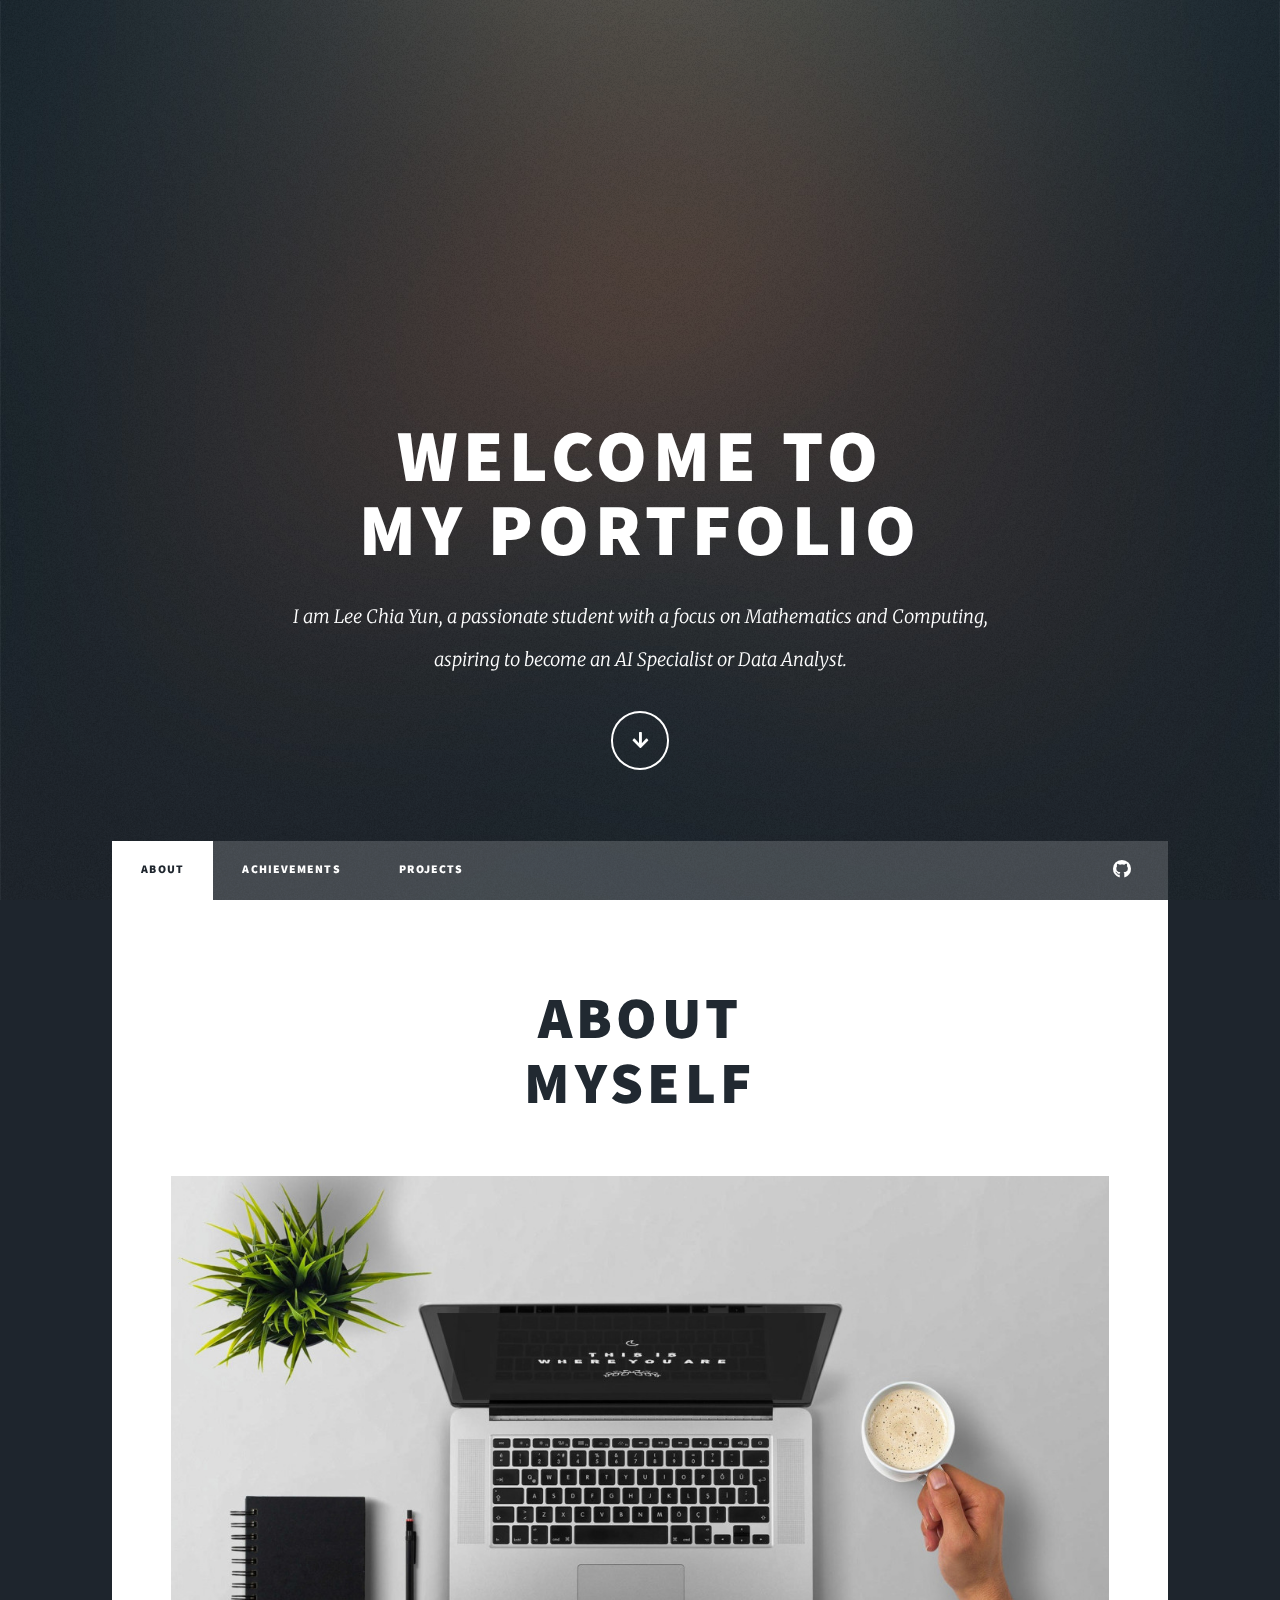
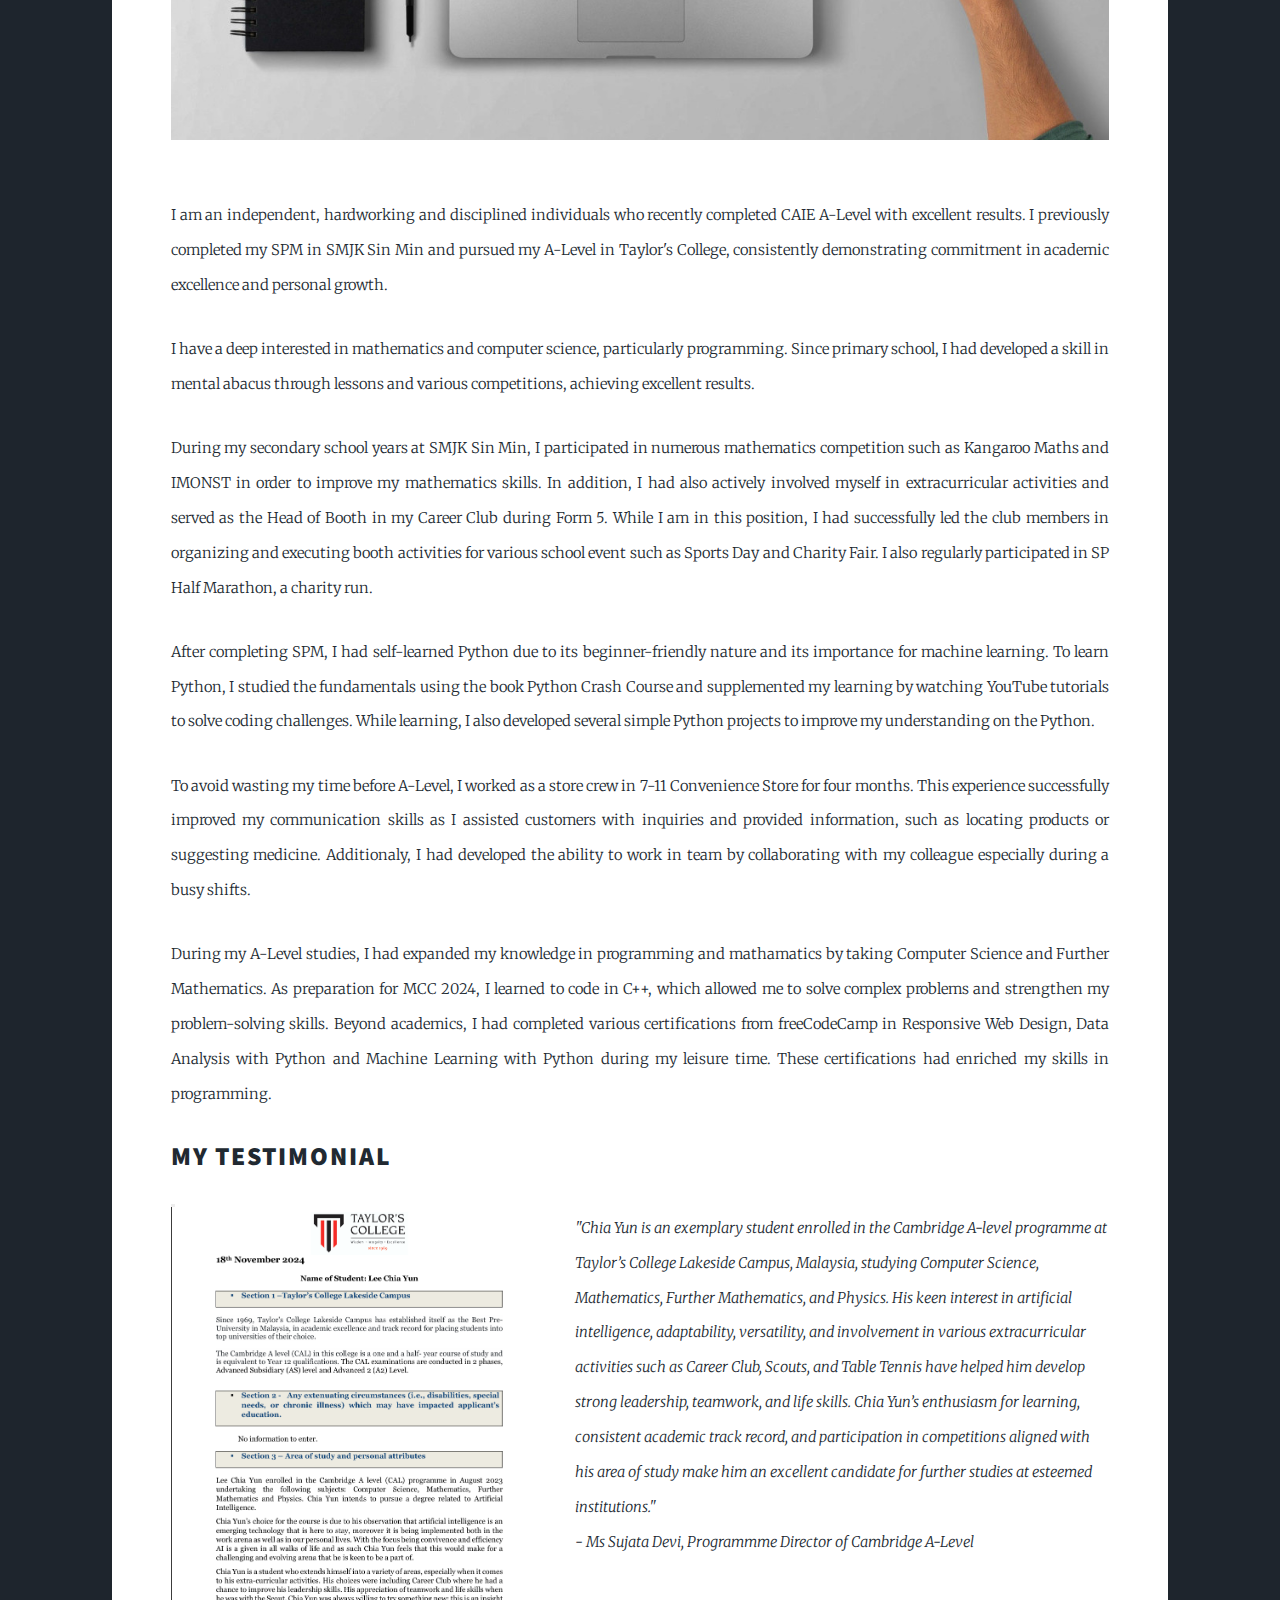
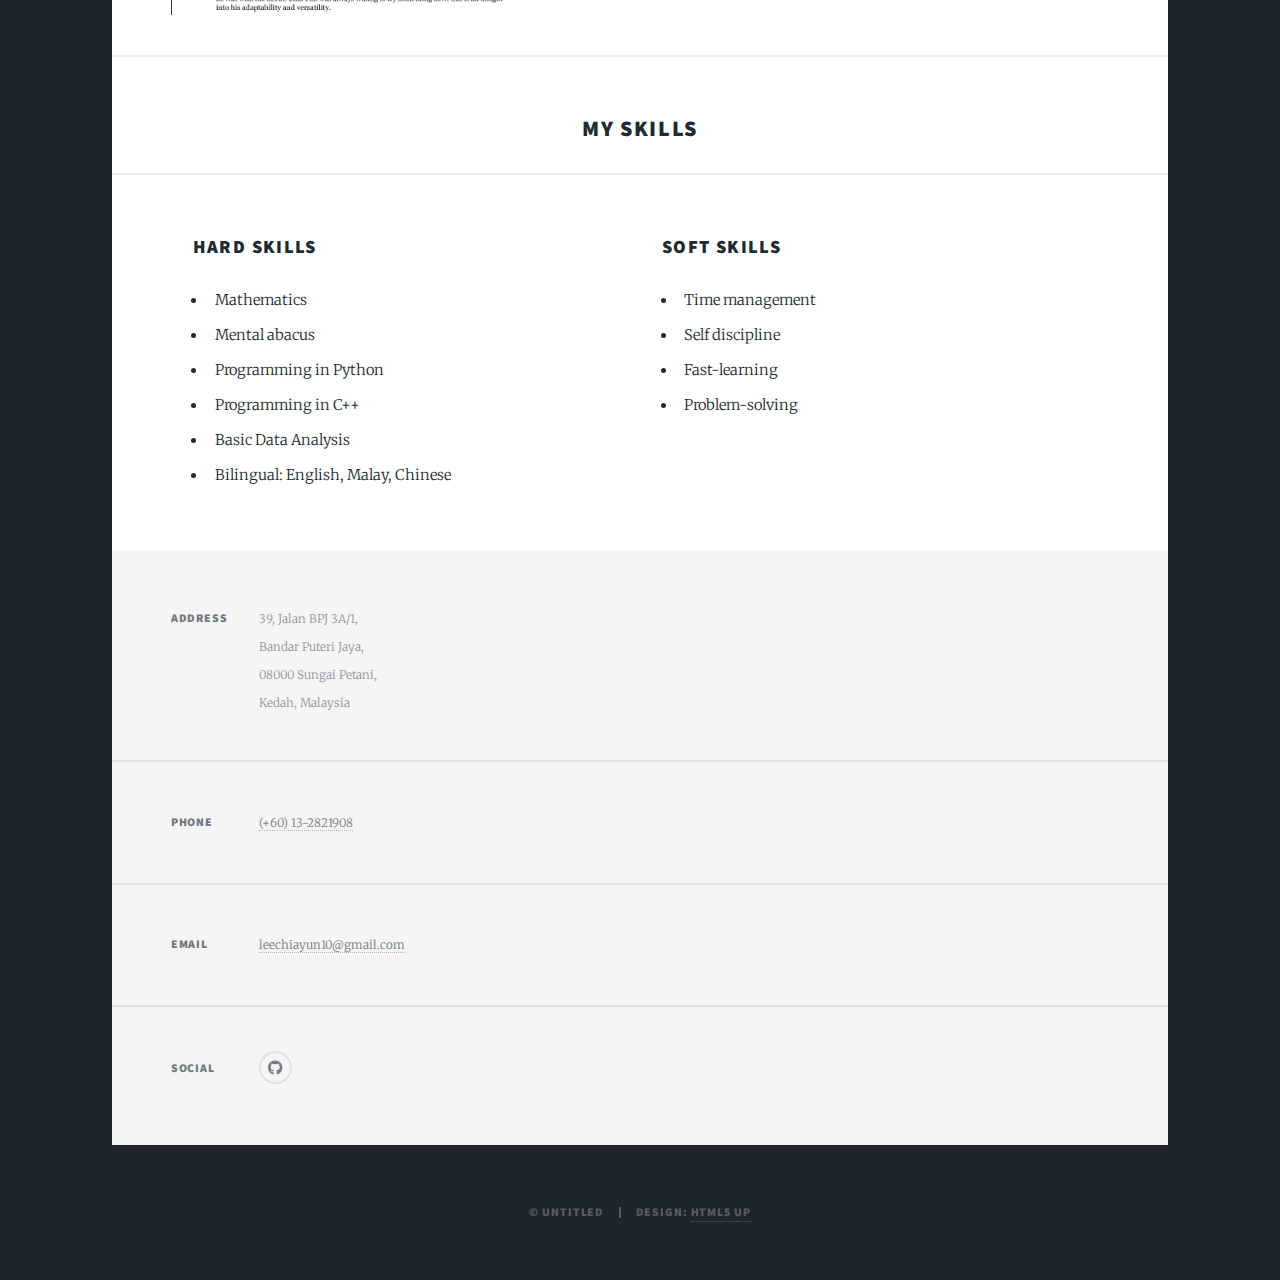
<file: index.html>
<!DOCTYPE HTML>
<!--
	Massively by HTML5 UP
	html5up.net | @ajlkn
	Free for personal and commercial use under the CCA 3.0 license (html5up.net/license)
-->
<html>
	<head>
		<title>About Me</title>
		<meta charset="utf-8" />
		<meta name="viewport" content="width=device-width, initial-scale=1, user-scalable=no" />
		<link rel="stylesheet" href="assets/css/main.css" />
		<noscript><link rel="stylesheet" href="assets/css/noscript.css" /></noscript>
	</head>
	<body class="is-preload">

		<!-- Wrapper -->
			<div id="wrapper">

				<!-- Intro -->
				<div id="intro">
					<h1>Welcome to<br />
					My Portfolio</h1>
					<p>I am Lee Chia Yun, a passionate student with a focus on Mathematics and Computing, <br />
						 aspiring to become an AI Specialist or Data Analyst.</p>
					<ul class="actions">
						<li><a href="#header" class="button icon solid solo fa-arrow-down scrolly">Continue</a></li>
					</ul>
				</div>

				<!-- Header -->
					<header id="header">
						<a href="index.html" class="logo">Lee Chia Yun</a>
					</header>

				<!-- Nav -->
					<nav id="nav">
						<ul class="links">
							<li class="active"><a href="index.html">About</a></li>
							<li><a href="achievements.html">Achievements</a></li>
							<li><a href="projects.html">Projects</a></li>
						</ul>
						<ul class="icons">
							<!-- <li><a href="#" class="icon brands fa-twitter"><span class="label">Twitter</span></a></li>
							<li><a href="#" class="icon brands fa-facebook-f"><span class="label">Facebook</span></a></li>
							<li><a href="#" class="icon brands fa-instagram"><span class="label">Instagram</span></a></li> -->
							<li><a href="https://github.com/kelvin0520lcy" target="_blank" class="icon brands fa-github"><span class="label">GitHub</span></a></li>
						</ul>
					</nav>

				<!-- Main -->
					<div id="main">

						<!-- Post -->
							<section class="post">
								<header class="major">
									<h1>About<br />
									Myself</h1>
									<p>
									</p>
								</header>
								<div class="image main"><img src="images\PortfolioImage.jpg" alt="" /></div>
								<p>
									I am an independent, hardworking and disciplined individuals who recently completed
									CAIE A-Level with excellent results. I previously completed my SPM in SMJK Sin Min and
									pursued my A-Level in Taylor's College, consistently demonstrating commitment in
									academic excellence and personal growth.
								</p>
								<p>
									I have a deep interested in mathematics and computer science, particularly programming. Since
									primary school, I had developed a skill in mental abacus through lessons and various competitions,
									achieving excellent results.  
								</p>
								<p>
									During my secondary school years at SMJK Sin Min, I participated in numerous mathematics competition
									such as Kangaroo Maths and IMONST in order to improve my mathematics skills. In addition, I had also 
									actively involved myself in extracurricular activities and served as the Head of Booth in my 
									Career Club during Form 5. While I am in this position, I had successfully
									led the club members in organizing and executing booth activities for various school event such as Sports Day
									and Charity Fair. I also regularly participated in SP Half Marathon, a charity run. 
								</p>
								<p>
									After completing SPM, I had self-learned Python due to its beginner-friendly nature and its importance
									for machine learning. To learn Python, I studied the fundamentals using the book Python Crash Course
									and supplemented my learning by watching YouTube tutorials to solve coding challenges.
									While learning, I also developed several simple Python projects to improve my understanding
									on the Python.
								</p>
								<p>
									To avoid wasting my time before A-Level, I worked as a store crew in 7-11 Convenience Store for four months. 
									This experience successfully improved my communication skills as I assisted customers with inquiries and provided
									information, such as locating products or suggesting medicine. Additionaly, I had developed the ability to
									work in team by collaborating with my colleague especially during a busy shifts. 
								</p>
								<p>
									During my A-Level studies, I had expanded my knowledge in programming and mathamatics by taking Computer Science and 
									Further Mathematics. As preparation for MCC 2024, I learned to code in C++, which allowed me to solve complex problems
									and strengthen my problem-solving skills. Beyond academics, I had completed various certifications from
									freeCodeCamp in Responsive Web Design, Data Analysis with Python and Machine Learning with Python during my leisure time. 
									These certifications had enriched my skills in programming.
								</p>
								<h2><a href="images\Testimonial Lee Chia Yun.pdf" target="_blank">My Testimonial</a></h2>
								<p>
									<span class="image left"><a href="images\Testimonial Lee Chia Yun.pdf" target="_blank"><img src="images\Testimonial1.png" alt="" /></a></span>
									<blockquote>
										"Chia Yun is an exemplary student enrolled in the Cambridge A-level programme at Taylor’s College Lakeside Campus, Malaysia, 
										studying Computer Science, Mathematics, Further Mathematics, and Physics. His keen interest in artificial intelligence, adaptability, versatility, 
										and involvement in various extracurricular activities such as Career Club, Scouts, and Table Tennis have helped him develop strong leadership, 
										teamwork, and life skills. Chia Yun’s enthusiasm for learning, consistent academic track record, and participation in competitions 
										aligned with his area of study make him an excellent candidate for further studies at esteemed institutions."<br />
										<cite>- Ms Sujata Devi, Programmme Director of Cambridge A-Level</cite>
									</blockquote>
								</p>
							</section>

							<h2 class="middle">My Skills</h2>
							<div class="row">
								<div class="col-6 col-12-small">
		
									<h3>Hard Skills</h3>
									<ul>
										<li>Mathematics</li>
										<li>Mental abacus</li>
										<li>Programming in Python</li>
										<li>Programming in C++</li>
										<li>Basic Data Analysis</li>
										<li>Bilingual: English, Malay, Chinese</li>
									</ul>

								</div>
								<div class="col-6 col-12-small">
									<h3>Soft Skills</h3>
									<ul>
										<li>Time management</li>
										<li>Self discipline</li>
										<li>Fast-learning</li>
										<li>Problem-solving</li>
									</ul>
								</div>
							</div>
					</div>

				<!-- Footer -->
				<footer id="footer">
					<section class="split contact">
						<section class="alt">
							<h3>Address</h3>
							<p>39, Jalan BPJ 3A/1,<br />
							   Bandar Puteri Jaya, <br />
							   08000 Sungai Petani, <br />
							   Kedah, Malaysia</p>
						</section>
						<section>
							<h3>Phone</h3>
							<p><a href="#">(+60) 13-2821908</a></p>
						</section>
						<section>
							<h3>Email</h3>
							<p><a href="#">leechiayun10@gmail.com</a></p>
						</section>
						<section>
							<h3>Social</h3>
							<ul class="icons alt">
								<!-- <li><a href="#" class="icon brands alt fa-twitter"><span class="label">Twitter</span></a></li>
								<li><a href="#" class="icon brands alt fa-facebook-f"><span class="label">Facebook</span></a></li>
								<li><a href="#" class="icon brands alt fa-instagram"><span class="label">Instagram</span></a></li> -->
								<li><a href="https://github.com/kelvin0520lcy" target="_blank" class="icon brands alt fa-github"><span class="label">GitHub</span></a></li>
							</ul>
						</section>
					</section>
				</footer>

				<!-- Copyright -->
					<div id="copyright">
						<ul><li>&copy; Untitled</li><li>Design: <a href="https://html5up.net">HTML5 UP</a></li></ul>
					</div>

			</div>

		<!-- Scripts -->
			<script src="assets/js/jquery.min.js"></script>
			<script src="assets/js/jquery.scrollex.min.js"></script>
			<script src="assets/js/jquery.scrolly.min.js"></script>
			<script src="assets/js/browser.min.js"></script>
			<script src="assets/js/breakpoints.min.js"></script>
			<script src="assets/js/util.js"></script>
			<script src="assets/js/main.js"></script>

	</body>
</html>
</file>
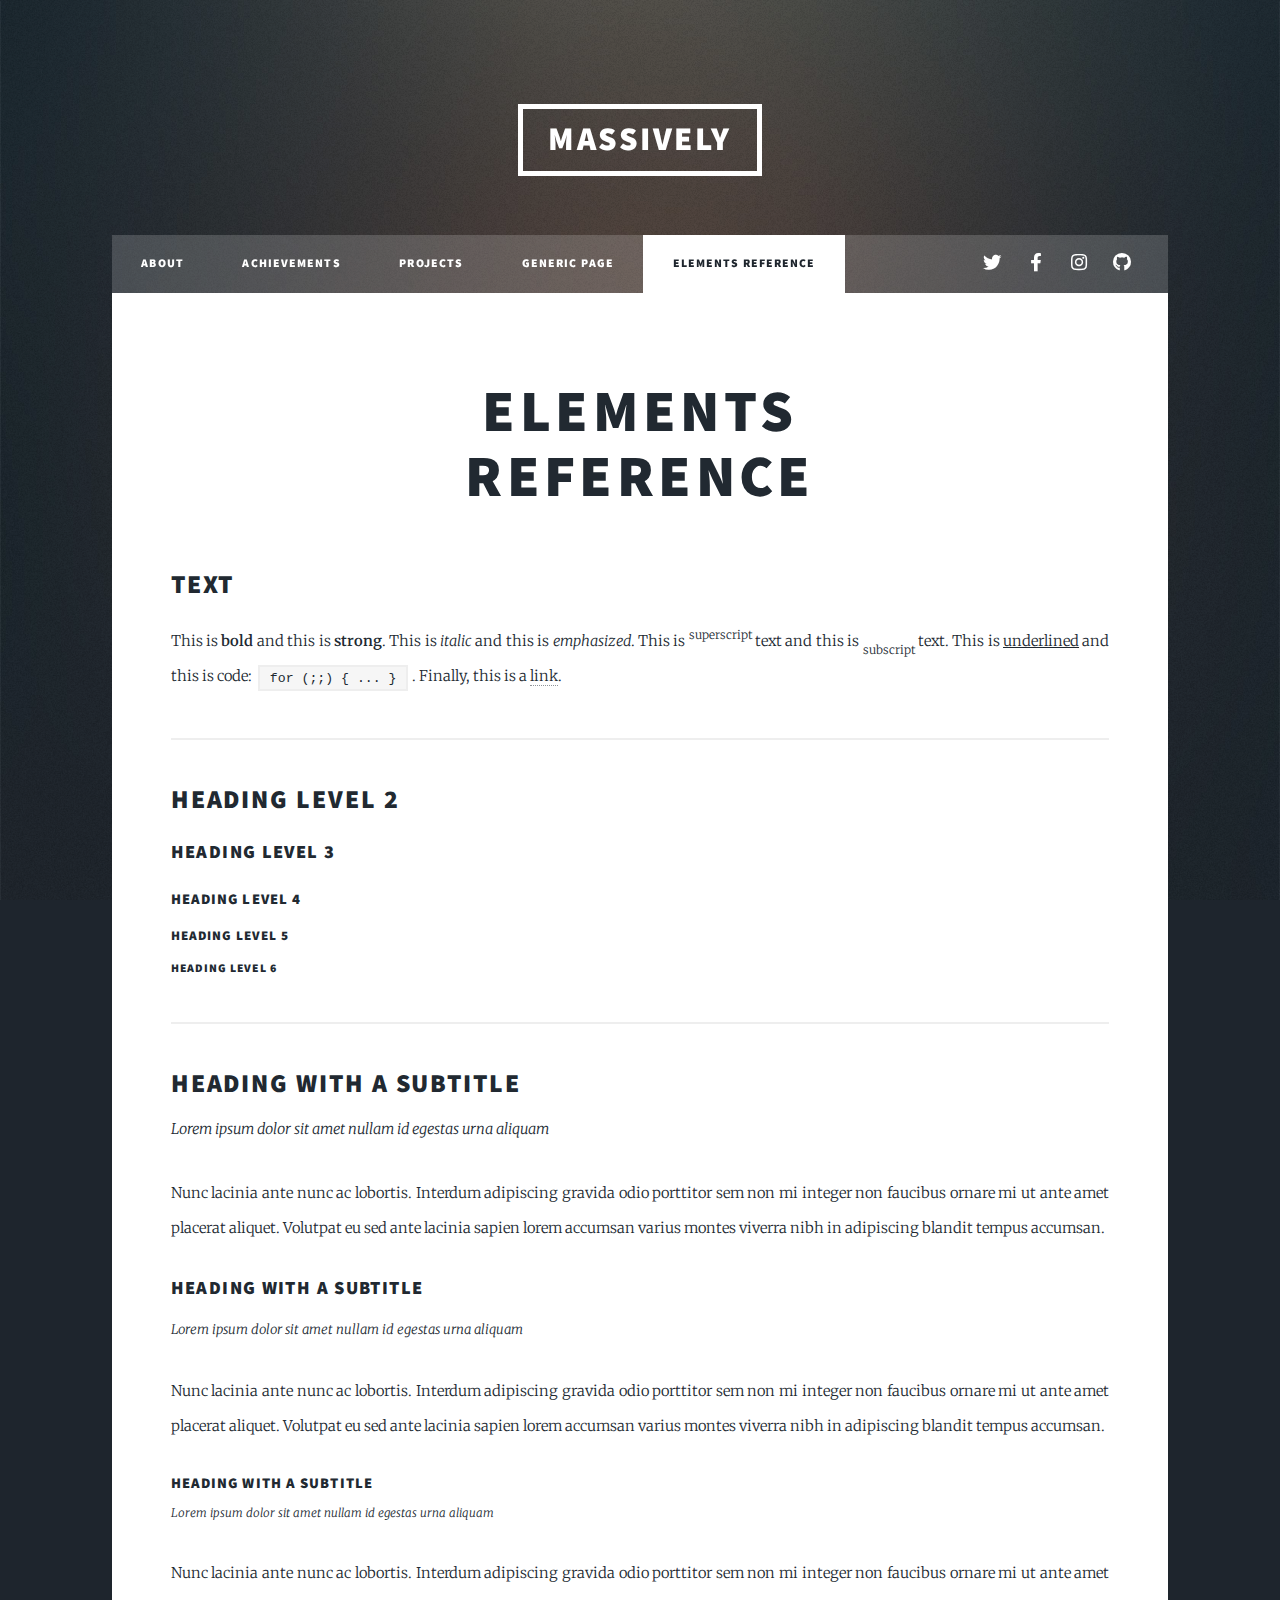
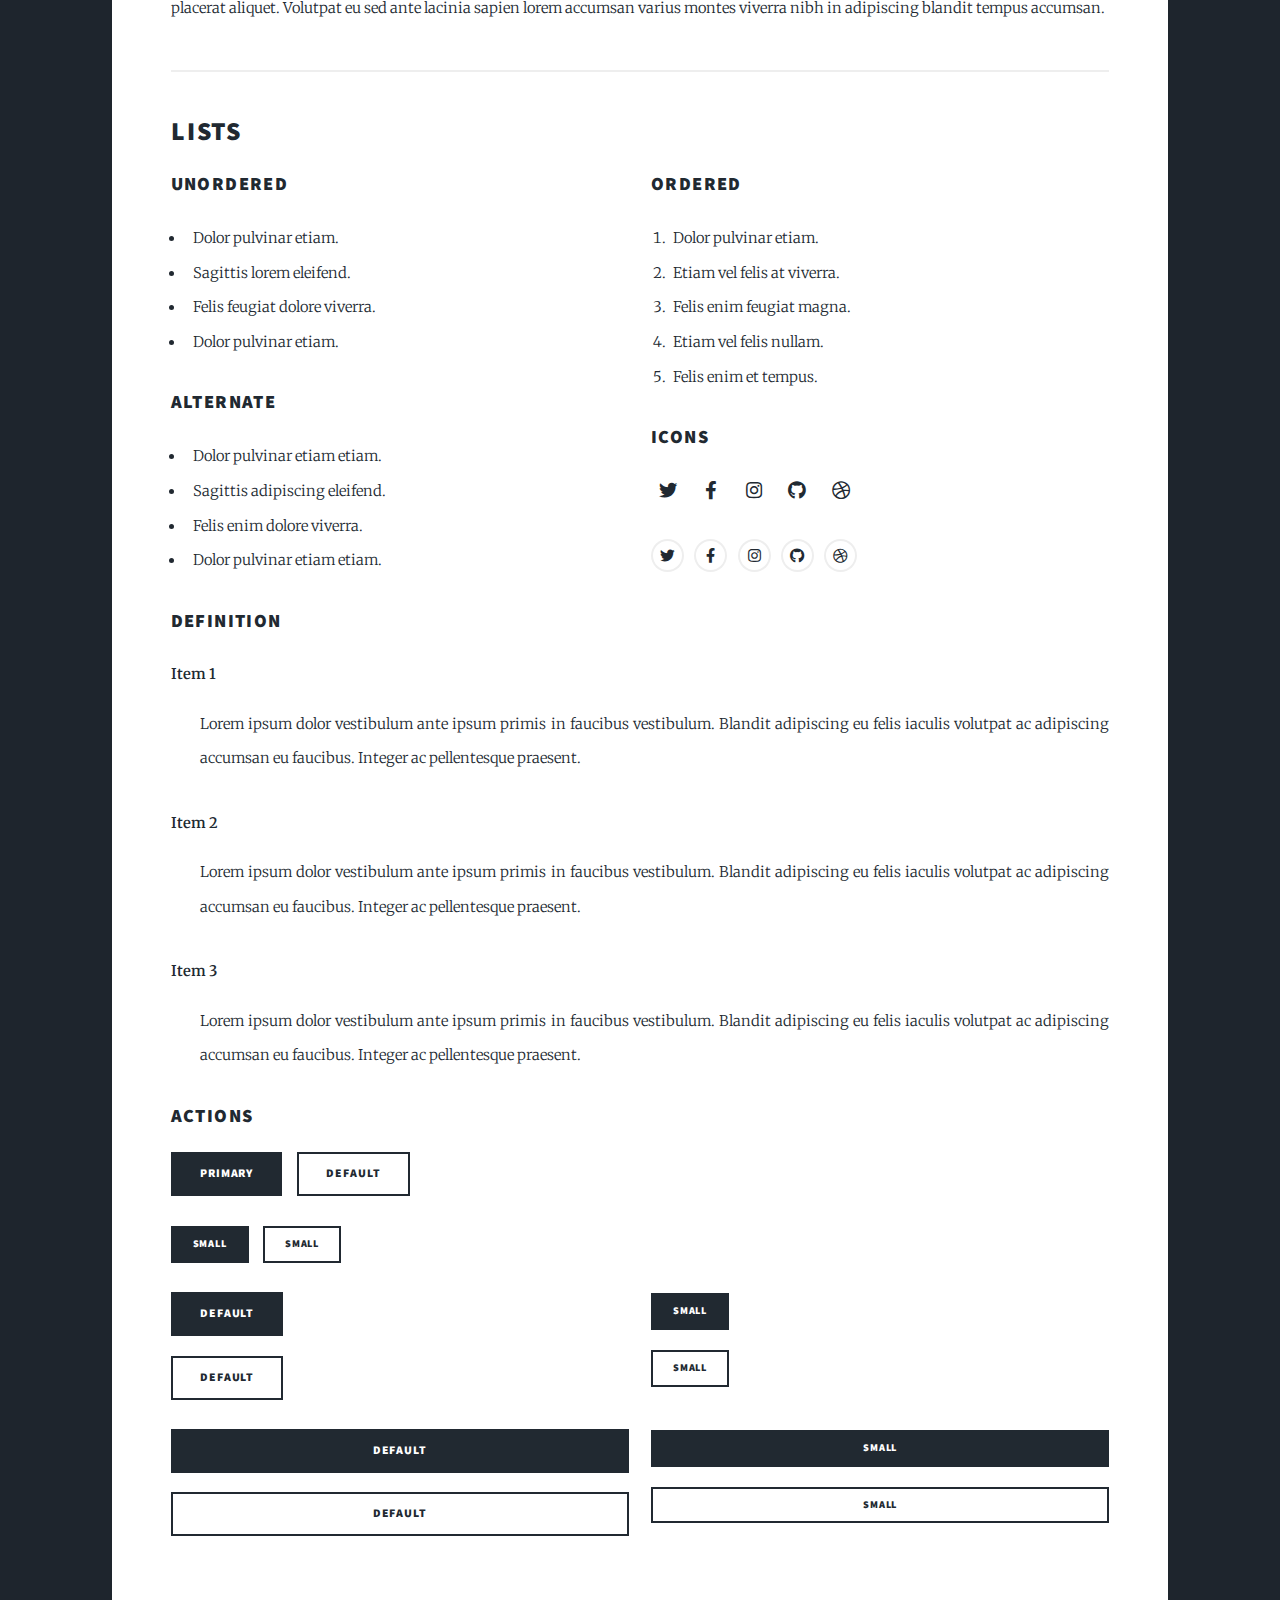
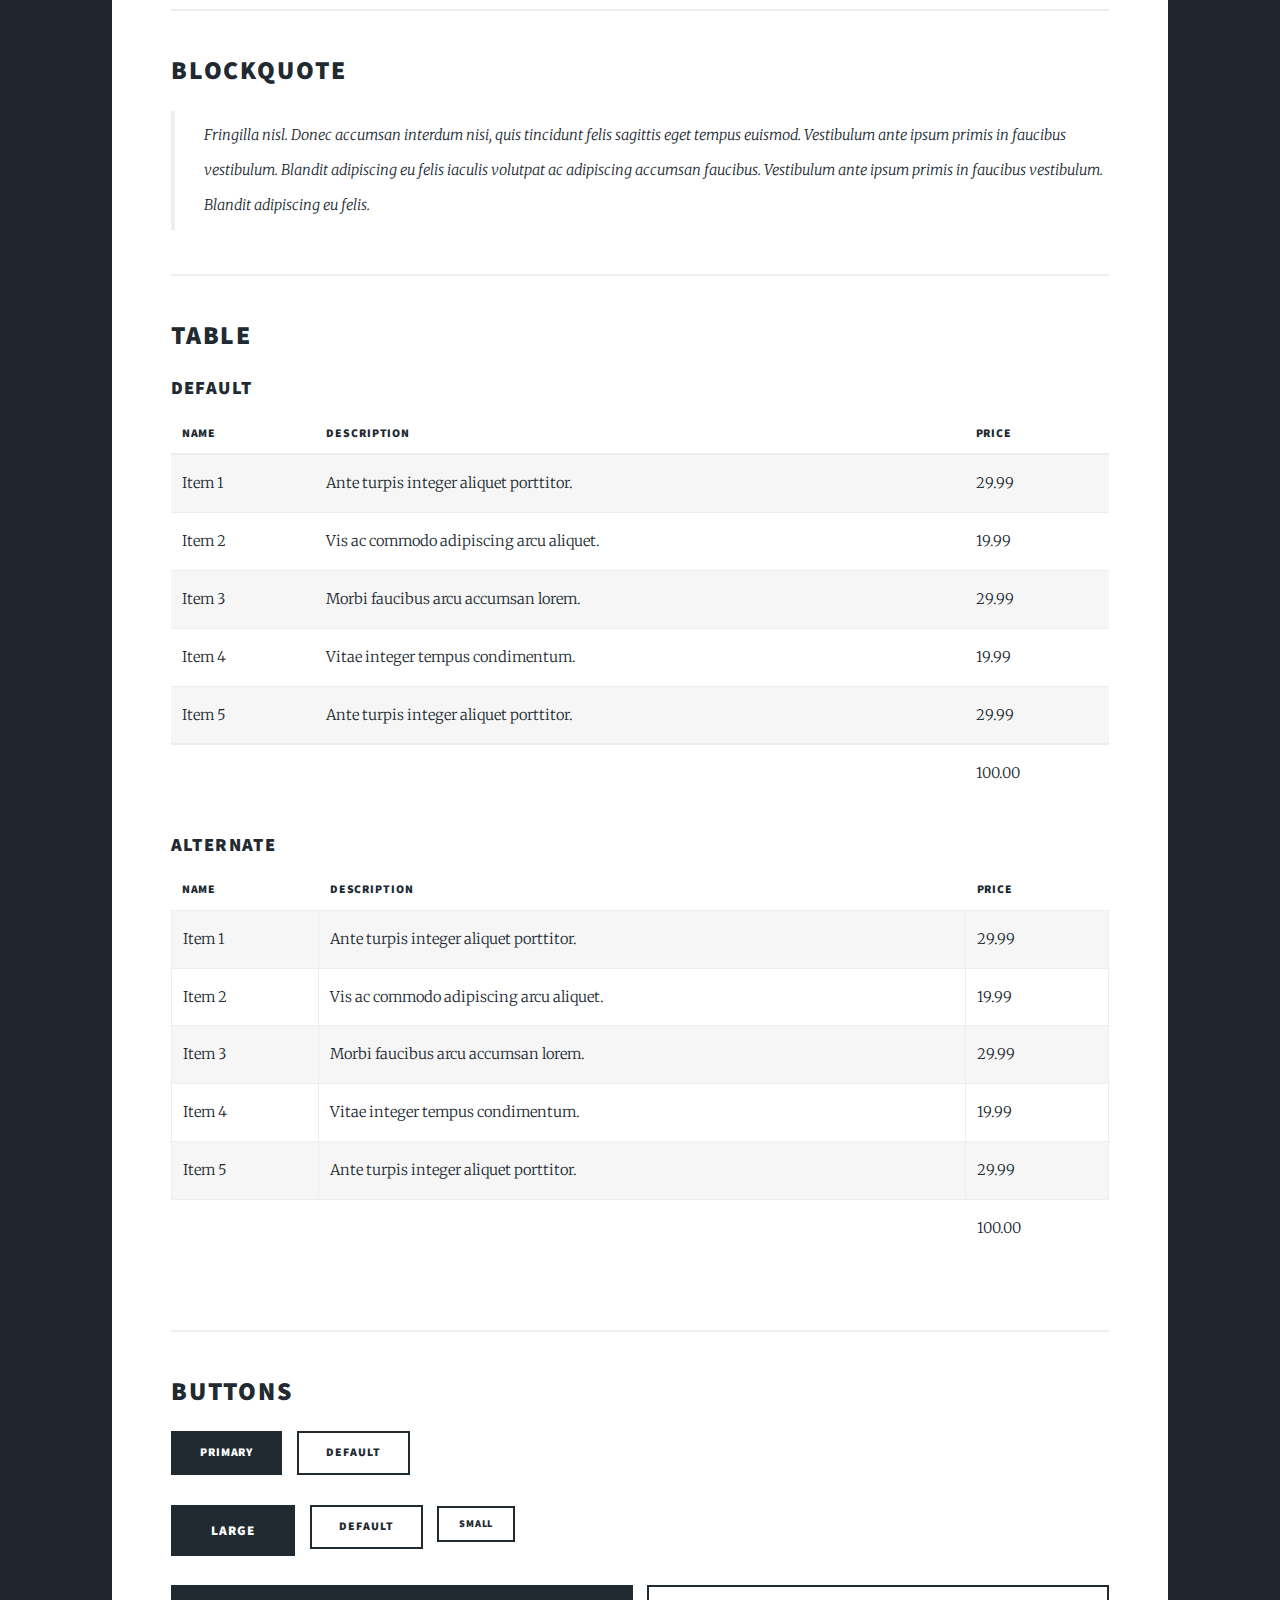
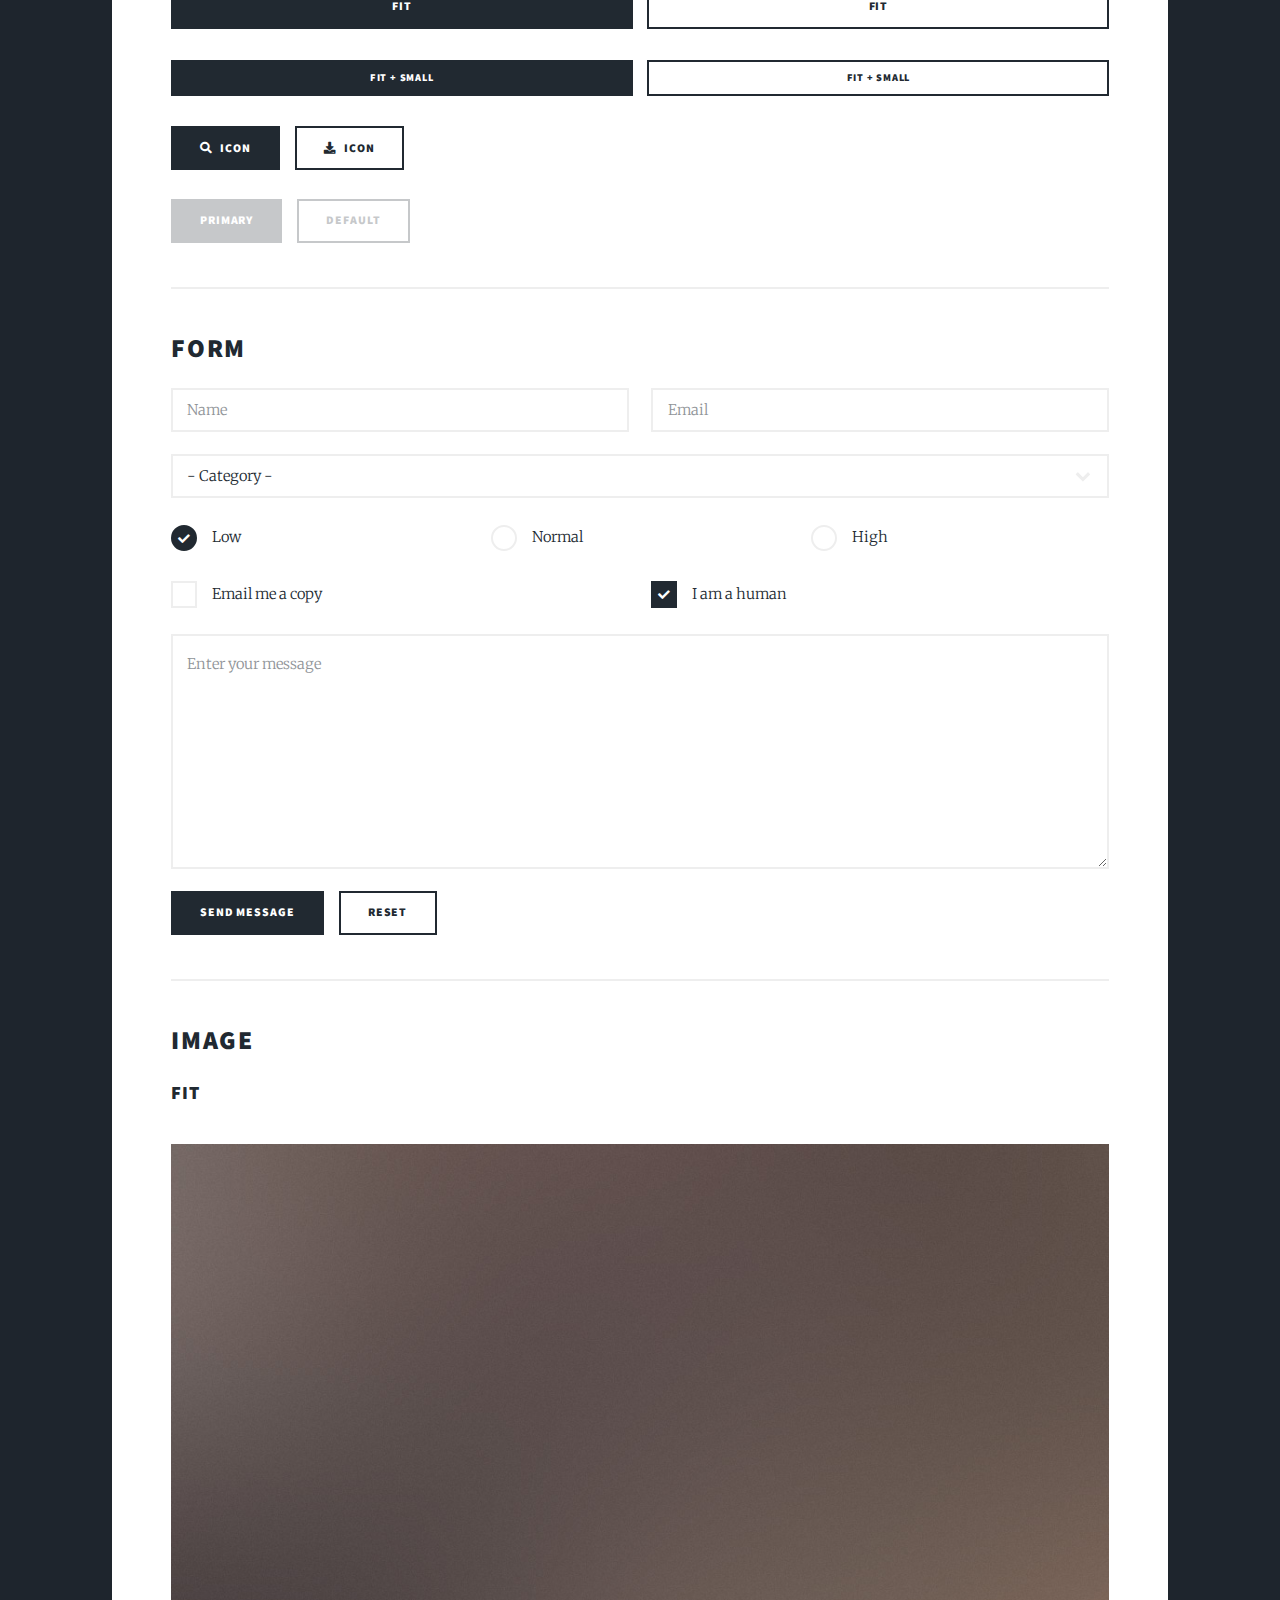
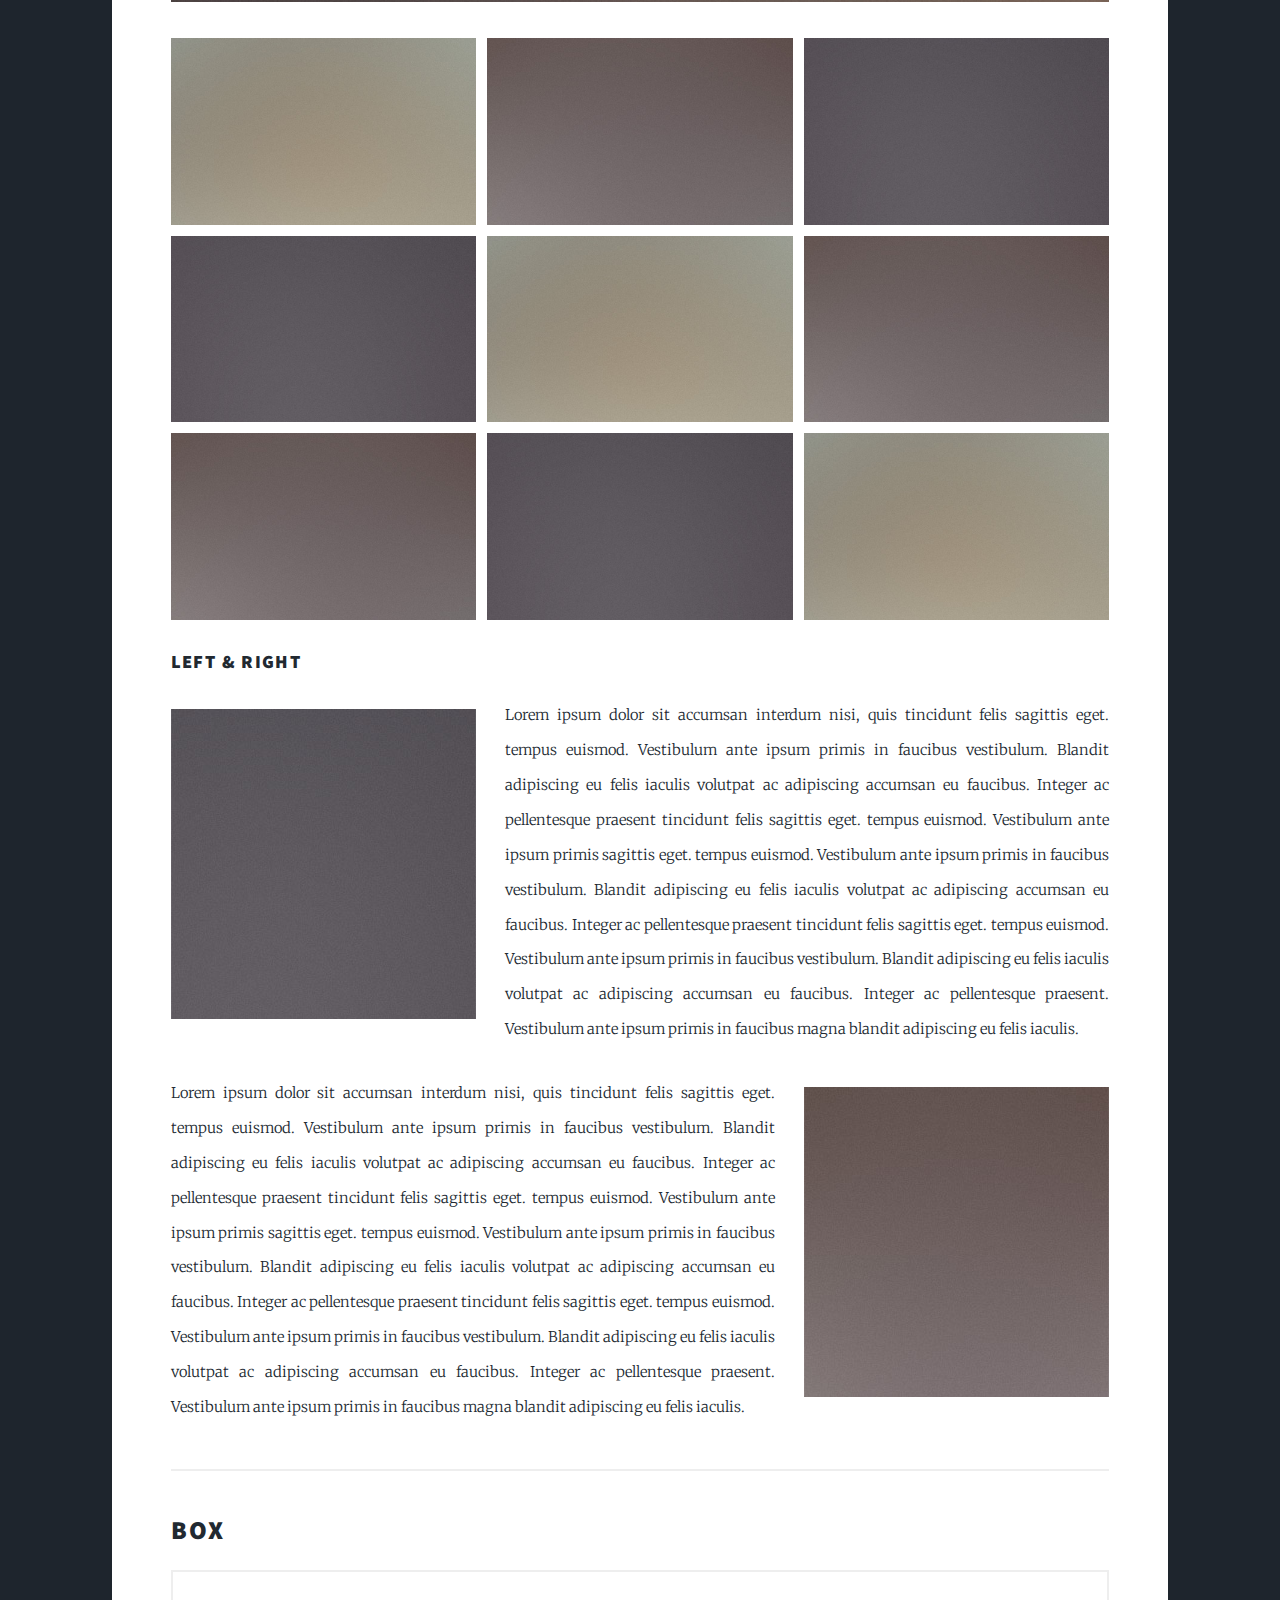
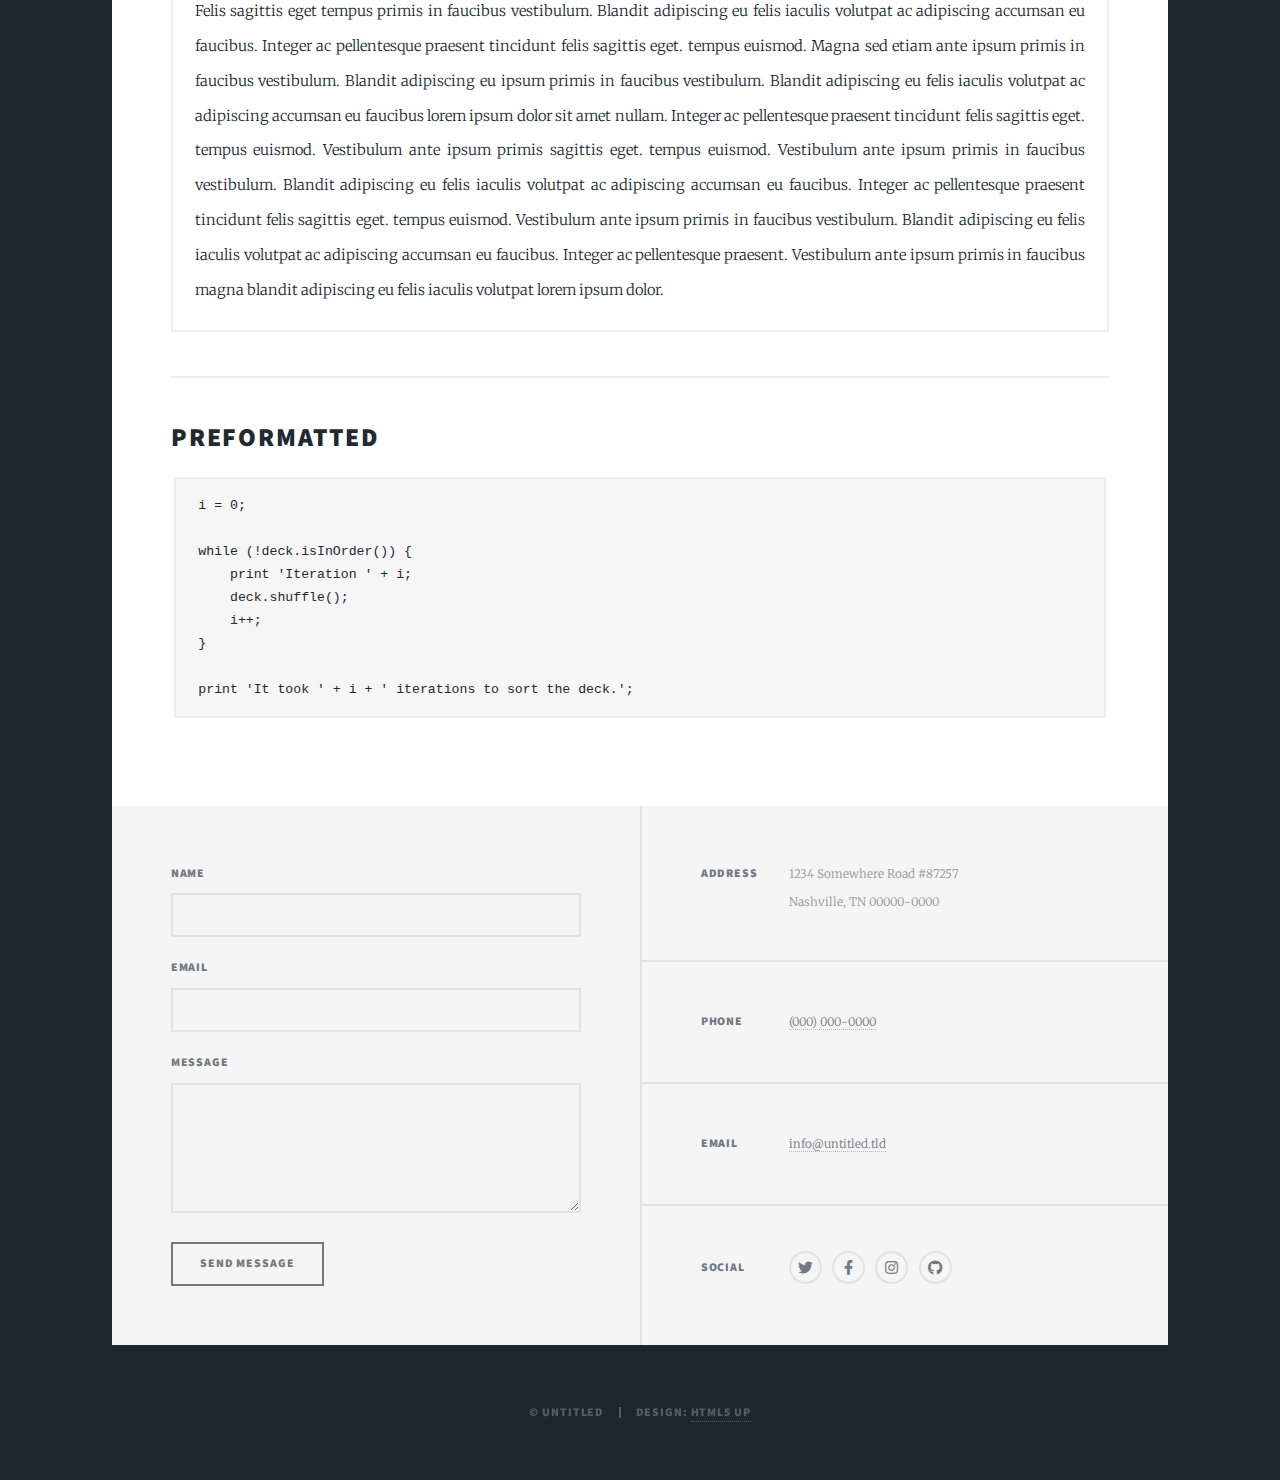
<file: elements.html>
<!DOCTYPE HTML>
<!--
	Massively by HTML5 UP
	html5up.net | @ajlkn
	Free for personal and commercial use under the CCA 3.0 license (html5up.net/license)
-->
<html>
	<head>
		<title>Elements Reference - Massively by HTML5 UP</title>
		<meta charset="utf-8" />
		<meta name="viewport" content="width=device-width, initial-scale=1, user-scalable=no" />
		<link rel="stylesheet" href="assets/css/main.css" />
		<noscript><link rel="stylesheet" href="assets/css/noscript.css" /></noscript>
	</head>
	<body class="is-preload">

		<!-- Wrapper -->
			<div id="wrapper">

				<!-- Header -->
					<header id="header">
						<a href="index.html" class="logo">Massively</a>
					</header>

				<!-- Nav -->
					<nav id="nav">
						<ul class="links">
							<li><a href="index.html">About</a></li>
							<li><a href="achievements.html">Achievements</a></li>
							<li><a href="projects.html">Projects</a></li>
							<li><a href="generic.html">Generic Page</a></li>
							<li class="active"><a href="elements.html">Elements Reference</a></li>
						</ul>
						<ul class="icons">
							<li><a href="#" class="icon brands fa-twitter"><span class="label">Twitter</span></a></li>
							<li><a href="#" class="icon brands fa-facebook-f"><span class="label">Facebook</span></a></li>
							<li><a href="#" class="icon brands fa-instagram"><span class="label">Instagram</span></a></li>
							<li><a href="#" class="icon brands fa-github"><span class="label">GitHub</span></a></li>
						</ul>
					</nav>

				<!-- Main -->
					<div id="main">

						<!-- Post -->
							<section class="post">
								<header class="major">
									<h1>Elements<br />
									Reference</h1>
								</header>

								<!-- Text stuff -->
									<h2>Text</h2>
									<p>This is <b>bold</b> and this is <strong>strong</strong>. This is <i>italic</i> and this is <em>emphasized</em>.
									This is <sup>superscript</sup> text and this is <sub>subscript</sub> text.
									This is <u>underlined</u> and this is code: <code>for (;;) { ... }</code>.
									Finally, this is a <a href="#">link</a>.</p>
									<hr />
									<h2>Heading Level 2</h2>
									<h3>Heading Level 3</h3>
									<h4>Heading Level 4</h4>
									<h5>Heading Level 5</h5>
									<h6>Heading Level 6</h6>
									<hr />
									<header>
										<h2>Heading with a Subtitle</h2>
										<p>Lorem ipsum dolor sit amet nullam id egestas urna aliquam</p>
									</header>
									<p>Nunc lacinia ante nunc ac lobortis. Interdum adipiscing gravida odio porttitor sem non mi integer non faucibus ornare mi ut ante amet placerat aliquet. Volutpat eu sed ante lacinia sapien lorem accumsan varius montes viverra nibh in adipiscing blandit tempus accumsan.</p>
									<header>
										<h3>Heading with a Subtitle</h3>
										<p>Lorem ipsum dolor sit amet nullam id egestas urna aliquam</p>
									</header>
									<p>Nunc lacinia ante nunc ac lobortis. Interdum adipiscing gravida odio porttitor sem non mi integer non faucibus ornare mi ut ante amet placerat aliquet. Volutpat eu sed ante lacinia sapien lorem accumsan varius montes viverra nibh in adipiscing blandit tempus accumsan.</p>
									<header>
										<h4>Heading with a Subtitle</h4>
										<p>Lorem ipsum dolor sit amet nullam id egestas urna aliquam</p>
									</header>
									<p>Nunc lacinia ante nunc ac lobortis. Interdum adipiscing gravida odio porttitor sem non mi integer non faucibus ornare mi ut ante amet placerat aliquet. Volutpat eu sed ante lacinia sapien lorem accumsan varius montes viverra nibh in adipiscing blandit tempus accumsan.</p>

									<hr />

								<!-- Lists -->
									<h2>Lists</h2>
									<div class="row">
										<div class="col-6 col-12-small">

											<h3>Unordered</h3>
											<ul>
												<li>Dolor pulvinar etiam.</li>
												<li>Sagittis lorem eleifend.</li>
												<li>Felis feugiat dolore viverra.</li>
												<li>Dolor pulvinar etiam.</li>
											</ul>

											<h3>Alternate</h3>
											<ul class="alt">
												<li>Dolor pulvinar etiam etiam.</li>
												<li>Sagittis adipiscing eleifend.</li>
												<li>Felis enim dolore viverra.</li>
												<li>Dolor pulvinar etiam etiam.</li>
											</ul>

										</div>
										<div class="col-6 col-12-small">

											<h3>Ordered</h3>
											<ol>
												<li>Dolor pulvinar etiam.</li>
												<li>Etiam vel felis at viverra.</li>
												<li>Felis enim feugiat magna.</li>
												<li>Etiam vel felis nullam.</li>
												<li>Felis enim et tempus.</li>
											</ol>

											<h3>Icons</h3>
											<ul class="icons">
												<li><a href="#" class="icon brands fa-twitter"><span class="label">Twitter</span></a></li>
												<li><a href="#" class="icon brands fa-facebook-f"><span class="label">Facebook</span></a></li>
												<li><a href="#" class="icon brands fa-instagram"><span class="label">Instagram</span></a></li>
												<li><a href="#" class="icon brands fa-github"><span class="label">Github</span></a></li>
												<li><a href="#" class="icon brands fa-dribbble"><span class="label">Dribbble</span></a></li>
											</ul>
											<ul class="icons alt">
												<li><a href="#" class="icon brands alt fa-twitter"><span class="label">Twitter</span></a></li>
												<li><a href="#" class="icon brands alt fa-facebook-f"><span class="label">Facebook</span></a></li>
												<li><a href="#" class="icon brands alt fa-instagram"><span class="label">Instagram</span></a></li>
												<li><a href="#" class="icon brands alt fa-github"><span class="label">Github</span></a></li>
												<li><a href="#" class="icon brands alt fa-dribbble"><span class="label">Dribbble</span></a></li>
											</ul>

										</div>
									</div>
									<h3>Definition</h3>
									<dl>
										<dt>Item 1</dt>
										<dd>
											<p>Lorem ipsum dolor vestibulum ante ipsum primis in faucibus vestibulum. Blandit adipiscing eu felis iaculis volutpat ac adipiscing accumsan eu faucibus. Integer ac pellentesque praesent.</p>
										</dd>
										<dt>Item 2</dt>
										<dd>
											<p>Lorem ipsum dolor vestibulum ante ipsum primis in faucibus vestibulum. Blandit adipiscing eu felis iaculis volutpat ac adipiscing accumsan eu faucibus. Integer ac pellentesque praesent.</p>
										</dd>
										<dt>Item 3</dt>
										<dd>
											<p>Lorem ipsum dolor vestibulum ante ipsum primis in faucibus vestibulum. Blandit adipiscing eu felis iaculis volutpat ac adipiscing accumsan eu faucibus. Integer ac pellentesque praesent.</p>
										</dd>
									</dl>

									<h3>Actions</h3>
									<ul class="actions">
										<li><a href="#" class="button primary">Primary</a></li>
										<li><a href="#" class="button">Default</a></li>
									</ul>
									<ul class="actions small">
										<li><a href="#" class="button primary small">Small</a></li>
										<li><a href="#" class="button small">Small</a></li>
									</ul>
									<div class="row">
										<div class="col-6 col-12-small">
											<ul class="actions stacked">
												<li><a href="#" class="button primary">Default</a></li>
												<li><a href="#" class="button">Default</a></li>
											</ul>
										</div>
										<div class="col-6 col-12-small">
											<ul class="actions stacked">
												<li><a href="#" class="button primary small">Small</a></li>
												<li><a href="#" class="button small">Small</a></li>
											</ul>
										</div>
									</div>
									<div class="row">
										<div class="col-6 col-12-small">
											<ul class="actions stacked">
												<li><a href="#" class="button primary fit">Default</a></li>
												<li><a href="#" class="button fit">Default</a></li>
											</ul>
										</div>
										<div class="col-6 col-12-small">
											<ul class="actions stacked">
												<li><a href="#" class="button primary small fit">Small</a></li>
												<li><a href="#" class="button small fit">Small</a></li>
											</ul>
										</div>
									</div>

									<hr />

								<!-- Blockquote -->
									<h2>Blockquote</h2>
									<blockquote>Fringilla nisl. Donec accumsan interdum nisi, quis tincidunt felis sagittis eget tempus euismod. Vestibulum ante ipsum primis in faucibus vestibulum. Blandit adipiscing eu felis iaculis volutpat ac adipiscing accumsan faucibus. Vestibulum ante ipsum primis in faucibus vestibulum. Blandit adipiscing eu felis.</blockquote>

									<hr />

								<!-- Table -->
									<h2>Table</h2>

									<h3>Default</h3>
									<div class="table-wrapper">
										<table>
											<thead>
												<tr>
													<th>Name</th>
													<th>Description</th>
													<th>Price</th>
												</tr>
											</thead>
											<tbody>
												<tr>
													<td>Item 1</td>
													<td>Ante turpis integer aliquet porttitor.</td>
													<td>29.99</td>
												</tr>
												<tr>
													<td>Item 2</td>
													<td>Vis ac commodo adipiscing arcu aliquet.</td>
													<td>19.99</td>
												</tr>
												<tr>
													<td>Item 3</td>
													<td> Morbi faucibus arcu accumsan lorem.</td>
													<td>29.99</td>
												</tr>
												<tr>
													<td>Item 4</td>
													<td>Vitae integer tempus condimentum.</td>
													<td>19.99</td>
												</tr>
												<tr>
													<td>Item 5</td>
													<td>Ante turpis integer aliquet porttitor.</td>
													<td>29.99</td>
												</tr>
											</tbody>
											<tfoot>
												<tr>
													<td colspan="2"></td>
													<td>100.00</td>
												</tr>
											</tfoot>
										</table>
									</div>

									<h3>Alternate</h3>
									<div class="table-wrapper">
										<table class="alt">
											<thead>
												<tr>
													<th>Name</th>
													<th>Description</th>
													<th>Price</th>
												</tr>
											</thead>
											<tbody>
												<tr>
													<td>Item 1</td>
													<td>Ante turpis integer aliquet porttitor.</td>
													<td>29.99</td>
												</tr>
												<tr>
													<td>Item 2</td>
													<td>Vis ac commodo adipiscing arcu aliquet.</td>
													<td>19.99</td>
												</tr>
												<tr>
													<td>Item 3</td>
													<td> Morbi faucibus arcu accumsan lorem.</td>
													<td>29.99</td>
												</tr>
												<tr>
													<td>Item 4</td>
													<td>Vitae integer tempus condimentum.</td>
													<td>19.99</td>
												</tr>
												<tr>
													<td>Item 5</td>
													<td>Ante turpis integer aliquet porttitor.</td>
													<td>29.99</td>
												</tr>
											</tbody>
											<tfoot>
												<tr>
													<td colspan="2"></td>
													<td>100.00</td>
												</tr>
											</tfoot>
										</table>
									</div>

									<hr />

								<!-- Buttons -->
									<h2>Buttons</h2>
									<ul class="actions">
										<li><a href="#" class="button primary">Primary</a></li>
										<li><a href="#" class="button">Default</a></li>
									</ul>
									<ul class="actions">
										<li><a href="#" class="button primary large">Large</a></li>
										<li><a href="#" class="button">Default</a></li>
										<li><a href="#" class="button small">Small</a></li>
									</ul>
									<ul class="actions fit">
										<li><a href="#" class="button primary fit">Fit</a></li>
										<li><a href="#" class="button fit">Fit</a></li>
									</ul>
									<ul class="actions fit small">
										<li><a href="#" class="button primary fit small">Fit + Small</a></li>
										<li><a href="#" class="button fit small">Fit + Small</a></li>
									</ul>
									<ul class="actions">
										<li><a href="#" class="button primary icon solid fa-search">Icon</a></li>
										<li><a href="#" class="button icon solid fa-download">Icon</a></li>
									</ul>
									<ul class="actions">
										<li><span class="button primary disabled">Primary</span></li>
										<li><span class="button disabled">Default</span></li>
									</ul>

									<hr />

								<!-- Form -->
									<h2>Form</h2>

									<form method="post" action="#">
										<div class="row gtr-uniform">
											<div class="col-6 col-12-xsmall">
												<input type="text" name="demo-name" id="demo-name" value="" placeholder="Name" />
											</div>
											<div class="col-6 col-12-xsmall">
												<input type="email" name="demo-email" id="demo-email" value="" placeholder="Email" />
											</div>
											<!-- Break -->
											<div class="col-12">
												<select name="demo-category" id="demo-category">
													<option value="">- Category -</option>
													<option value="1">Manufacturing</option>
													<option value="1">Shipping</option>
													<option value="1">Administration</option>
													<option value="1">Human Resources</option>
												</select>
											</div>
											<!-- Break -->
											<div class="col-4 col-12-small">
												<input type="radio" id="demo-priority-low" name="demo-priority" checked>
												<label for="demo-priority-low">Low</label>
											</div>
											<div class="col-4 col-12-small">
												<input type="radio" id="demo-priority-normal" name="demo-priority">
												<label for="demo-priority-normal">Normal</label>
											</div>
											<div class="col-4 col-12-small">
												<input type="radio" id="demo-priority-high" name="demo-priority">
												<label for="demo-priority-high">High</label>
											</div>
											<!-- Break -->
											<div class="col-6 col-12-small">
												<input type="checkbox" id="demo-copy" name="demo-copy">
												<label for="demo-copy">Email me a copy</label>
											</div>
											<div class="col-6 col-12-small">
												<input type="checkbox" id="demo-human" name="demo-human" checked>
												<label for="demo-human">I am a human</label>
											</div>
											<!-- Break -->
											<div class="col-12">
												<textarea name="demo-message" id="demo-message" placeholder="Enter your message" rows="6"></textarea>
											</div>
											<!-- Break -->
											<div class="col-12">
												<ul class="actions">
													<li><input type="submit" value="Send Message" class="primary" /></li>
													<li><input type="reset" value="Reset" /></li>
												</ul>
											</div>
										</div>
									</form>

									<hr />

								<!-- Image -->
									<h2>Image</h2>

									<h3>Fit</h3>
									<span class="image fit"><img src="images/pic01.jpg" alt="" /></span>
									<div class="box alt">
										<div class="row gtr-50 gtr-uniform">
											<div class="col-4"><span class="image fit"><img src="images/pic02.jpg" alt="" /></span></div>
											<div class="col-4"><span class="image fit"><img src="images/pic03.jpg" alt="" /></span></div>
											<div class="col-4"><span class="image fit"><img src="images/pic04.jpg" alt="" /></span></div>
											<!-- Break -->
											<div class="col-4"><span class="image fit"><img src="images/pic04.jpg" alt="" /></span></div>
											<div class="col-4"><span class="image fit"><img src="images/pic02.jpg" alt="" /></span></div>
											<div class="col-4"><span class="image fit"><img src="images/pic03.jpg" alt="" /></span></div>
											<!-- Break -->
											<div class="col-4"><span class="image fit"><img src="images/pic03.jpg" alt="" /></span></div>
											<div class="col-4"><span class="image fit"><img src="images/pic04.jpg" alt="" /></span></div>
											<div class="col-4"><span class="image fit"><img src="images/pic02.jpg" alt="" /></span></div>
										</div>
									</div>

									<h3>Left &amp; Right</h3>
									<p><span class="image left"><img src="images/pic08.jpg" alt="" /></span>Lorem ipsum dolor sit accumsan interdum nisi, quis tincidunt felis sagittis eget. tempus euismod. Vestibulum ante ipsum primis in faucibus vestibulum. Blandit adipiscing eu felis iaculis volutpat ac adipiscing accumsan eu faucibus. Integer ac pellentesque praesent tincidunt felis sagittis eget. tempus euismod. Vestibulum ante ipsum primis sagittis eget. tempus euismod. Vestibulum ante ipsum primis in faucibus vestibulum. Blandit adipiscing eu felis iaculis volutpat ac adipiscing accumsan eu faucibus. Integer ac pellentesque praesent tincidunt felis sagittis eget. tempus euismod. Vestibulum ante ipsum primis in faucibus vestibulum. Blandit adipiscing eu felis iaculis volutpat ac adipiscing accumsan eu faucibus. Integer ac pellentesque praesent. Vestibulum ante ipsum primis in faucibus magna blandit adipiscing eu felis iaculis.</p>
									<p><span class="image right"><img src="images/pic09.jpg" alt="" /></span>Lorem ipsum dolor sit accumsan interdum nisi, quis tincidunt felis sagittis eget. tempus euismod. Vestibulum ante ipsum primis in faucibus vestibulum. Blandit adipiscing eu felis iaculis volutpat ac adipiscing accumsan eu faucibus. Integer ac pellentesque praesent tincidunt felis sagittis eget. tempus euismod. Vestibulum ante ipsum primis sagittis eget. tempus euismod. Vestibulum ante ipsum primis in faucibus vestibulum. Blandit adipiscing eu felis iaculis volutpat ac adipiscing accumsan eu faucibus. Integer ac pellentesque praesent tincidunt felis sagittis eget. tempus euismod. Vestibulum ante ipsum primis in faucibus vestibulum. Blandit adipiscing eu felis iaculis volutpat ac adipiscing accumsan eu faucibus. Integer ac pellentesque praesent. Vestibulum ante ipsum primis in faucibus magna blandit adipiscing eu felis iaculis.</p>

									<hr />

								<!-- Box -->
									<h2>Box</h2>
									<div class="box">
										<p>Felis sagittis eget tempus primis in faucibus vestibulum. Blandit adipiscing eu felis iaculis volutpat ac adipiscing accumsan eu faucibus. Integer ac pellentesque praesent tincidunt felis sagittis eget. tempus euismod. Magna sed etiam ante ipsum primis in faucibus vestibulum. Blandit adipiscing eu ipsum primis in faucibus vestibulum. Blandit adipiscing eu felis iaculis volutpat ac adipiscing accumsan eu faucibus lorem ipsum dolor sit amet nullam. Integer ac pellentesque praesent tincidunt felis sagittis eget. tempus euismod. Vestibulum ante ipsum primis sagittis eget. tempus euismod. Vestibulum ante ipsum primis in faucibus vestibulum. Blandit adipiscing eu felis iaculis volutpat ac adipiscing accumsan eu faucibus. Integer ac pellentesque praesent tincidunt felis sagittis eget. tempus euismod. Vestibulum ante ipsum primis in faucibus vestibulum. Blandit adipiscing eu felis iaculis volutpat ac adipiscing accumsan eu faucibus. Integer ac pellentesque praesent. Vestibulum ante ipsum primis in faucibus magna blandit adipiscing eu felis iaculis volutpat lorem ipsum dolor.</p>
									</div>

									<hr />

								<!-- Preformatted Code -->
									<h2>Preformatted</h2>
									<pre><code>i = 0;

while (!deck.isInOrder()) {
    print 'Iteration ' + i;
    deck.shuffle();
    i++;
}

print 'It took ' + i + ' iterations to sort the deck.';
</code></pre>

							</section>

					</div>

				<!-- Footer -->
					<footer id="footer">
						<section>
							<form method="post" action="#">
								<div class="fields">
									<div class="field">
										<label for="name">Name</label>
										<input type="text" name="name" id="name" />
									</div>
									<div class="field">
										<label for="email">Email</label>
										<input type="text" name="email" id="email" />
									</div>
									<div class="field">
										<label for="message">Message</label>
										<textarea name="message" id="message" rows="3"></textarea>
									</div>
								</div>
								<ul class="actions">
									<li><input type="submit" value="Send Message" /></li>
								</ul>
							</form>
						</section>
						<section class="split contact">
							<section class="alt">
								<h3>Address</h3>
								<p>1234 Somewhere Road #87257<br />
								Nashville, TN 00000-0000</p>
							</section>
							<section>
								<h3>Phone</h3>
								<p><a href="#">(000) 000-0000</a></p>
							</section>
							<section>
								<h3>Email</h3>
								<p><a href="#">info@untitled.tld</a></p>
							</section>
							<section>
								<h3>Social</h3>
								<ul class="icons alt">
									<li><a href="#" class="icon brands alt fa-twitter"><span class="label">Twitter</span></a></li>
									<li><a href="#" class="icon brands alt fa-facebook-f"><span class="label">Facebook</span></a></li>
									<li><a href="#" class="icon brands alt fa-instagram"><span class="label">Instagram</span></a></li>
									<li><a href="#" class="icon brands alt fa-github"><span class="label">GitHub</span></a></li>
								</ul>
							</section>
						</section>
					</footer>

				<!-- Copyright -->
					<div id="copyright">
						<ul><li>&copy; Untitled</li><li>Design: <a href="https://html5up.net">HTML5 UP</a></li></ul>
					</div>

			</div>

		<!-- Scripts -->
			<script src="assets/js/jquery.min.js"></script>
			<script src="assets/js/jquery.scrollex.min.js"></script>
			<script src="assets/js/jquery.scrolly.min.js"></script>
			<script src="assets/js/browser.min.js"></script>
			<script src="assets/js/breakpoints.min.js"></script>
			<script src="assets/js/util.js"></script>
			<script src="assets/js/main.js"></script>

	</body>
</html>
</file>
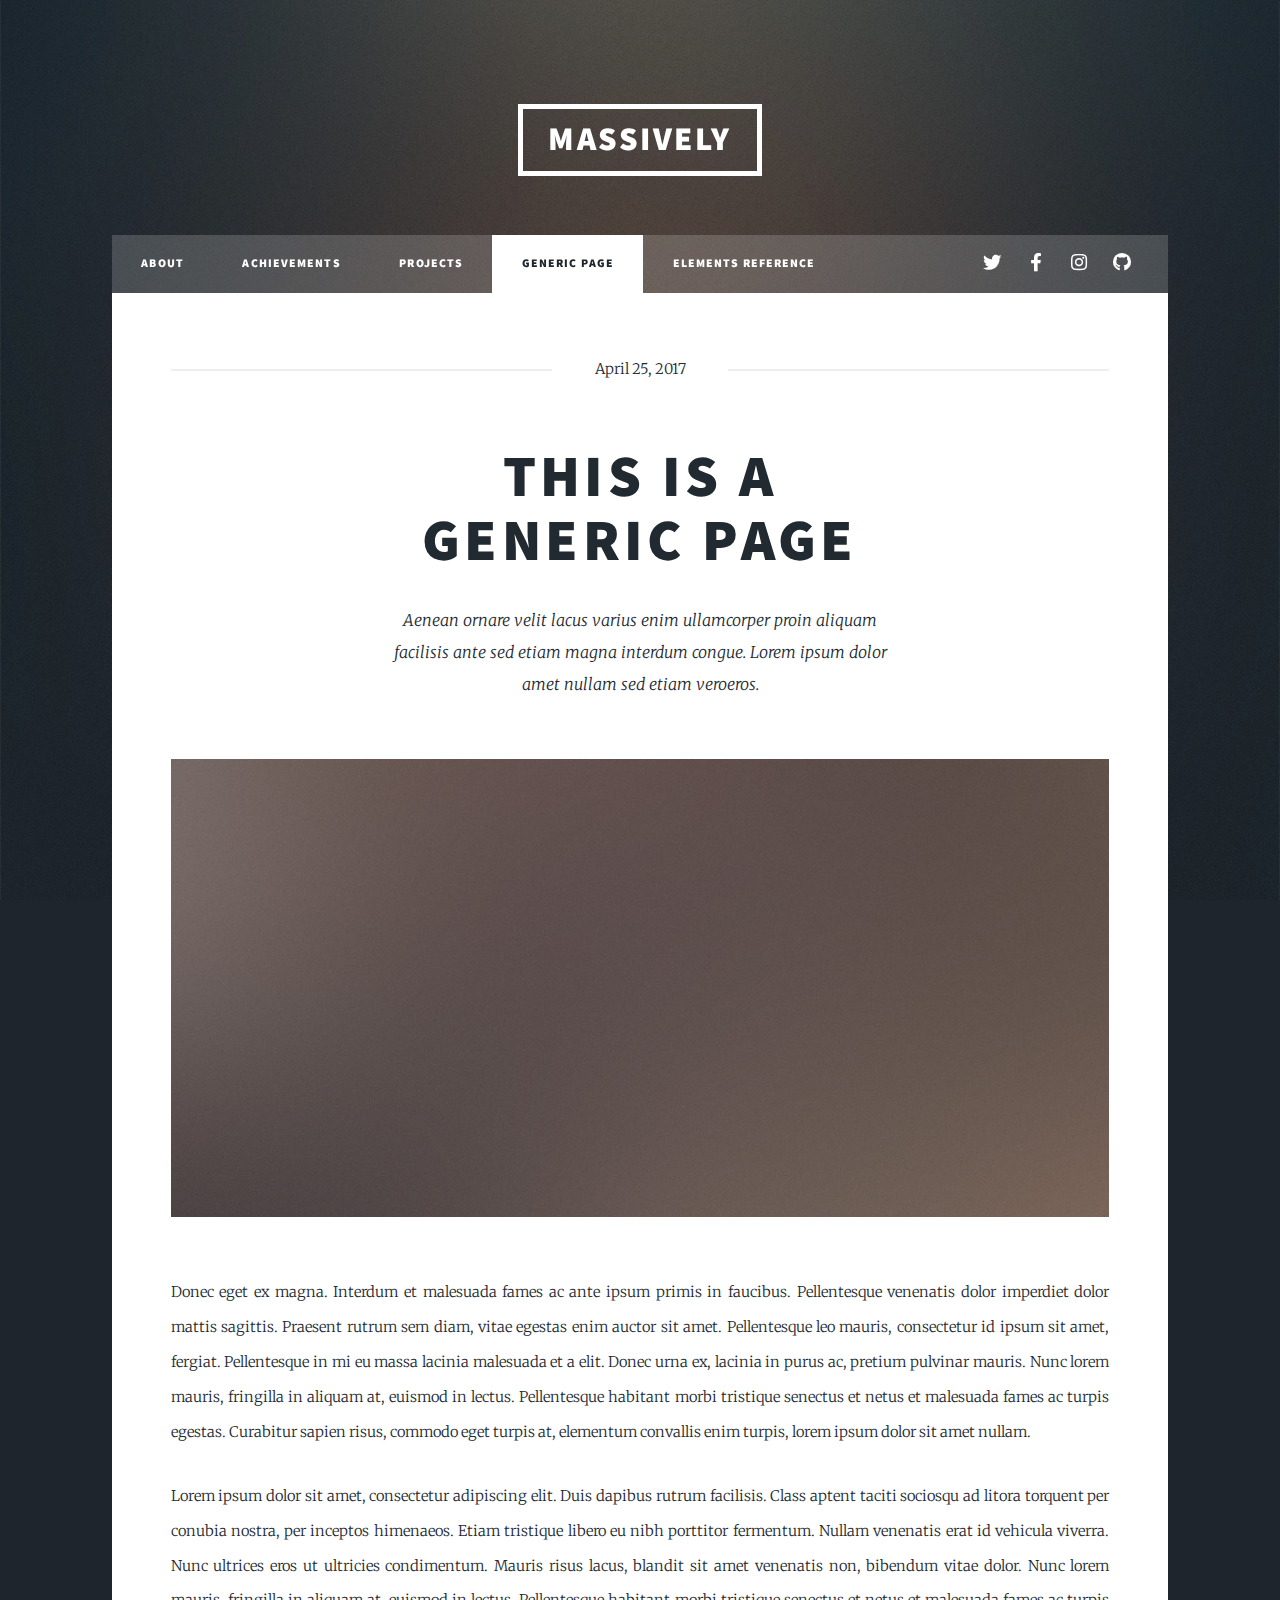
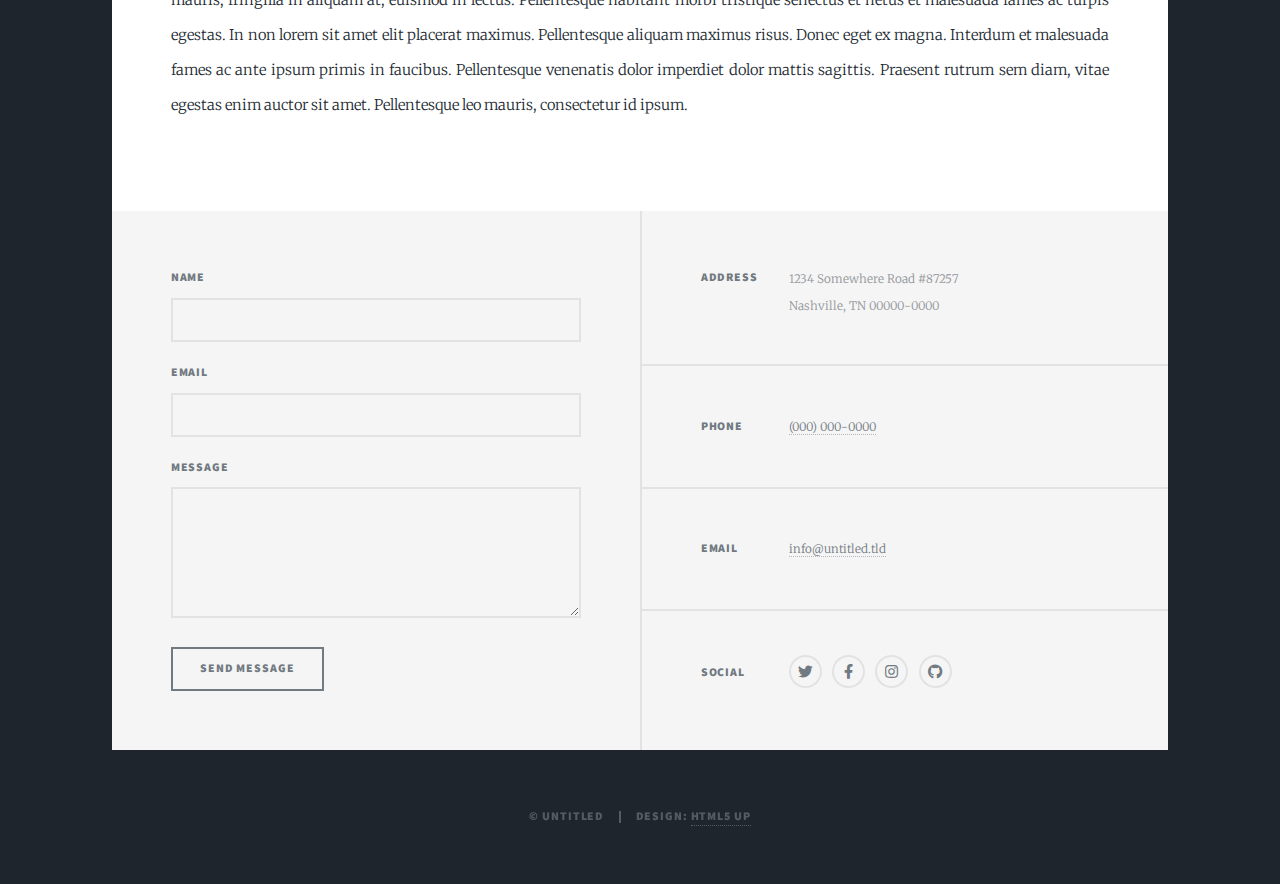
<file: generic.html>
<!DOCTYPE HTML>
<!--
	Massively by HTML5 UP
	html5up.net | @ajlkn
	Free for personal and commercial use under the CCA 3.0 license (html5up.net/license)
-->
<html>
	<head>
		<title>Generic Page - Massively by HTML5 UP</title>
		<meta charset="utf-8" />
		<meta name="viewport" content="width=device-width, initial-scale=1, user-scalable=no" />
		<link rel="stylesheet" href="assets/css/main.css" />
		<noscript><link rel="stylesheet" href="assets/css/noscript.css" /></noscript>
	</head>
	<body class="is-preload">

		<!-- Wrapper -->
			<div id="wrapper">

				<!-- Header -->
					<header id="header">
						<a href="index.html" class="logo">Massively</a>
					</header>

				<!-- Nav -->
					<nav id="nav">
						<ul class="links">
							<li><a href="index.html">About</a></li>
							<li><a href="achievements.html">Achievements</a></li>
							<li><a href="projects.html">Projects</a></li>
							<li class="active"><a href="generic.html">Generic Page</a></li>
							<li><a href="elements.html">Elements Reference</a></li>
						</ul>
						<ul class="icons">
							<li><a href="#" class="icon brands fa-twitter"><span class="label">Twitter</span></a></li>
							<li><a href="#" class="icon brands fa-facebook-f"><span class="label">Facebook</span></a></li>
							<li><a href="#" class="icon brands fa-instagram"><span class="label">Instagram</span></a></li>
							<li><a href="#" class="icon brands fa-github"><span class="label">GitHub</span></a></li>
						</ul>
					</nav>

				<!-- Main -->
					<div id="main">

						<!-- Post -->
							<section class="post">
								<header class="major">
									<span class="date">April 25, 2017</span>
									<h1>This is a<br />
									Generic Page</h1>
									<p>Aenean ornare velit lacus varius enim ullamcorper proin aliquam<br />
									facilisis ante sed etiam magna interdum congue. Lorem ipsum dolor<br />
									amet nullam sed etiam veroeros.</p>
								</header>
								<div class="image main"><img src="images/pic01.jpg" alt="" /></div>
								<p>Donec eget ex magna. Interdum et malesuada fames ac ante ipsum primis in faucibus. Pellentesque venenatis dolor imperdiet dolor mattis sagittis. Praesent rutrum sem diam, vitae egestas enim auctor sit amet. Pellentesque leo mauris, consectetur id ipsum sit amet, fergiat. Pellentesque in mi eu massa lacinia malesuada et a elit. Donec urna ex, lacinia in purus ac, pretium pulvinar mauris. Nunc lorem mauris, fringilla in aliquam at, euismod in lectus. Pellentesque habitant morbi tristique senectus et netus et malesuada fames ac turpis egestas. Curabitur sapien risus, commodo eget turpis at, elementum convallis enim turpis, lorem ipsum dolor sit amet nullam.</p>
								<p>Lorem ipsum dolor sit amet, consectetur adipiscing elit. Duis dapibus rutrum facilisis. Class aptent taciti sociosqu ad litora torquent per conubia nostra, per inceptos himenaeos. Etiam tristique libero eu nibh porttitor fermentum. Nullam venenatis erat id vehicula viverra. Nunc ultrices eros ut ultricies condimentum. Mauris risus lacus, blandit sit amet venenatis non, bibendum vitae dolor. Nunc lorem mauris, fringilla in aliquam at, euismod in lectus. Pellentesque habitant morbi tristique senectus et netus et malesuada fames ac turpis egestas. In non lorem sit amet elit placerat maximus. Pellentesque aliquam maximus risus. Donec eget ex magna. Interdum et malesuada fames ac ante ipsum primis in faucibus. Pellentesque venenatis dolor imperdiet dolor mattis sagittis. Praesent rutrum sem diam, vitae egestas enim auctor sit amet. Pellentesque leo mauris, consectetur id ipsum.</p>
							</section>

					</div>

				<!-- Footer -->
					<footer id="footer">
						<section>
							<form method="post" action="#">
								<div class="fields">
									<div class="field">
										<label for="name">Name</label>
										<input type="text" name="name" id="name" />
									</div>
									<div class="field">
										<label for="email">Email</label>
										<input type="text" name="email" id="email" />
									</div>
									<div class="field">
										<label for="message">Message</label>
										<textarea name="message" id="message" rows="3"></textarea>
									</div>
								</div>
								<ul class="actions">
									<li><input type="submit" value="Send Message" /></li>
								</ul>
							</form>
						</section>
						<section class="split contact">
							<section class="alt">
								<h3>Address</h3>
								<p>1234 Somewhere Road #87257<br />
								Nashville, TN 00000-0000</p>
							</section>
							<section>
								<h3>Phone</h3>
								<p><a href="#">(000) 000-0000</a></p>
							</section>
							<section>
								<h3>Email</h3>
								<p><a href="#">info@untitled.tld</a></p>
							</section>
							<section>
								<h3>Social</h3>
								<ul class="icons alt">
									<li><a href="#" class="icon brands alt fa-twitter"><span class="label">Twitter</span></a></li>
									<li><a href="#" class="icon brands alt fa-facebook-f"><span class="label">Facebook</span></a></li>
									<li><a href="#" class="icon brands alt fa-instagram"><span class="label">Instagram</span></a></li>
									<li><a href="#" class="icon brands alt fa-github"><span class="label">GitHub</span></a></li>
								</ul>
							</section>
						</section>
					</footer>

				<!-- Copyright -->
					<div id="copyright">
						<ul><li>&copy; Untitled</li><li>Design: <a href="https://html5up.net">HTML5 UP</a></li></ul>
					</div>

			</div>

		<!-- Scripts -->
			<script src="assets/js/jquery.min.js"></script>
			<script src="assets/js/jquery.scrollex.min.js"></script>
			<script src="assets/js/jquery.scrolly.min.js"></script>
			<script src="assets/js/browser.min.js"></script>
			<script src="assets/js/breakpoints.min.js"></script>
			<script src="assets/js/util.js"></script>
			<script src="assets/js/main.js"></script>

	</body>
</html>
</file>
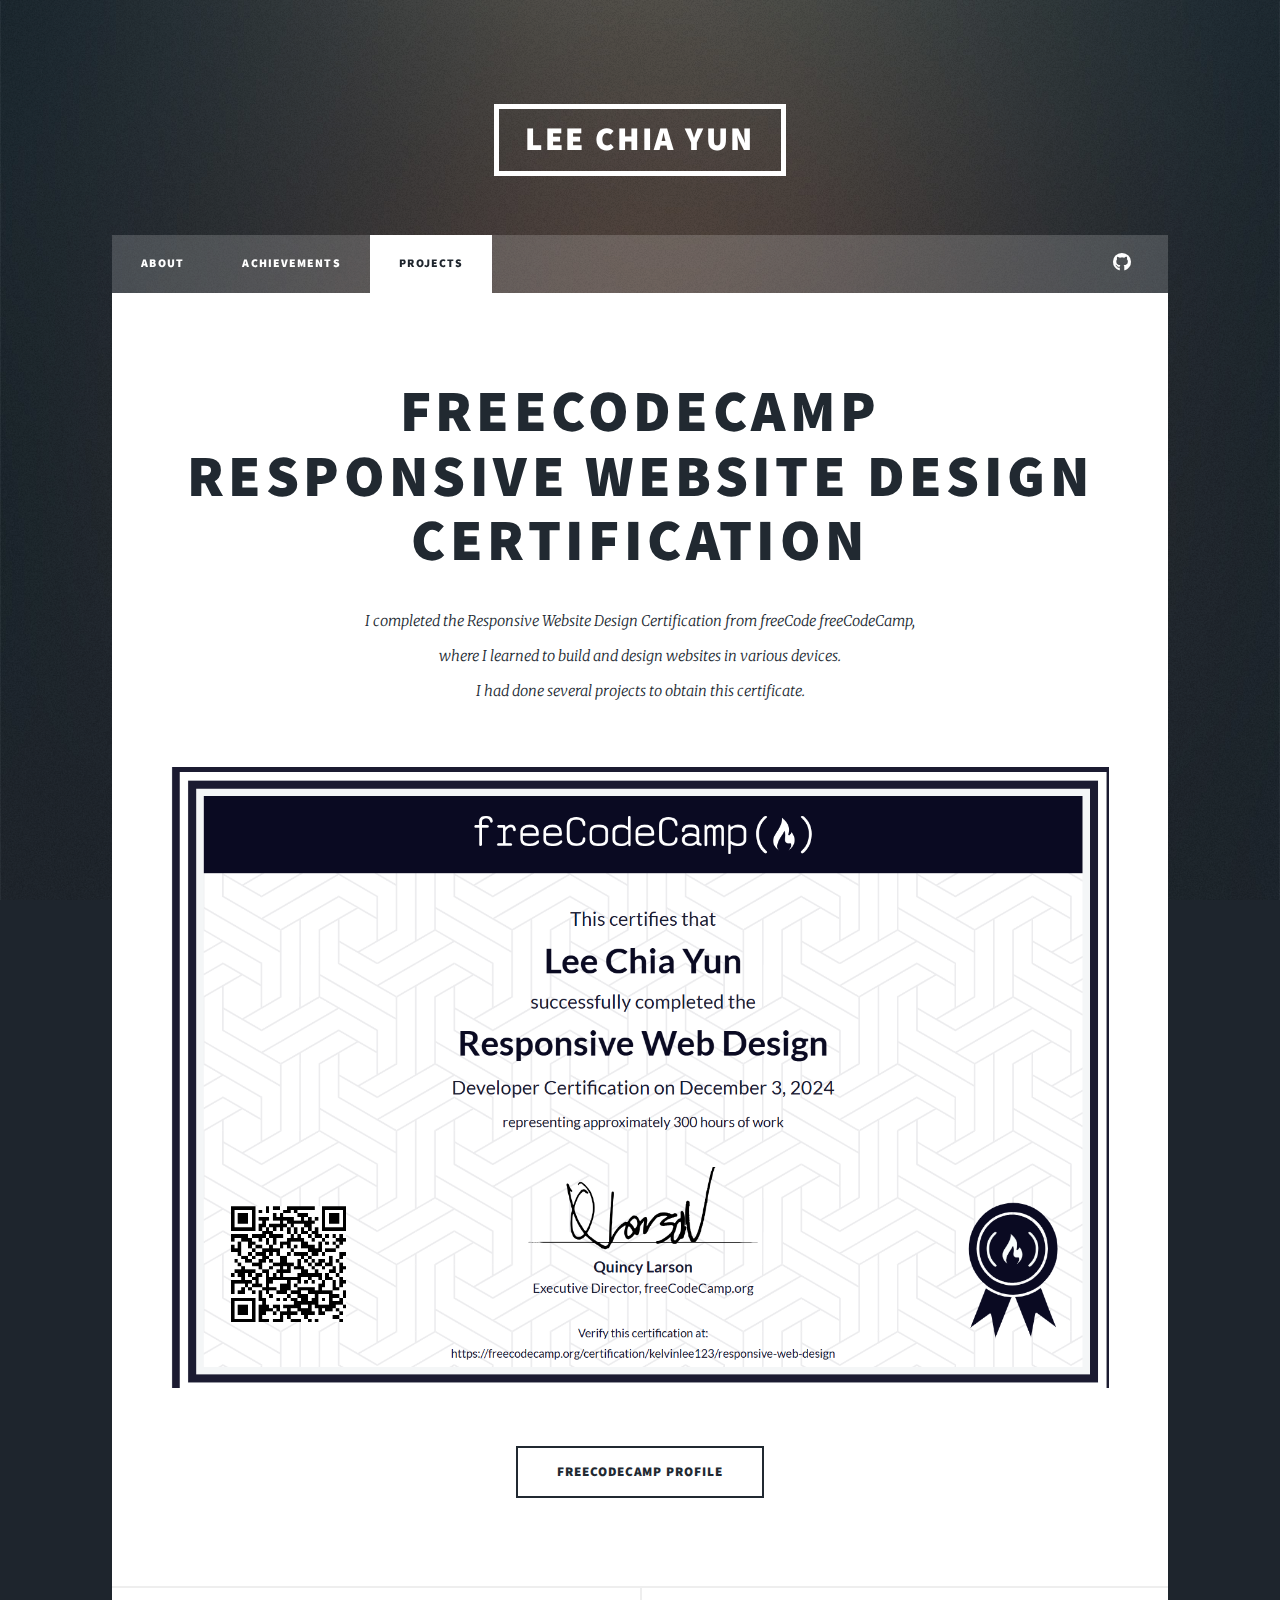
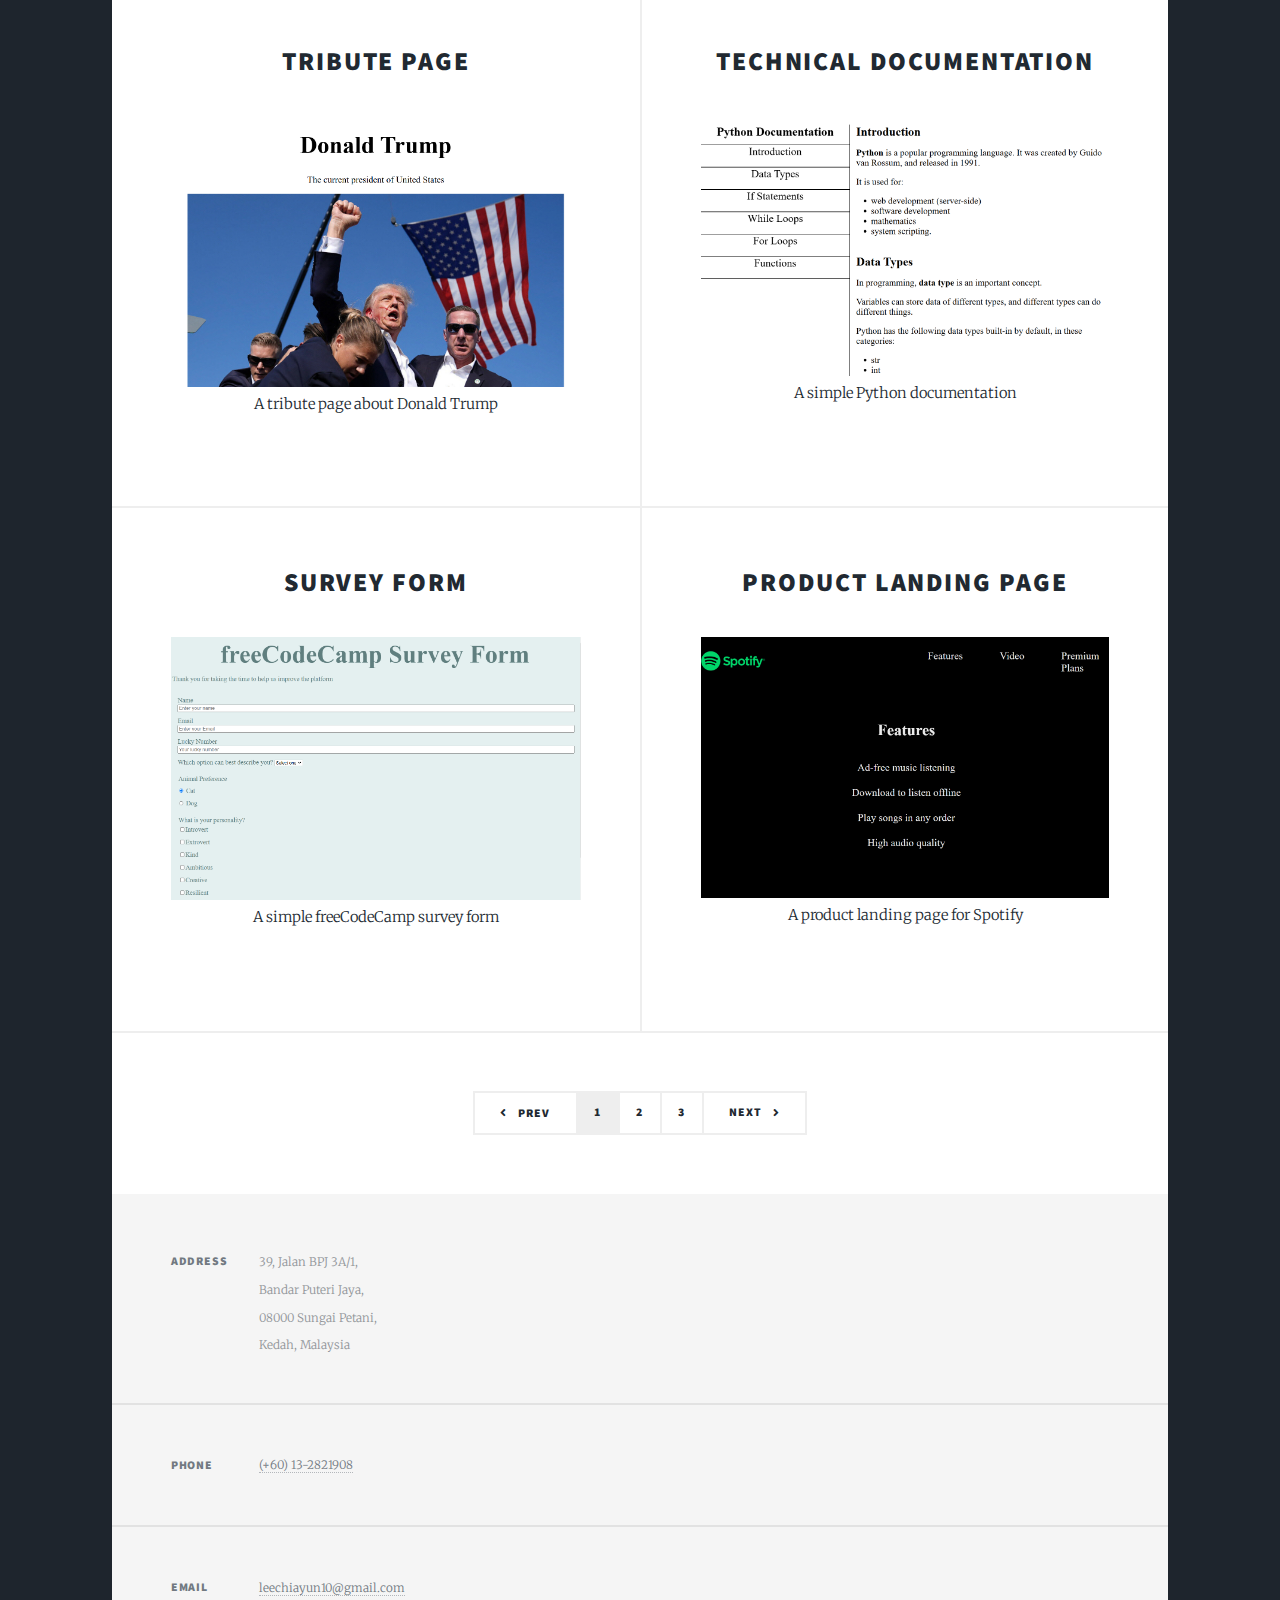
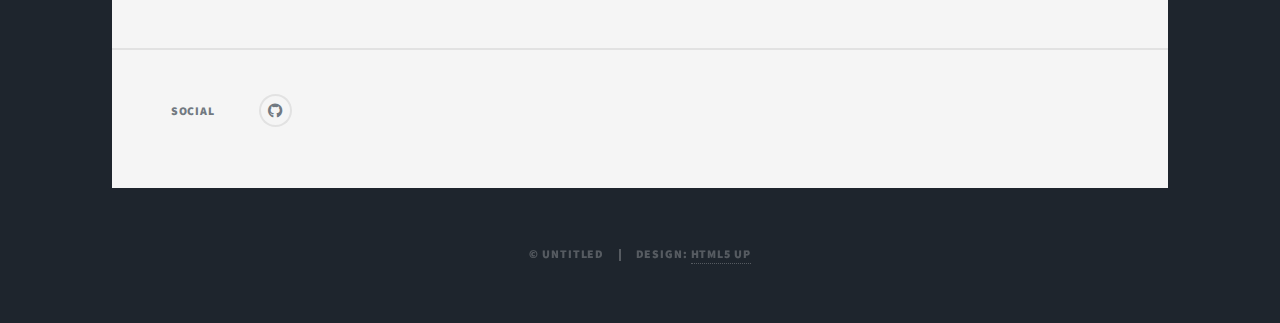
<file: projects.html>
<!DOCTYPE HTML>
<!--
	Massively by HTML5 UP
	html5up.net | @ajlkn 
	Free for personal and commercial use under the CCA 3.0 license (html5up.net/license)
-->
<html>
	<head>
		<title>Web Design Projects</title>
		<meta charset="utf-8" />
		<meta name="viewport" content="width=device-width, initial-scale=1, user-scalable=no" />
		<link rel="stylesheet" href="assets/css/main.css" />
		<noscript><link rel="stylesheet" href="assets/css/noscript.css" /></noscript>
	</head>
	<body class="is-preload">

		<!-- Wrapper -->
			<div id="wrapper">

				<!-- Header -->
					<header id="header">
						<a href="index.html" class="logo">Lee Chia Yun</a>
					</header>

				<!-- Nav -->
					<nav id="nav">
						<ul class="links">
							<li><a href="index.html">About</a></li>
							<li><a href="achievements.html">Achievements</a></li>
							<li class="active"><a href="projects.html">Projects</a></li>
						</ul>
						<ul class="icons">
							<!-- <li><a href="#" class="icon brands fa-twitter"><span class="label">Twitter</span></a></li>
							<li><a href="#" class="icon brands fa-facebook-f"><span class="label">Facebook</span></a></li>
							<li><a href="#" class="icon brands fa-instagram"><span class="label">Instagram</span></a></li> -->
							<li><a href="https://github.com/kelvin0520lcy" class="icon brands fa-github" target="_blank"><span class="label">GitHub</span></a></li>
						</ul>
					</nav>

				<!-- Main -->
					<div id="main">

						<!-- Featured Post -->
						<article class="post featured">
							<header class="major">
								<h2><a href="#">freeCodeCamp<br />
								Responsive Website Design Certification</a></h2>
								<p>I completed the Responsive Website Design Certification from freeCode freeCodeCamp, <br />
									where I learned to build and design websites in various devices. <br />
									I had done several projects to obtain this certificate.
								</p>
							</header>
							<a href="images\WebDesignCert.png" class="image main" target="_blank"><img src="images\WebDesignCert.png" alt="" /></a>
							<ul class="actions special">
								<li><a href="https://www.freecodecamp.org/kelvinlee123" class="button large" target="_blank">freeCodeCamp Profile</a></li>
							</ul>
						</article>

						<!-- Posts -->
							<section class="posts">
								<article>
									<header>
										<h2><a href="https://codepen.io/Kelvin-Lee-the-bashful/pen/PwYPqbd" target="_blank">Tribute Page</a></h2>
									</header>
									<a href="https://codepen.io/Kelvin-Lee-the-bashful/pen/PwYPqbd" class="image fit" target="_blank">
										<img src="images\TributePage.png" alt="" />
										<caption>A tribute page about Donald Trump</caption>
									</a>									
								</article>
								<article>
									<header>
										<h2><a href="https://codepen.io/Kelvin-Lee-the-bashful/pen/yyBYNVB" target="_blank">Technical Documentation</a></h2>
									</header>
									<a href="https://codepen.io/Kelvin-Lee-the-bashful/pen/yyBYNVB" class="image fit" target="_blank">
										<img src="images\TechnicalDocumentation.png" alt="" />
										<caption>A simple Python documentation</caption>
									</a>
									<p></p>
								</article>
								<article>
									<header>
										<h2><a href="https://codepen.io/Kelvin-Lee-the-bashful/pen/gbYapMK" target="_blank">Survey Form</a></h2>
									</header>
									<a href="https://codepen.io/Kelvin-Lee-the-bashful/pen/gbYapMK" class="image fit" target="_blank">
										<img src="images\SurveyForm.png" alt="" />
										<caption>A simple freeCodeCamp survey form</caption>
									</a>
									<p></p>
								</article>
								<article>
									<header>
										<h2><a href="https://codepen.io/Kelvin-Lee-the-bashful/pen/ogvjXzw" target="_blank">Product Landing Page</a></h2>
									</header>
									<a href="https://codepen.io/Kelvin-Lee-the-bashful/pen/ogvjXzw" class="image fit" target="_blank">
										<img src="images\ProductLanding.png" alt="" />
										<caption>A product landing page for Spotify</caption>
									</a>
									<p></p>
								</article>
							</section>

						<!-- Footer -->
							<footer>
								<div class="pagination">
									<a href="#" class="previous">Prev</a>
									<a href="#" class="page active">1</a>
									<a href="projects2.html" class="page">2</a>
									<a href="projects3.html" class="page">3</a>
									<!-- <span class="extra">&hellip;</span>
									<a href="#" class="page">8</a>
									<a href="#" class="page">9</a>
									<a href="#" class="page">10</a> -->
									<a href="projects2.html" class="next">Next</a>
								</div>
							</footer>

					</div>
					<!-- Footer -->
					<footer id="footer">
						<section class="split contact">
							<section class="alt">
								<h3>Address</h3>
								<p>39, Jalan BPJ 3A/1,<br />
								   Bandar Puteri Jaya, <br />
								   08000 Sungai Petani, <br />
								   Kedah, Malaysia</p>
							</section>
							<section>
								<h3>Phone</h3>
								<p><a href="#">(+60) 13-2821908</a></p>
							</section>
							<section>
								<h3>Email</h3>
								<p><a href="#">leechiayun10@gmail.com</a></p>
							</section>
							<section>
								<h3>Social</h3>
								<ul class="icons alt">
									<!-- <li><a href="#" class="icon brands alt fa-twitter"><span class="label">Twitter</span></a></li>
									<li><a href="#" class="icon brands alt fa-facebook-f"><span class="label">Facebook</span></a></li>
									<li><a href="#" class="icon brands alt fa-instagram"><span class="label">Instagram</span></a></li> -->
									<li><a href="https://github.com/kelvin0520lcy" target="_blank" class="icon brands alt fa-github"><span class="label">GitHub</span></a></li>
								</ul>
							</section>
						</section>
					</footer>

				<!-- Copyright -->
					<div id="copyright">
						<ul><li>&copy; Untitled</li><li>Design: <a href="https://html5up.net">HTML5 UP</a></li></ul>
					</div>

			</div>

		<!-- Scripts -->
			<script src="assets/js/jquery.min.js"></script>
			<script src="assets/js/jquery.scrollex.min.js"></script>
			<script src="assets/js/jquery.scrolly.min.js"></script>
			<script src="assets/js/browser.min.js"></script>
			<script src="assets/js/breakpoints.min.js"></script>
			<script src="assets/js/util.js"></script>
			<script src="assets/js/main.js"></script>

	</body>
</html>
</file>
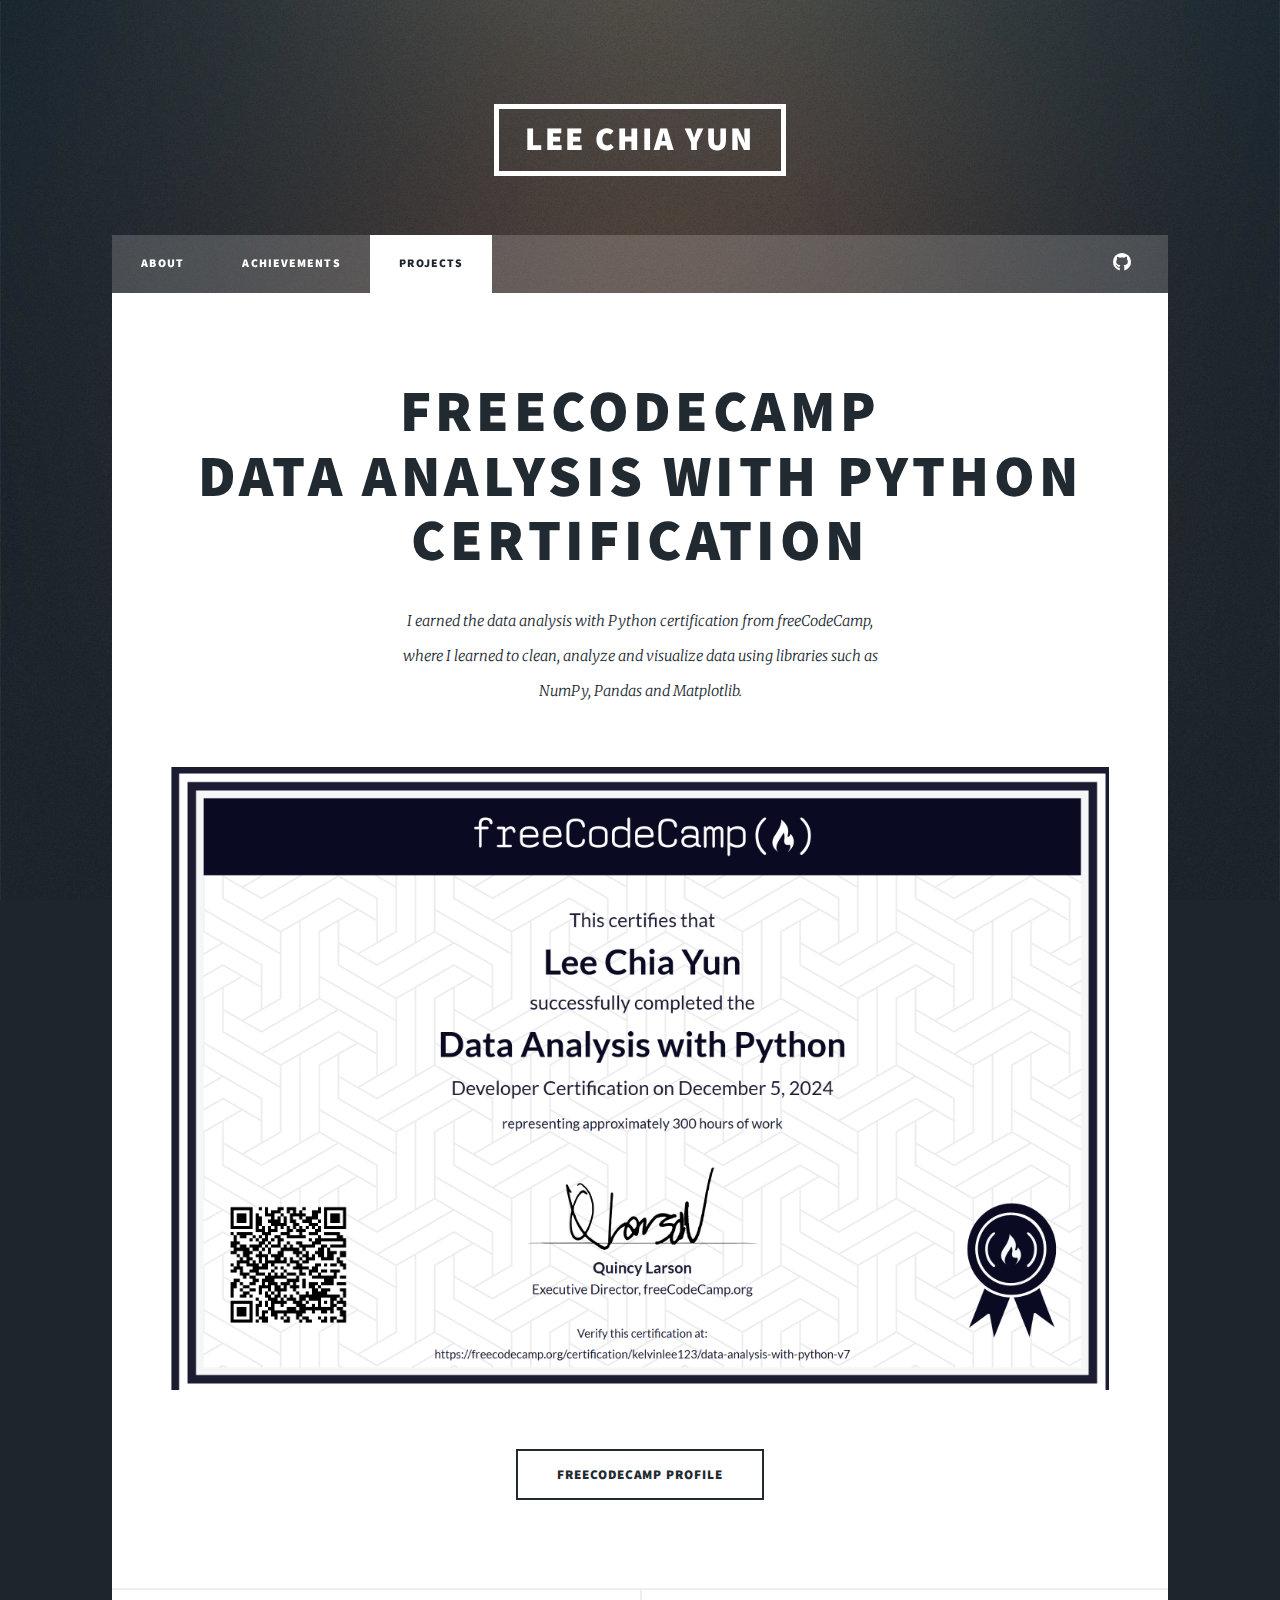
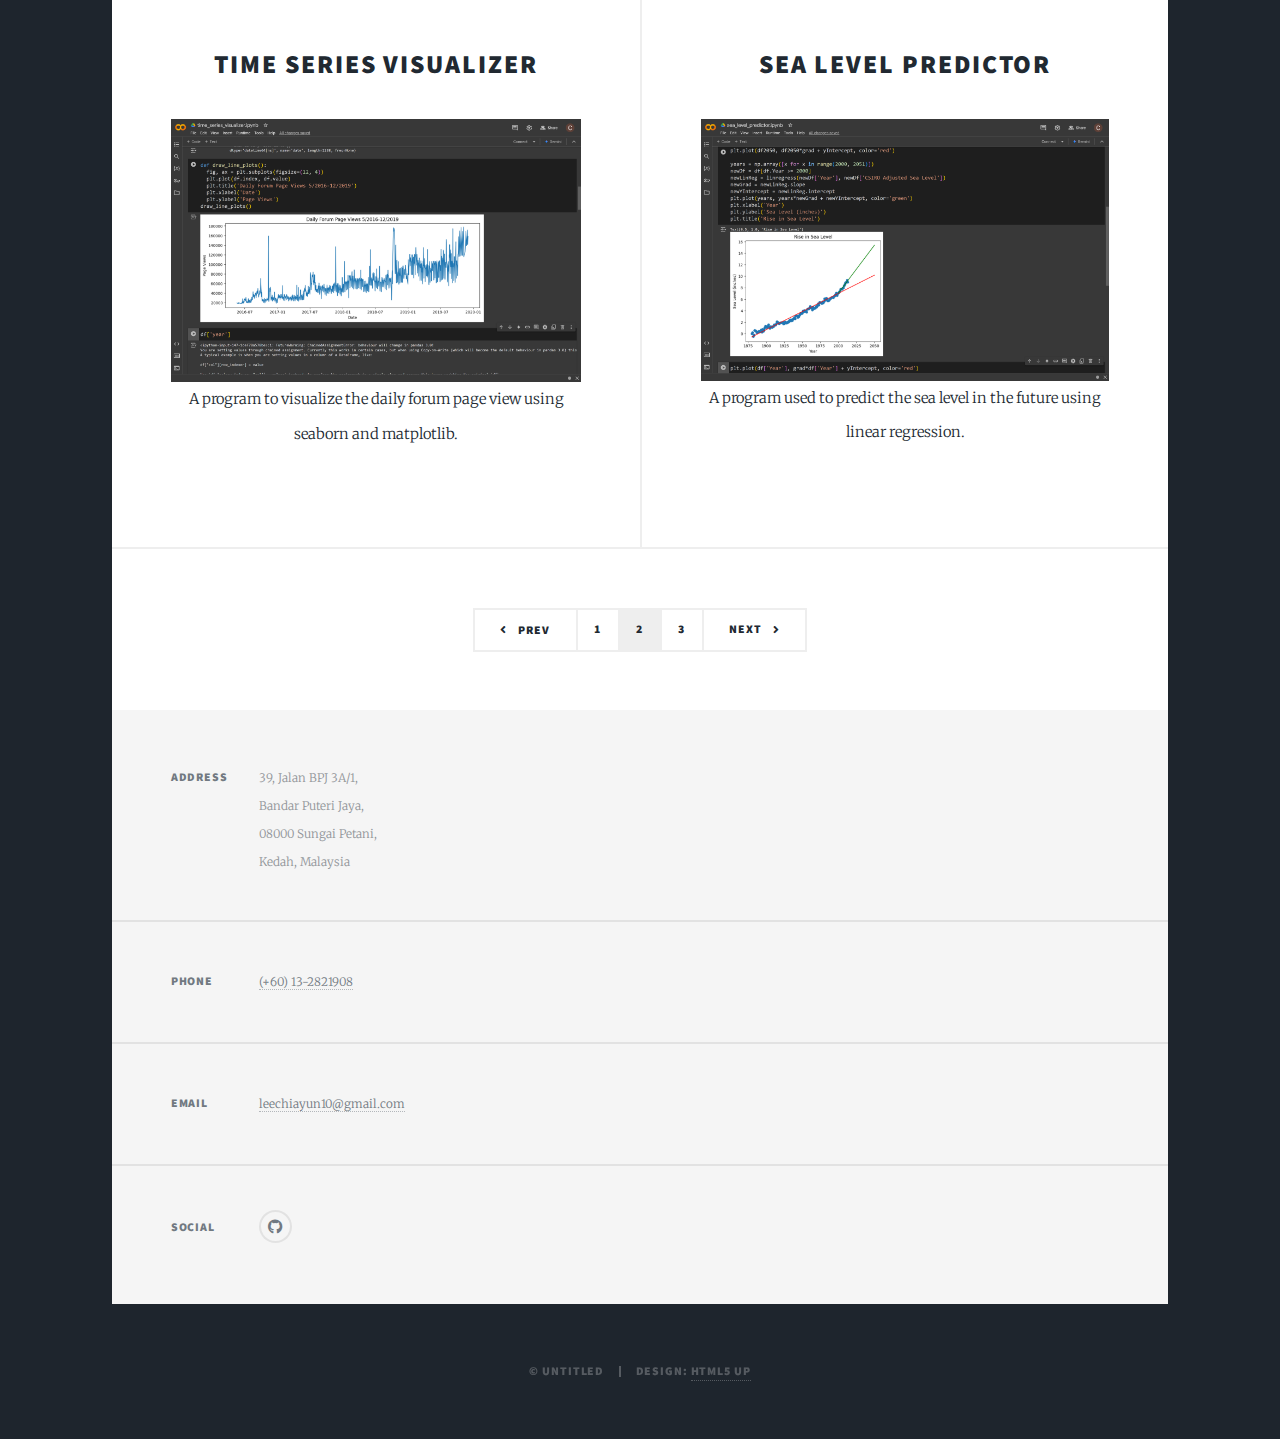
<file: projects2.html>
<!DOCTYPE HTML>
<!--
	Massively by HTML5 UP
	html5up.net | @ajlkn
	Free for personal and commercial use under the CCA 3.0 license (html5up.net/license)
-->
<html>
	<head>
		<title>Data Analysis Projects</title>
		<meta charset="utf-8" />
		<meta name="viewport" content="width=device-width, initial-scale=1, user-scalable=no" />
		<link rel="stylesheet" href="assets/css/main.css" />
		<noscript><link rel="stylesheet" href="assets/css/noscript.css" /></noscript>
	</head>
	<body class="is-preload">

		<!-- Wrapper -->
			<div id="wrapper">

				<!-- Header -->
					<header id="header">
						<a href="index.html" class="logo">Lee Chia Yun</a>
					</header>

				<!-- Nav -->
					<nav id="nav">
						<ul class="links">
							<li><a href="index.html">About</a></li>
							<li><a href="achievements.html">Achievements</a></li>
							<li class="active"><a href="projects.html">Projects</a></li>
						</ul>
						<ul class="icons">
							<!-- <li><a href="#" class="icon brands fa-twitter"><span class="label">Twitter</span></a></li>
							<li><a href="#" class="icon brands fa-facebook-f"><span class="label">Facebook</span></a></li>
							<li><a href="#" class="icon brands fa-instagram"><span class="label">Instagram</span></a></li> -->
							<li><a href="https://github.com/kelvin0520lcy" class="icon brands fa-github" target="_blank"><span class="label">GitHub</span></a></li>
						</ul>
					</nav>

				<!-- Main -->
					<div id="main">

						<!-- Featured Post -->
						<article class="post featured">
							<header class="major">
								<h2><a href="#">freeCodeCamp<br />
								Data Analysis with python Certification</a></h2>
								<p>I earned the data analysis with Python certification from freeCodeCamp, <br />
									where I learned to clean, analyze and visualize data using libraries such as <br />
									NumPy, Pandas and Matplotlib.
								</p>
							</header>
							<a href="images\DataAnalysisCert.png" class="image main" target="_blank">
								<img src="images\DataAnalysisCert.png" alt="" />
							</a>
							<ul class="actions special">
								<li><a href="https://www.freecodecamp.org/kelvinlee123" class="button large" target="_blank">freeCodeCamp Profile</a></li>
							</ul>
						</article>

						<!-- Posts -->
							<section class="posts">
								<article>
									<header>
										<h2><a href="https://colab.research.google.com/drive/18_e8KmTGxL2AWZZRMJ5Xb3zJ5b6K-iHR?usp=drive_link" target="_blank">Time Series Visualizer</a></h2>
									</header>
									<a href="https://colab.research.google.com/drive/18_e8KmTGxL2AWZZRMJ5Xb3zJ5b6K-iHR?usp=drive_link" class="image fit" target="_blank">
										<img src="images\time_series_visualizer.png" alt="" />
										<caption>A program to visualize the daily forum page view using seaborn and matplotlib.</caption>
									</a>
									<p></p>
								</article>
								<article>
									<header>
										<h2><a href="https://colab.research.google.com/drive/1BSRpcXT6AaXsF2v0rXKE1Bfqss3VW5Hb?usp=drive_link" target="_blank">Sea Level Predictor</a></h2>
									</header>
									<a href="https://colab.research.google.com/drive/1BSRpcXT6AaXsF2v0rXKE1Bfqss3VW5Hb?usp=drive_link" class="image fit" target="_blank">
										<img src="images\sea_level_predictor.png" alt="" />
										<caption>A program used to predict the sea level in the future using linear regression.</caption>
									</a>
									<p></p>
								</article>
							</section>

						<!-- Footer -->
							<footer>
								<div class="pagination">
									<a href="projects.html" class="previous">Prev</a>
									<a href="projects.html" class="page">1</a>
									<a href="#" class="page active">2</a>
									<a href="projects3.html" class="page">3</a>
									<!-- <span class="extra">&hellip;</span>
									<a href="#" class="page">8</a>
									<a href="#" class="page">9</a>
									<a href="#" class="page">10</a> -->
									<a href="projects3.html" class="next">Next</a>
								</div>
							</footer>

					</div>

					<!-- Footer -->
					<footer id="footer">
						<section class="split contact">
							<section class="alt">
								<h3>Address</h3>
								<p>39, Jalan BPJ 3A/1,<br />
								   Bandar Puteri Jaya, <br />
								   08000 Sungai Petani, <br />
								   Kedah, Malaysia</p>
							</section>
							<section>
								<h3>Phone</h3>
								<p><a href="#">(+60) 13-2821908</a></p>
							</section>
							<section>
								<h3>Email</h3>
								<p><a href="#">leechiayun10@gmail.com</a></p>
							</section>
							<section>
								<h3>Social</h3>
								<ul class="icons alt">
									<!-- <li><a href="#" class="icon brands alt fa-twitter"><span class="label">Twitter</span></a></li>
									<li><a href="#" class="icon brands alt fa-facebook-f"><span class="label">Facebook</span></a></li>
									<li><a href="#" class="icon brands alt fa-instagram"><span class="label">Instagram</span></a></li> -->
									<li><a href="https://github.com/kelvin0520lcy" target="_blank" class="icon brands alt fa-github"><span class="label">GitHub</span></a></li>
								</ul>
							</section>
						</section>
					</footer>
				
				<!-- Copyright -->
					<div id="copyright">
						<ul><li>&copy; Untitled</li><li>Design: <a href="https://html5up.net">HTML5 UP</a></li></ul>
					</div>

			</div>

		<!-- Scripts -->
			<script src="assets/js/jquery.min.js"></script>
			<script src="assets/js/jquery.scrollex.min.js"></script>
			<script src="assets/js/jquery.scrolly.min.js"></script>
			<script src="assets/js/browser.min.js"></script>
			<script src="assets/js/breakpoints.min.js"></script>
			<script src="assets/js/util.js"></script>
			<script src="assets/js/main.js"></script>

	</body>
</html>
</file>
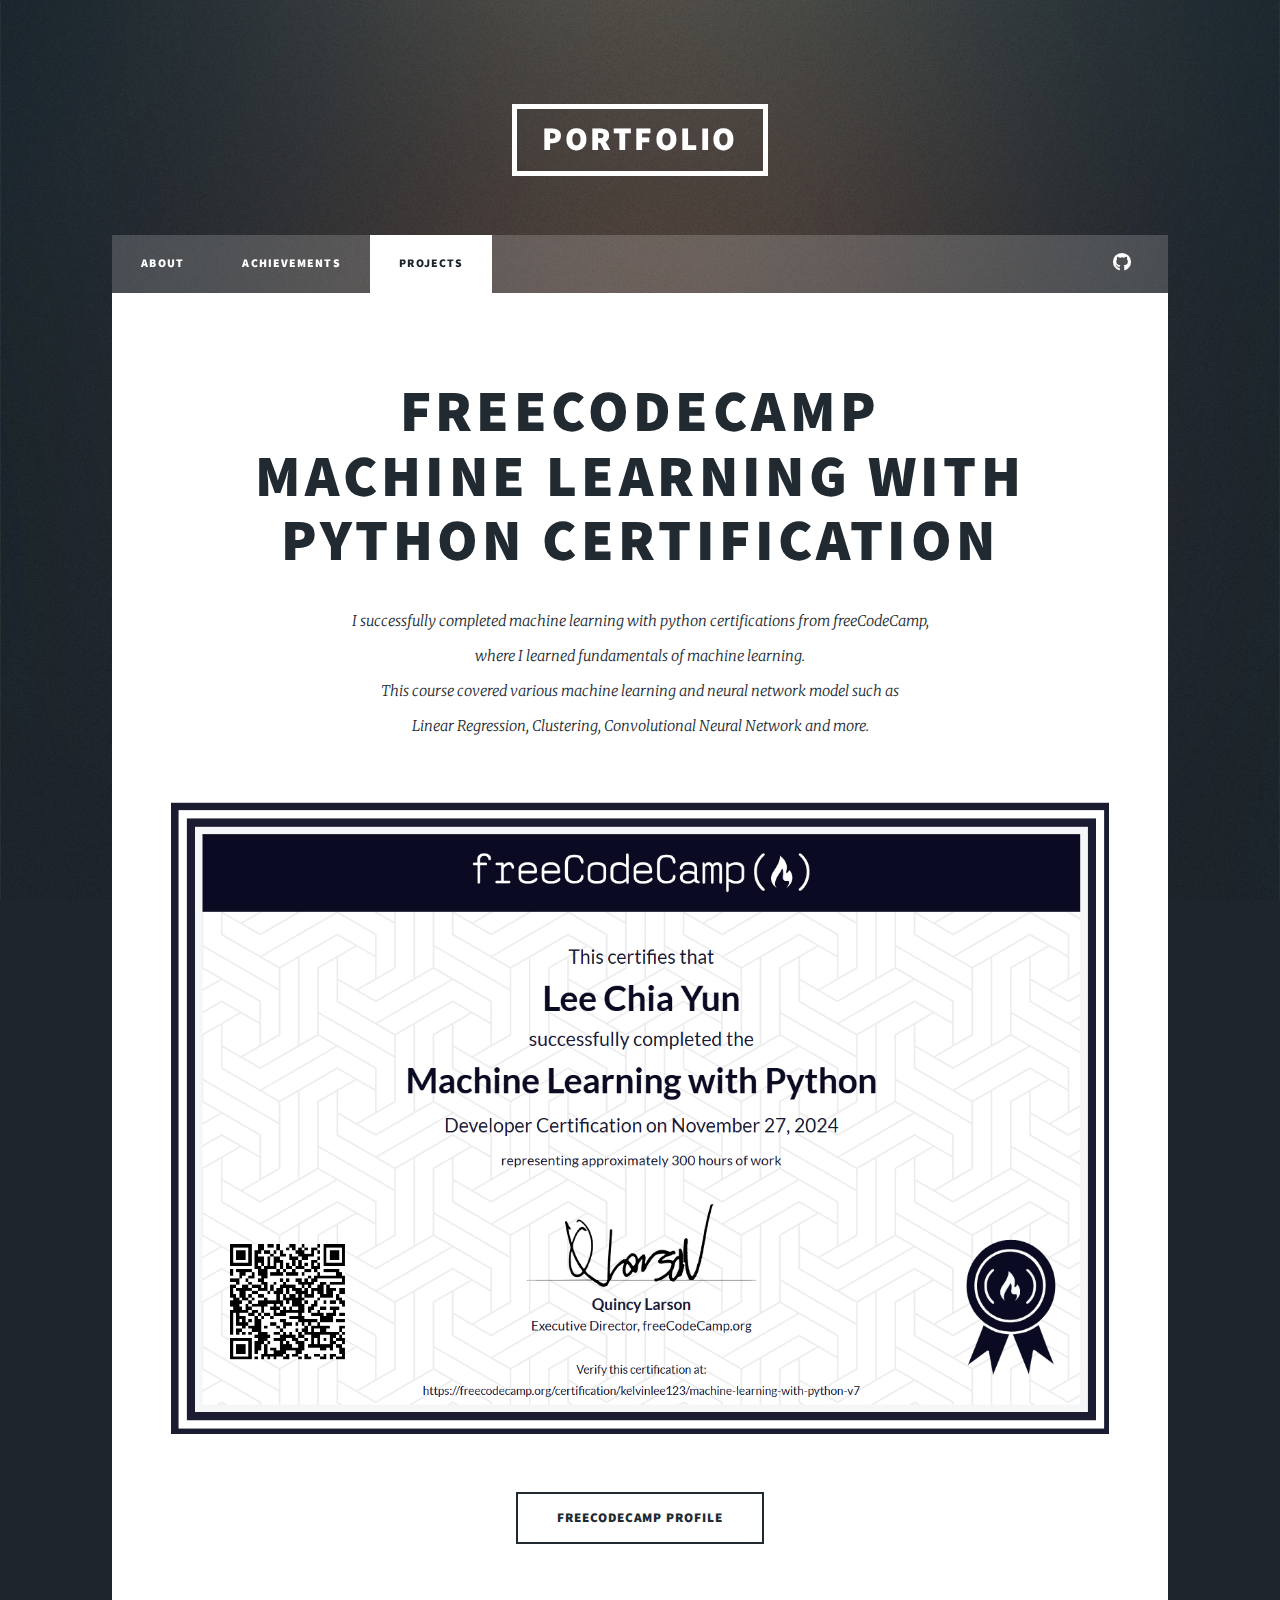
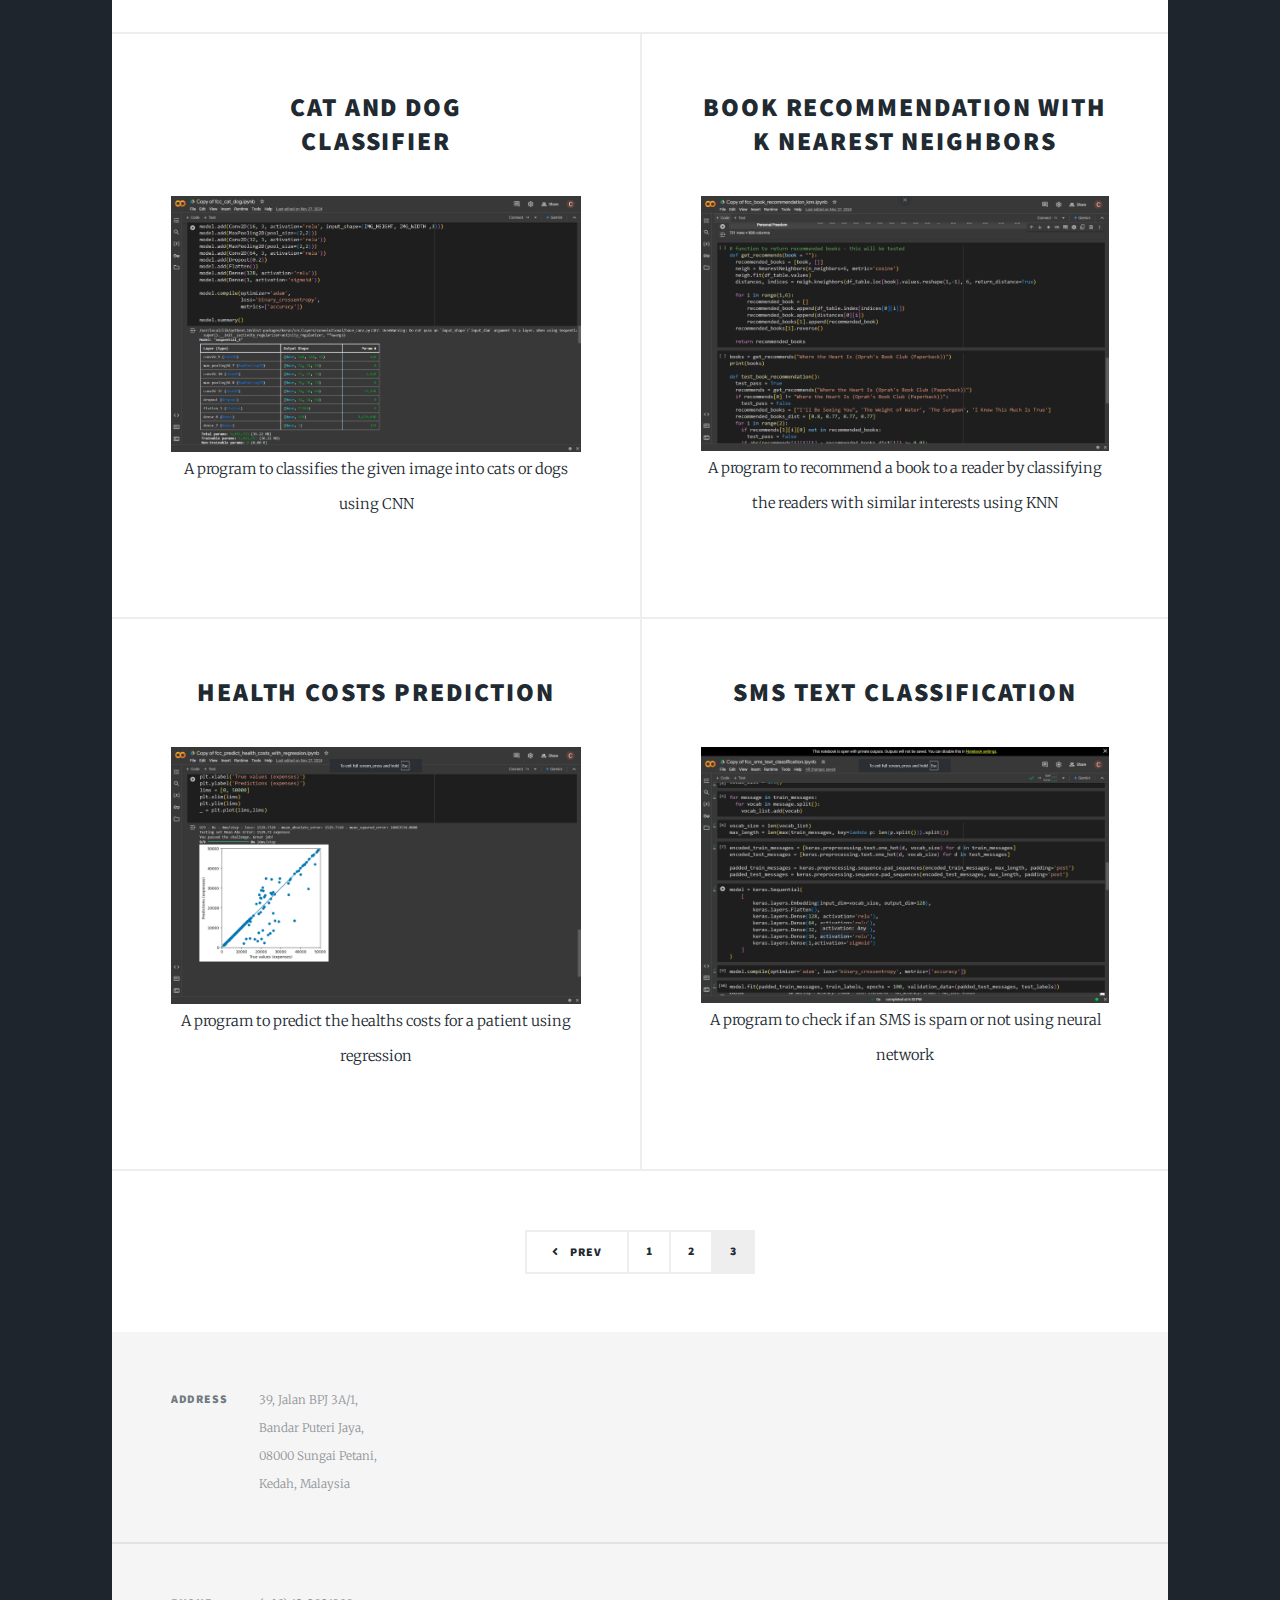
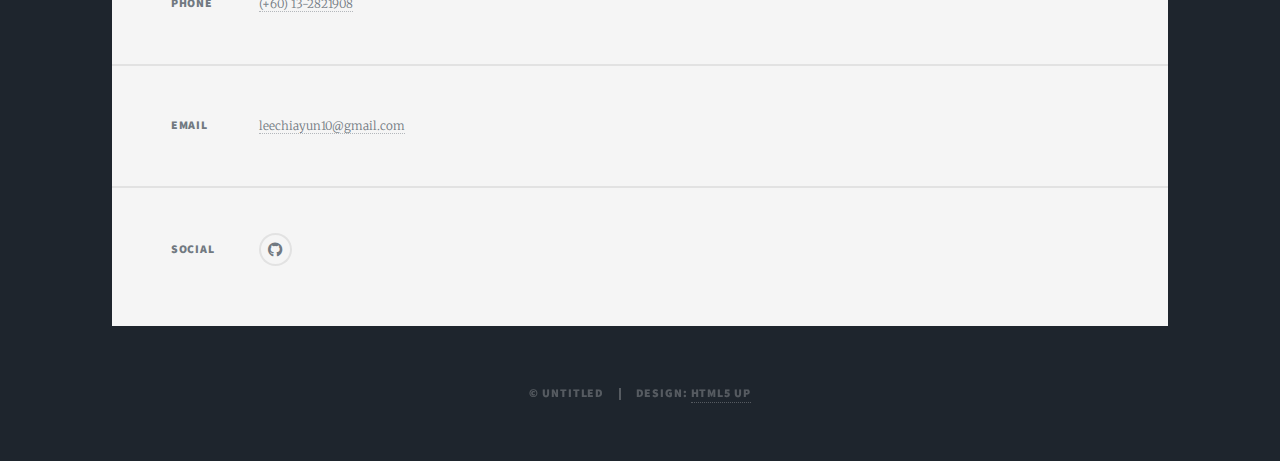
<file: projects3.html>
<!DOCTYPE HTML>
<!--
	Massively by HTML5 UP
	html5up.net | @ajlkn
	Free for personal and commercial use under the CCA 3.0 license (html5up.net/license)
-->
<html>
	<head>
		<title>Massively by HTML5 UP</title>
		<meta charset="utf-8" />
		<meta name="viewport" content="width=device-width, initial-scale=1, user-scalable=no" />
		<link rel="stylesheet" href="assets/css/main.css" />
		<noscript><link rel="stylesheet" href="assets/css/noscript.css" /></noscript>
	</head>
	<body class="is-preload">

		<!-- Wrapper -->
			<div id="wrapper">

				<!-- Header -->
					<header id="header">
						<a href="index.html" class="logo">Portfolio</a>
					</header>

				<!-- Nav -->
					<nav id="nav">
						<ul class="links">
							<li><a href="index.html">About</a></li>
							<li><a href="achievements.html">Achievements</a></li>
							<li class="active"><a href="projects.html">Projects</a></li>
						</ul>
						<ul class="icons">
							<!-- <li><a href="#" class="icon brands fa-twitter"><span class="label">Twitter</span></a></li>
							<li><a href="#" class="icon brands fa-facebook-f"><span class="label">Facebook</span></a></li>
							<li><a href="#" class="icon brands fa-instagram"><span class="label">Instagram</span></a></li> -->
							<li><a href="https://github.com/kelvin0520lcy" class="icon brands fa-github" target="_blank"><span class="label">GitHub</span></a></li>
						</ul>
					</nav>

				<!-- Main -->
					<div id="main">

						<!-- Featured Post -->
						<article class="post featured">
							<header class="major">
								<h2><a href="#">freeCodeCamp<br />
								Machine Learning with python Certification</a></h2>
								<p>I successfully completed machine learning with python certifications from freeCodeCamp, <br />
									where I learned fundamentals of machine learning. <br />
									This course covered various machine learning and neural network model such as <br />
									Linear Regression, Clustering, Convolutional Neural Network and more.
								</p>
							</header>
							<a href="images\MLCert.png" class="image main" target="_blank"><img src="images\MLCert.png" alt="" /></a>
							<ul class="actions special">
								<li><a href="https://www.freecodecamp.org/kelvinlee123" class="button large" target="_blank">freeCodeCamp Profile</a></li>
							</ul>
						</article>

						<!-- Posts -->
							<section class="posts">
								<article>
									<header>
										<h2><a href="https://colab.research.google.com/drive/1gVrtuHi8Kh5eJ4TZJHPmKeaYtRtT06sa?usp=drive_link" target="_blank">Cat and Dog <br /> Classifier</a></h2>
									</header>
									<a href="https://colab.research.google.com/drive/1gVrtuHi8Kh5eJ4TZJHPmKeaYtRtT06sa?usp=drive_link" class="image fit" target="_blank">
										<img src="images\CatDog.png" alt="" />
										<caption>A program to classifies the given image into cats or dogs using CNN</caption>
									</a>
									<p></p>
								</article>
								<article>
									<header>
										<h2><a href="https://colab.research.google.com/drive/1hWhSAFBwFoKYDrKT1eQ15SkuhawdP-mW?usp=drive_link" target="_blank">Book Recommendation with K Nearest Neighbors</a></h2>
									</header>
									<a href="https://colab.research.google.com/drive/1hWhSAFBwFoKYDrKT1eQ15SkuhawdP-mW?usp=drive_link" class="image fit" target="_blank">
										<img src="images\BookRecommend.png" alt="" />
										<caption>A program to recommend a book to a reader by classifying the readers with similar interests using KNN</caption>
									</a>
									<p></p>
								</article>
								<article>
									<header>
										<h2><a href="https://colab.research.google.com/drive/1AwWmn45wo0CP4acX4uo6AQExWo-QtjMQ?usp=drive_link" target="_blank">Health Costs Prediction</a></h2>
									</header>
									<a href="https://colab.research.google.com/drive/1AwWmn45wo0CP4acX4uo6AQExWo-QtjMQ?usp=drive_link" class="image fit" target="_blank">
										<img src="images\PredictCost.png" alt="" />
										<caption>A program to predict the healths costs for a patient using regression</caption>
									</a>
									<p></p>
								</article>
								<article>
									<header>
										<h2><a href="https://colab.research.google.com/drive/17y46AgXj1o83kkbn3_Y-DmRsPXImKK7G?usp=drive_link" target="_blank">SMS Text Classification</a></h2>
									</header>
									<a href="https://colab.research.google.com/drive/17y46AgXj1o83kkbn3_Y-DmRsPXImKK7G?usp=drive_link" class="image fit" target="_blank">
										<img src="images\smsClassifier.png" alt="" />
										<caption>A program to check if an SMS is spam or not using neural network</caption>
									</a>
									<p></p>
								</article>
							</section>

						<!-- Footer -->
							<footer>
								<div class="pagination">
									<a href="projects2.html" class="previous">Prev</a>
									<a href="projects.html" class="page">1</a>
									<a href="projects2.html" class="page">2</a>
									<a href="#" class="page active">3</a>
									<!-- <span class="extra">&hellip;</span>
									<a href="#" class="page">8</a>
									<a href="#" class="page">9</a>
									<a href="#" class="page">10</a> -->
									<!-- <a href="#" class="next">Next</a> -->
								</div>
							</footer>

					</div>

					<!-- Footer -->
					<footer id="footer">
						<section class="split contact">
							<section class="alt">
								<h3>Address</h3>
								<p>39, Jalan BPJ 3A/1,<br />
								   Bandar Puteri Jaya, <br />
								   08000 Sungai Petani, <br />
								   Kedah, Malaysia</p>
							</section>
							<section>
								<h3>Phone</h3>
								<p><a href="#">(+60) 13-2821908</a></p>
							</section>
							<section>
								<h3>Email</h3>
								<p><a href="#">leechiayun10@gmail.com</a></p>
							</section>
							<section>
								<h3>Social</h3>
								<ul class="icons alt">
									<!-- <li><a href="#" class="icon brands alt fa-twitter"><span class="label">Twitter</span></a></li>
									<li><a href="#" class="icon brands alt fa-facebook-f"><span class="label">Facebook</span></a></li>
									<li><a href="#" class="icon brands alt fa-instagram"><span class="label">Instagram</span></a></li> -->
									<li><a href="https://github.com/kelvin0520lcy" target="_blank" class="icon brands alt fa-github"><span class="label">GitHub</span></a></li>
								</ul>
							</section>
						</section>
					</footer>

				<!-- Copyright -->
					<div id="copyright">
						<ul><li>&copy; Untitled</li><li>Design: <a href="https://html5up.net">HTML5 UP</a></li></ul>
					</div>

			</div>

		<!-- Scripts -->
			<script src="assets/js/jquery.min.js"></script>
			<script src="assets/js/jquery.scrollex.min.js"></script>
			<script src="assets/js/jquery.scrolly.min.js"></script>
			<script src="assets/js/browser.min.js"></script>
			<script src="assets/js/breakpoints.min.js"></script>
			<script src="assets/js/util.js"></script>
			<script src="assets/js/main.js"></script>

	</body>
</html>
</file>
<file: assets/css/main.css>
@import url(fontawesome-all.min.css);
@import url("https://fonts.googleapis.com/css?family=Merriweather:300,700,300italic,700italic|Source+Sans+Pro:900");

/*
	Massively by HTML5 UP
	html5up.net | @ajlkn
	Free for personal and commercial use under the CCA 3.0 license (html5up.net/license)
*/

html, body, div, span, applet, object,
iframe, h1, h2, h3, h4, h5, h6, p, blockquote,
pre, a, abbr, acronym, address, big, cite,
code, del, dfn, em, img, ins, kbd, q, s, samp,
small, strike, strong, sub, sup, tt, var, b,
u, i, center, dl, dt, dd, ol, ul, li, fieldset,
form, label, legend, table, caption, tbody,
tfoot, thead, tr, th, td, article, aside,
canvas, details, embed, figure, figcaption,
footer, header, hgroup, menu, nav, output, ruby,
section, summary, time, mark, audio, video {
	margin: 0;
	padding: 0;
	border: 0;
	font-size: 100%;
	font: inherit;
	vertical-align: baseline;}

article, aside, details, figcaption, figure,
footer, header, hgroup, menu, nav, section {
	display: block;}

body {
	line-height: 1;
}

ol, ul {
	list-style: none;
}

blockquote, q {
	quotes: none;
}

	blockquote:before, blockquote:after, q:before, q:after {
		content: '';
		content: none;
	}

table {
	border-collapse: collapse;
	border-spacing: 0;
}

body {
	-webkit-text-size-adjust: none;
}

mark {
	background-color: transparent;
	color: inherit;
}

input::-moz-focus-inner {
	border: 0;
	padding: 0;
}

input, select, textarea {
	-moz-appearance: none;
	-webkit-appearance: none;
	-ms-appearance: none;
	appearance: none;
}

.middle {
	text-align: center;
	font-size: 1.5rem;
}

/* Basic */

	@-ms-viewport {
		width: device-width;
	}

	body {
		-ms-overflow-style: scrollbar;
	}

	@media screen and (max-width: 480px) {

		html, body {
			min-width: 320px;
		}

	}

	html {
		box-sizing: border-box;
	}

	*, *:before, *:after {
		box-sizing: inherit;
	}

	body {
		background-color: #1e252d;
	}

		body.is-preload *, body.is-preload *:before, body.is-preload *:after {
			-moz-animation: none !important;
			-webkit-animation: none !important;
			-ms-animation: none !important;
			animation: none !important;
			-moz-transition: none !important;
			-webkit-transition: none !important;
			-ms-transition: none !important;
			transition: none !important;
		}

/* Type */

	html {
		font-size: 16pt;
	}

		@media screen and (max-width: 1680px) {

			html {
				font-size: 12pt;
			}

		}

		@media screen and (max-width: 1280px) {

			html {
				font-size: 11pt;
			}

		}

		@media screen and (max-width: 360px) {

			html {
				font-size: 10pt;
			}

		}

	body {
		color: #212931;
	}

	body, input, select, textarea {
		font-family: "Merriweather", Georgia, serif;
		font-weight: 300;
		font-size: 1rem;
		line-height: 2.375;
	}

	a {
		-moz-transition: color 0.2s ease-in-out, background-color 0.2s ease-in-out, border-color 0.2s ease-in-out, box-shadow 0.2s ease-in-out;
		-webkit-transition: color 0.2s ease-in-out, background-color 0.2s ease-in-out, border-color 0.2s ease-in-out, box-shadow 0.2s ease-in-out;
		-ms-transition: color 0.2s ease-in-out, background-color 0.2s ease-in-out, border-color 0.2s ease-in-out, box-shadow 0.2s ease-in-out;
		transition: color 0.2s ease-in-out, background-color 0.2s ease-in-out, border-color 0.2s ease-in-out, box-shadow 0.2s ease-in-out;
		border-bottom: dotted 1px;
		text-decoration: none;
	}

		a:hover {
			border-bottom-color: transparent;
		}

	strong, b {
		font-weight: 600;
	}

	em, i {
		font-style: italic;
	}

	p {
		text-align: justify;
		margin: 0 0 2rem 0;
	}

	h1, h2, h3, h4, h5, h6 {
		font-family: "Source Sans Pro", Helvetica, sans-serif;
		font-weight: 900;
		line-height: 1.5;
		letter-spacing: 0.075em;
		text-transform: uppercase;
		margin: 0 0 1rem 0;
	}

		h1 a, h2 a, h3 a, h4 a, h5 a, h6 a {
			border-bottom: 0;
			color: inherit;
			text-decoration: none;
		}

	h1 {
		font-size: 4rem;
		line-height: 1.1;
		margin: 0 0 2rem 0;
	}

	h2 {
		font-size: 1.75rem;
		line-height: 1.3;
		margin: 0 0 1.5rem 0;
	}

	h3 {
		font-size: 1.25rem;
		margin: 0 0 1.5rem 0;
	}

	h4 {
		font-size: 1rem;
	}

	h5 {
		font-size: 0.9rem;
	}

	h6 {
		font-size: 0.8rem;
	}

	sub {
		font-size: 0.8rem;
		position: relative;
		top: 0.5rem;
	}

	sup {
		font-size: 0.8rem;
		position: relative;
		top: -0.5rem;
	}

	blockquote {
		border-left: solid 4px;
		font-style: italic;
		margin: 0 0 2rem 0;
		padding: 0.5rem 0 0.5rem 2rem;
	}

	code {
		border: solid 2px;
		font-family: "Courier New", monospace;
		font-size: 0.9rem;
		margin: 0 0.25rem;
		padding: 0.25rem 0.65rem;
	}

	pre {
		-webkit-overflow-scrolling: touch;
		font-family: "Courier New", monospace;
		font-size: 0.9rem;
		margin: 0 0 2rem 0;
	}

		pre code {
			display: block;
			line-height: 1.75;
			padding: 1rem 1.5rem;
			overflow-x: auto;
		}

	hr {
		border: 0;
		border-bottom: solid 2px;
		margin: 3rem 0;
	}

		hr.major {
			margin: 5rem 0;
		}

	.align-left {
		text-align: left;
	}

	.align-center {
		text-align: center;
	}

	.align-right {
		text-align: right;
	}

	input, select, textarea {
		color: #212931;
	}

	a {
		color: #212931;
		border-bottom-color: rgba(33, 41, 49, 0.5);
	}

		a:hover {
			border-bottom-color: transparent;
			color: #18bfef !important;
		}

	strong, b {
		color: #212931;
	}

	h1, h2, h3, h4, h5, h6 {
		color: #212931;
	}

	blockquote {
		border-left-color: #eeeeee;
	}

	code {
		background: rgba(220, 220, 220, 0.25);
		border-color: #eeeeee;
	}

	hr {
		border-bottom-color: #eeeeee;
	}

/* Row */

	.row {
		display: flex;
		flex-wrap: wrap;
		box-sizing: border-box;
		align-items: stretch;
	}

		.row > * {
			box-sizing: border-box;
		}

		.row.gtr-uniform > * > :last-child {
			margin-bottom: 0;
		}

		.row.aln-left {
			justify-content: flex-start;
		}

		.row.aln-center {
			justify-content: center;
		}

		.row.aln-right {
			justify-content: flex-end;
		}

		.row.aln-top {
			align-items: flex-start;
		}

		.row.aln-middle {
			align-items: center;
		}

		.row.aln-bottom {
			align-items: flex-end;
		}

		.row > .imp {
			order: -1;
		}

		.row > .col-1 {
			width: 8.33333%;
		}

		.row > .off-1 {
			margin-left: 8.33333%;
		}

		.row > .col-2 {
			width: 16.66667%;
		}

		.row > .off-2 {
			margin-left: 16.66667%;
		}

		.row > .col-3 {
			width: 25%;
		}

		.row > .off-3 {
			margin-left: 25%;
		}

		.row > .col-4 {
			width: 33.33333%;
		}

		.row > .off-4 {
			margin-left: 33.33333%;
		}

		.row > .col-5 {
			width: 41.66667%;
		}

		.row > .off-5 {
			margin-left: 41.66667%;
		}

		.row > .col-6 {
			width: 50%;
		}

		.row > .off-6 {
			margin-left: 50%;
		}

		.row > .col-7 {
			width: 58.33333%;
		}

		.row > .off-7 {
			margin-left: 58.33333%;
		}

		.row > .col-8 {
			width: 66.66667%;
		}

		.row > .off-8 {
			margin-left: 66.66667%;
		}

		.row > .col-9 {
			width: 75%;
		}

		.row > .off-9 {
			margin-left: 75%;
		}

		.row > .col-10 {
			width: 83.33333%;
		}

		.row > .off-10 {
			margin-left: 83.33333%;
		}

		.row > .col-11 {
			width: 91.66667%;
		}

		.row > .off-11 {
			margin-left: 91.66667%;
		}

		.row > .col-12 {
			width: 100%;
		}

		.row > .off-12 {
			margin-left: 100%;
		}

		.row.gtr-0 {
			margin-top: 0;
			margin-left: 0rem;
		}

			.row.gtr-0 > * {
				padding: 0 0 0 0rem;
			}

			.row.gtr-0.gtr-uniform {
				margin-top: 0rem;
			}

				.row.gtr-0.gtr-uniform > * {
					padding-top: 0rem;
				}

		.row.gtr-25 {
			margin-top: 0;
			margin-left: -0.375rem;
		}

			.row.gtr-25 > * {
				padding: 0 0 0 0.375rem;
			}

			.row.gtr-25.gtr-uniform {
				margin-top: -0.375rem;
			}

				.row.gtr-25.gtr-uniform > * {
					padding-top: 0.375rem;
				}

		.row.gtr-50 {
			margin-top: 0;
			margin-left: -0.75rem;
		}

			.row.gtr-50 > * {
				padding: 0 0 0 0.75rem;
			}

			.row.gtr-50.gtr-uniform {
				margin-top: -0.75rem;
			}

				.row.gtr-50.gtr-uniform > * {
					padding-top: 0.75rem;
				}

		.row {
			margin-top: 0;
			margin-left: -1.5rem;
		}

			.row > * {
				padding: 0 0 0 1.5rem;
			}

			.row.gtr-uniform {
				margin-top: -1.5rem;
			}

				.row.gtr-uniform > * {
					padding-top: 1.5rem;
				}

		.row.gtr-150 {
			margin-top: 0;
			margin-left: -2.25rem;
		}

			.row.gtr-150 > * {
				padding: 0 0 0 2.25rem;
			}

			.row.gtr-150.gtr-uniform {
				margin-top: -2.25rem;
			}

				.row.gtr-150.gtr-uniform > * {
					padding-top: 2.25rem;
				}

		.row.gtr-200 {
			margin-top: 0;
			margin-left: -3rem;
		}

			.row.gtr-200 > * {
				padding: 0 0 0 3rem;
			}

			.row.gtr-200.gtr-uniform {
				margin-top: -3rem;
			}

				.row.gtr-200.gtr-uniform > * {
					padding-top: 3rem;
				}

		@media screen and (max-width: 1680px) {

			.row {
				display: flex;
				flex-wrap: wrap;
				box-sizing: border-box;
				align-items: stretch;
			}

				.row > * {
					box-sizing: border-box;
				}

				.row.gtr-uniform > * > :last-child {
					margin-bottom: 0;
				}

				.row.aln-left {
					justify-content: flex-start;
				}

				.row.aln-center {
					justify-content: center;
				}

				.row.aln-right {
					justify-content: flex-end;
				}

				.row.aln-top {
					align-items: flex-start;
				}

				.row.aln-middle {
					align-items: center;
				}

				.row.aln-bottom {
					align-items: flex-end;
				}

				.row > .imp-xlarge {
					order: -1;
				}

				.row > .col-1-xlarge {
					width: 8.33333%;
				}

				.row > .off-1-xlarge {
					margin-left: 8.33333%;
				}

				.row > .col-2-xlarge {
					width: 16.66667%;
				}

				.row > .off-2-xlarge {
					margin-left: 16.66667%;
				}

				.row > .col-3-xlarge {
					width: 25%;
				}

				.row > .off-3-xlarge {
					margin-left: 25%;
				}

				.row > .col-4-xlarge {
					width: 33.33333%;
				}

				.row > .off-4-xlarge {
					margin-left: 33.33333%;
				}

				.row > .col-5-xlarge {
					width: 41.66667%;
				}

				.row > .off-5-xlarge {
					margin-left: 41.66667%;
				}

				.row > .col-6-xlarge {
					width: 50%;
				}

				.row > .off-6-xlarge {
					margin-left: 50%;
				}

				.row > .col-7-xlarge {
					width: 58.33333%;
				}

				.row > .off-7-xlarge {
					margin-left: 58.33333%;
				}

				.row > .col-8-xlarge {
					width: 66.66667%;
				}

				.row > .off-8-xlarge {
					margin-left: 66.66667%;
				}

				.row > .col-9-xlarge {
					width: 75%;
				}

				.row > .off-9-xlarge {
					margin-left: 75%;
				}

				.row > .col-10-xlarge {
					width: 83.33333%;
				}

				.row > .off-10-xlarge {
					margin-left: 83.33333%;
				}

				.row > .col-11-xlarge {
					width: 91.66667%;
				}

				.row > .off-11-xlarge {
					margin-left: 91.66667%;
				}

				.row > .col-12-xlarge {
					width: 100%;
				}

				.row > .off-12-xlarge {
					margin-left: 100%;
				}

				.row.gtr-0 {
					margin-top: 0;
					margin-left: 0rem;
				}

					.row.gtr-0 > * {
						padding: 0 0 0 0rem;
					}

					.row.gtr-0.gtr-uniform {
						margin-top: 0rem;
					}

						.row.gtr-0.gtr-uniform > * {
							padding-top: 0rem;
						}

				.row.gtr-25 {
					margin-top: 0;
					margin-left: -0.375rem;
				}

					.row.gtr-25 > * {
						padding: 0 0 0 0.375rem;
					}

					.row.gtr-25.gtr-uniform {
						margin-top: -0.375rem;
					}

						.row.gtr-25.gtr-uniform > * {
							padding-top: 0.375rem;
						}

				.row.gtr-50 {
					margin-top: 0;
					margin-left: -0.75rem;
				}

					.row.gtr-50 > * {
						padding: 0 0 0 0.75rem;
					}

					.row.gtr-50.gtr-uniform {
						margin-top: -0.75rem;
					}

						.row.gtr-50.gtr-uniform > * {
							padding-top: 0.75rem;
						}

				.row {
					margin-top: 0;
					margin-left: -1.5rem;
				}

					.row > * {
						padding: 0 0 0 1.5rem;
					}

					.row.gtr-uniform {
						margin-top: -1.5rem;
					}

						.row.gtr-uniform > * {
							padding-top: 1.5rem;
						}

				.row.gtr-150 {
					margin-top: 0;
					margin-left: -2.25rem;
				}

					.row.gtr-150 > * {
						padding: 0 0 0 2.25rem;
					}

					.row.gtr-150.gtr-uniform {
						margin-top: -2.25rem;
					}

						.row.gtr-150.gtr-uniform > * {
							padding-top: 2.25rem;
						}

				.row.gtr-200 {
					margin-top: 0;
					margin-left: -3rem;
				}

					.row.gtr-200 > * {
						padding: 0 0 0 3rem;
					}

					.row.gtr-200.gtr-uniform {
						margin-top: -3rem;
					}

						.row.gtr-200.gtr-uniform > * {
							padding-top: 3rem;
						}

		}

		@media screen and (max-width: 1280px) {

			.row {
				display: flex;
				flex-wrap: wrap;
				box-sizing: border-box;
				align-items: stretch;
			}

				.row > * {
					box-sizing: border-box;
				}

				.row.gtr-uniform > * > :last-child {
					margin-bottom: 0;
				}

				.row.aln-left {
					justify-content: flex-start;
				}

				.row.aln-center {
					justify-content: center;
				}

				.row.aln-right {
					justify-content: flex-end;
				}

				.row.aln-top {
					align-items: flex-start;
				}

				.row.aln-middle {
					align-items: center;
				}

				.row.aln-bottom {
					align-items: flex-end;
				}

				.row > .imp-large {
					order: -1;
				}

				.row > .col-1-large {
					width: 8.33333%;
				}

				.row > .off-1-large {
					margin-left: 8.33333%;
				}

				.row > .col-2-large {
					width: 16.66667%;
				}

				.row > .off-2-large {
					margin-left: 16.66667%;
				}

				.row > .col-3-large {
					width: 25%;
				}

				.row > .off-3-large {
					margin-left: 25%;
				}

				.row > .col-4-large {
					width: 33.33333%;
				}

				.row > .off-4-large {
					margin-left: 33.33333%;
				}

				.row > .col-5-large {
					width: 41.66667%;
				}

				.row > .off-5-large {
					margin-left: 41.66667%;
				}

				.row > .col-6-large {
					width: 50%;
				}

				.row > .off-6-large {
					margin-left: 50%;
				}

				.row > .col-7-large {
					width: 58.33333%;
				}

				.row > .off-7-large {
					margin-left: 58.33333%;
				}

				.row > .col-8-large {
					width: 66.66667%;
				}

				.row > .off-8-large {
					margin-left: 66.66667%;
				}

				.row > .col-9-large {
					width: 75%;
				}

				.row > .off-9-large {
					margin-left: 75%;
				}

				.row > .col-10-large {
					width: 83.33333%;
				}

				.row > .off-10-large {
					margin-left: 83.33333%;
				}

				.row > .col-11-large {
					width: 91.66667%;
				}

				.row > .off-11-large {
					margin-left: 91.66667%;
				}

				.row > .col-12-large {
					width: 100%;
				}

				.row > .off-12-large {
					margin-left: 100%;
				}

				.row.gtr-0 {
					margin-top: 0;
					margin-left: 0rem;
				}

					.row.gtr-0 > * {
						padding: 0 0 0 0rem;
					}

					.row.gtr-0.gtr-uniform {
						margin-top: 0rem;
					}

						.row.gtr-0.gtr-uniform > * {
							padding-top: 0rem;
						}

				.row.gtr-25 {
					margin-top: 0;
					margin-left: -0.375rem;
				}

					.row.gtr-25 > * {
						padding: 0 0 0 0.375rem;
					}

					.row.gtr-25.gtr-uniform {
						margin-top: -0.375rem;
					}

						.row.gtr-25.gtr-uniform > * {
							padding-top: 0.375rem;
						}

				.row.gtr-50 {
					margin-top: 0;
					margin-left: -0.75rem;
				}

					.row.gtr-50 > * {
						padding: 0 0 0 0.75rem;
					}

					.row.gtr-50.gtr-uniform {
						margin-top: -0.75rem;
					}

						.row.gtr-50.gtr-uniform > * {
							padding-top: 0.75rem;
						}

				.row {
					margin-top: 0;
					margin-left: -1.5rem;
				}

					.row > * {
						padding: 0 0 0 1.5rem;
					}

					.row.gtr-uniform {
						margin-top: -1.5rem;
					}

						.row.gtr-uniform > * {
							padding-top: 1.5rem;
						}

				.row.gtr-150 {
					margin-top: 0;
					margin-left: -2.25rem;
				}

					.row.gtr-150 > * {
						padding: 0 0 0 2.25rem;
					}

					.row.gtr-150.gtr-uniform {
						margin-top: -2.25rem;
					}

						.row.gtr-150.gtr-uniform > * {
							padding-top: 2.25rem;
						}

				.row.gtr-200 {
					margin-top: 0;
					margin-left: -3rem;
				}

					.row.gtr-200 > * {
						padding: 0 0 0 3rem;
					}

					.row.gtr-200.gtr-uniform {
						margin-top: -3rem;
					}

						.row.gtr-200.gtr-uniform > * {
							padding-top: 3rem;
						}

		}

		@media screen and (max-width: 980px) {

			.row {
				display: flex;
				flex-wrap: wrap;
				box-sizing: border-box;
				align-items: stretch;
			}

				.row > * {
					box-sizing: border-box;
				}

				.row.gtr-uniform > * > :last-child {
					margin-bottom: 0;
				}

				.row.aln-left {
					justify-content: flex-start;
				}

				.row.aln-center {
					justify-content: center;
				}

				.row.aln-right {
					justify-content: flex-end;
				}

				.row.aln-top {
					align-items: flex-start;
				}

				.row.aln-middle {
					align-items: center;
				}

				.row.aln-bottom {
					align-items: flex-end;
				}

				.row > .imp-medium {
					order: -1;
				}

				.row > .col-1-medium {
					width: 8.33333%;
				}

				.row > .off-1-medium {
					margin-left: 8.33333%;
				}

				.row > .col-2-medium {
					width: 16.66667%;
				}

				.row > .off-2-medium {
					margin-left: 16.66667%;
				}

				.row > .col-3-medium {
					width: 25%;
				}

				.row > .off-3-medium {
					margin-left: 25%;
				}

				.row > .col-4-medium {
					width: 33.33333%;
				}

				.row > .off-4-medium {
					margin-left: 33.33333%;
				}

				.row > .col-5-medium {
					width: 41.66667%;
				}

				.row > .off-5-medium {
					margin-left: 41.66667%;
				}

				.row > .col-6-medium {
					width: 50%;
				}

				.row > .off-6-medium {
					margin-left: 50%;
				}

				.row > .col-7-medium {
					width: 58.33333%;
				}

				.row > .off-7-medium {
					margin-left: 58.33333%;
				}

				.row > .col-8-medium {
					width: 66.66667%;
				}

				.row > .off-8-medium {
					margin-left: 66.66667%;
				}

				.row > .col-9-medium {
					width: 75%;
				}

				.row > .off-9-medium {
					margin-left: 75%;
				}

				.row > .col-10-medium {
					width: 83.33333%;
				}

				.row > .off-10-medium {
					margin-left: 83.33333%;
				}

				.row > .col-11-medium {
					width: 91.66667%;
				}

				.row > .off-11-medium {
					margin-left: 91.66667%;
				}

				.row > .col-12-medium {
					width: 100%;
				}

				.row > .off-12-medium {
					margin-left: 100%;
				}

				.row.gtr-0 {
					margin-top: 0;
					margin-left: 0rem;
				}

					.row.gtr-0 > * {
						padding: 0 0 0 0rem;
					}

					.row.gtr-0.gtr-uniform {
						margin-top: 0rem;
					}

						.row.gtr-0.gtr-uniform > * {
							padding-top: 0rem;
						}

				.row.gtr-25 {
					margin-top: 0;
					margin-left: -0.375rem;
				}

					.row.gtr-25 > * {
						padding: 0 0 0 0.375rem;
					}

					.row.gtr-25.gtr-uniform {
						margin-top: -0.375rem;
					}

						.row.gtr-25.gtr-uniform > * {
							padding-top: 0.375rem;
						}

				.row.gtr-50 {
					margin-top: 0;
					margin-left: -0.75rem;
				}

					.row.gtr-50 > * {
						padding: 0 0 0 0.75rem;
					}

					.row.gtr-50.gtr-uniform {
						margin-top: -0.75rem;
					}

						.row.gtr-50.gtr-uniform > * {
							padding-top: 0.75rem;
						}

				.row {
					margin-top: 0;
					margin-left: -1.5rem;
				}

					.row > * {
						padding: 0 0 0 1.5rem;
					}

					.row.gtr-uniform {
						margin-top: -1.5rem;
					}

						.row.gtr-uniform > * {
							padding-top: 1.5rem;
						}

				.row.gtr-150 {
					margin-top: 0;
					margin-left: -2.25rem;
				}

					.row.gtr-150 > * {
						padding: 0 0 0 2.25rem;
					}

					.row.gtr-150.gtr-uniform {
						margin-top: -2.25rem;
					}

						.row.gtr-150.gtr-uniform > * {
							padding-top: 2.25rem;
						}

				.row.gtr-200 {
					margin-top: 0;
					margin-left: -3rem;
				}

					.row.gtr-200 > * {
						padding: 0 0 0 3rem;
					}

					.row.gtr-200.gtr-uniform {
						margin-top: -3rem;
					}

						.row.gtr-200.gtr-uniform > * {
							padding-top: 3rem;
						}

		}

		@media screen and (max-width: 736px) {

			.row {
				display: flex;
				flex-wrap: wrap;
				box-sizing: border-box;
				align-items: stretch;
			}

				.row > * {
					box-sizing: border-box;
				}

				.row.gtr-uniform > * > :last-child {
					margin-bottom: 0;
				}

				.row.aln-left {
					justify-content: flex-start;
				}

				.row.aln-center {
					justify-content: center;
				}

				.row.aln-right {
					justify-content: flex-end;
				}

				.row.aln-top {
					align-items: flex-start;
				}

				.row.aln-middle {
					align-items: center;
				}

				.row.aln-bottom {
					align-items: flex-end;
				}

				.row > .imp-small {
					order: -1;
				}

				.row > .col-1-small {
					width: 8.33333%;
				}

				.row > .off-1-small {
					margin-left: 8.33333%;
				}

				.row > .col-2-small {
					width: 16.66667%;
				}

				.row > .off-2-small {
					margin-left: 16.66667%;
				}

				.row > .col-3-small {
					width: 25%;
				}

				.row > .off-3-small {
					margin-left: 25%;
				}

				.row > .col-4-small {
					width: 33.33333%;
				}

				.row > .off-4-small {
					margin-left: 33.33333%;
				}

				.row > .col-5-small {
					width: 41.66667%;
				}

				.row > .off-5-small {
					margin-left: 41.66667%;
				}

				.row > .col-6-small {
					width: 50%;
				}

				.row > .off-6-small {
					margin-left: 50%;
				}

				.row > .col-7-small {
					width: 58.33333%;
				}

				.row > .off-7-small {
					margin-left: 58.33333%;
				}

				.row > .col-8-small {
					width: 66.66667%;
				}

				.row > .off-8-small {
					margin-left: 66.66667%;
				}

				.row > .col-9-small {
					width: 75%;
				}

				.row > .off-9-small {
					margin-left: 75%;
				}

				.row > .col-10-small {
					width: 83.33333%;
				}

				.row > .off-10-small {
					margin-left: 83.33333%;
				}

				.row > .col-11-small {
					width: 91.66667%;
				}

				.row > .off-11-small {
					margin-left: 91.66667%;
				}

				.row > .col-12-small {
					width: 100%;
				}

				.row > .off-12-small {
					margin-left: 100%;
				}

				.row.gtr-0 {
					margin-top: 0;
					margin-left: 0rem;
				}

					.row.gtr-0 > * {
						padding: 0 0 0 0rem;
					}

					.row.gtr-0.gtr-uniform {
						margin-top: 0rem;
					}

						.row.gtr-0.gtr-uniform > * {
							padding-top: 0rem;
						}

				.row.gtr-25 {
					margin-top: 0;
					margin-left: -0.375rem;
				}

					.row.gtr-25 > * {
						padding: 0 0 0 0.375rem;
					}

					.row.gtr-25.gtr-uniform {
						margin-top: -0.375rem;
					}

						.row.gtr-25.gtr-uniform > * {
							padding-top: 0.375rem;
						}

				.row.gtr-50 {
					margin-top: 0;
					margin-left: -0.75rem;
				}

					.row.gtr-50 > * {
						padding: 0 0 0 0.75rem;
					}

					.row.gtr-50.gtr-uniform {
						margin-top: -0.75rem;
					}

						.row.gtr-50.gtr-uniform > * {
							padding-top: 0.75rem;
						}

				.row {
					margin-top: 0;
					margin-left: -1.5rem;
				}

					.row > * {
						padding: 0 0 0 1.5rem;
					}

					.row.gtr-uniform {
						margin-top: -1.5rem;
					}

						.row.gtr-uniform > * {
							padding-top: 1.5rem;
						}

				.row.gtr-150 {
					margin-top: 0;
					margin-left: -2.25rem;
				}

					.row.gtr-150 > * {
						padding: 0 0 0 2.25rem;
					}

					.row.gtr-150.gtr-uniform {
						margin-top: -2.25rem;
					}

						.row.gtr-150.gtr-uniform > * {
							padding-top: 2.25rem;
						}

				.row.gtr-200 {
					margin-top: 0;
					margin-left: -3rem;
				}

					.row.gtr-200 > * {
						padding: 0 0 0 3rem;
					}

					.row.gtr-200.gtr-uniform {
						margin-top: -3rem;
					}

						.row.gtr-200.gtr-uniform > * {
							padding-top: 3rem;
						}

		}

		@media screen and (max-width: 480px) {

			.row {
				display: flex;
				flex-wrap: wrap;
				box-sizing: border-box;
				align-items: stretch;
			}

				.row > * {
					box-sizing: border-box;
				}

				.row.gtr-uniform > * > :last-child {
					margin-bottom: 0;
				}

				.row.aln-left {
					justify-content: flex-start;
				}

				.row.aln-center {
					justify-content: center;
				}

				.row.aln-right {
					justify-content: flex-end;
				}

				.row.aln-top {
					align-items: flex-start;
				}

				.row.aln-middle {
					align-items: center;
				}

				.row.aln-bottom {
					align-items: flex-end;
				}

				.row > .imp-xsmall {
					order: -1;
				}

				.row > .col-1-xsmall {
					width: 8.33333%;
				}

				.row > .off-1-xsmall {
					margin-left: 8.33333%;
				}

				.row > .col-2-xsmall {
					width: 16.66667%;
				}

				.row > .off-2-xsmall {
					margin-left: 16.66667%;
				}

				.row > .col-3-xsmall {
					width: 25%;
				}

				.row > .off-3-xsmall {
					margin-left: 25%;
				}

				.row > .col-4-xsmall {
					width: 33.33333%;
				}

				.row > .off-4-xsmall {
					margin-left: 33.33333%;
				}

				.row > .col-5-xsmall {
					width: 41.66667%;
				}

				.row > .off-5-xsmall {
					margin-left: 41.66667%;
				}

				.row > .col-6-xsmall {
					width: 50%;
				}

				.row > .off-6-xsmall {
					margin-left: 50%;
				}

				.row > .col-7-xsmall {
					width: 58.33333%;
				}

				.row > .off-7-xsmall {
					margin-left: 58.33333%;
				}

				.row > .col-8-xsmall {
					width: 66.66667%;
				}

				.row > .off-8-xsmall {
					margin-left: 66.66667%;
				}

				.row > .col-9-xsmall {
					width: 75%;
				}

				.row > .off-9-xsmall {
					margin-left: 75%;
				}

				.row > .col-10-xsmall {
					width: 83.33333%;
				}

				.row > .off-10-xsmall {
					margin-left: 83.33333%;
				}

				.row > .col-11-xsmall {
					width: 91.66667%;
				}

				.row > .off-11-xsmall {
					margin-left: 91.66667%;
				}

				.row > .col-12-xsmall {
					width: 100%;
				}

				.row > .off-12-xsmall {
					margin-left: 100%;
				}

				.row.gtr-0 {
					margin-top: 0;
					margin-left: 0rem;
				}

					.row.gtr-0 > * {
						padding: 0 0 0 0rem;
					}

					.row.gtr-0.gtr-uniform {
						margin-top: 0rem;
					}

						.row.gtr-0.gtr-uniform > * {
							padding-top: 0rem;
						}

				.row.gtr-25 {
					margin-top: 0;
					margin-left: -0.375rem;
				}

					.row.gtr-25 > * {
						padding: 0 0 0 0.375rem;
					}

					.row.gtr-25.gtr-uniform {
						margin-top: -0.375rem;
					}

						.row.gtr-25.gtr-uniform > * {
							padding-top: 0.375rem;
						}

				.row.gtr-50 {
					margin-top: 0;
					margin-left: -0.75rem;
				}

					.row.gtr-50 > * {
						padding: 0 0 0 0.75rem;
					}

					.row.gtr-50.gtr-uniform {
						margin-top: -0.75rem;
					}

						.row.gtr-50.gtr-uniform > * {
							padding-top: 0.75rem;
						}

				.row {
					margin-top: 0;
					margin-left: -1.5rem;
				}

					.row > * {
						padding: 0 0 0 1.5rem;
					}

					.row.gtr-uniform {
						margin-top: -1.5rem;
					}

						.row.gtr-uniform > * {
							padding-top: 1.5rem;
						}

				.row.gtr-150 {
					margin-top: 0;
					margin-left: -2.25rem;
				}

					.row.gtr-150 > * {
						padding: 0 0 0 2.25rem;
					}

					.row.gtr-150.gtr-uniform {
						margin-top: -2.25rem;
					}

						.row.gtr-150.gtr-uniform > * {
							padding-top: 2.25rem;
						}

				.row.gtr-200 {
					margin-top: 0;
					margin-left: -3rem;
				}

					.row.gtr-200 > * {
						padding: 0 0 0 3rem;
					}

					.row.gtr-200.gtr-uniform {
						margin-top: -3rem;
					}

						.row.gtr-200.gtr-uniform > * {
							padding-top: 3rem;
						}

		}

		@media screen and (max-width: 360px) {

			.row {
				display: flex;
				flex-wrap: wrap;
				box-sizing: border-box;
				align-items: stretch;
			}

				.row > * {
					box-sizing: border-box;
				}

				.row.gtr-uniform > * > :last-child {
					margin-bottom: 0;
				}

				.row.aln-left {
					justify-content: flex-start;
				}

				.row.aln-center {
					justify-content: center;
				}

				.row.aln-right {
					justify-content: flex-end;
				}

				.row.aln-top {
					align-items: flex-start;
				}

				.row.aln-middle {
					align-items: center;
				}

				.row.aln-bottom {
					align-items: flex-end;
				}

				.row > .imp-xxsmall {
					order: -1;
				}

				.row > .col-1-xxsmall {
					width: 8.33333%;
				}

				.row > .off-1-xxsmall {
					margin-left: 8.33333%;
				}

				.row > .col-2-xxsmall {
					width: 16.66667%;
				}

				.row > .off-2-xxsmall {
					margin-left: 16.66667%;
				}

				.row > .col-3-xxsmall {
					width: 25%;
				}

				.row > .off-3-xxsmall {
					margin-left: 25%;
				}

				.row > .col-4-xxsmall {
					width: 33.33333%;
				}

				.row > .off-4-xxsmall {
					margin-left: 33.33333%;
				}

				.row > .col-5-xxsmall {
					width: 41.66667%;
				}

				.row > .off-5-xxsmall {
					margin-left: 41.66667%;
				}

				.row > .col-6-xxsmall {
					width: 50%;
				}

				.row > .off-6-xxsmall {
					margin-left: 50%;
				}

				.row > .col-7-xxsmall {
					width: 58.33333%;
				}

				.row > .off-7-xxsmall {
					margin-left: 58.33333%;
				}

				.row > .col-8-xxsmall {
					width: 66.66667%;
				}

				.row > .off-8-xxsmall {
					margin-left: 66.66667%;
				}

				.row > .col-9-xxsmall {
					width: 75%;
				}

				.row > .off-9-xxsmall {
					margin-left: 75%;
				}

				.row > .col-10-xxsmall {
					width: 83.33333%;
				}

				.row > .off-10-xxsmall {
					margin-left: 83.33333%;
				}

				.row > .col-11-xxsmall {
					width: 91.66667%;
				}

				.row > .off-11-xxsmall {
					margin-left: 91.66667%;
				}

				.row > .col-12-xxsmall {
					width: 100%;
				}

				.row > .off-12-xxsmall {
					margin-left: 100%;
				}

				.row.gtr-0 {
					margin-top: 0;
					margin-left: 0rem;
				}

					.row.gtr-0 > * {
						padding: 0 0 0 0rem;
					}

					.row.gtr-0.gtr-uniform {
						margin-top: 0rem;
					}

						.row.gtr-0.gtr-uniform > * {
							padding-top: 0rem;
						}

				.row.gtr-25 {
					margin-top: 0;
					margin-left: -0.375rem;
				}

					.row.gtr-25 > * {
						padding: 0 0 0 0.375rem;
					}

					.row.gtr-25.gtr-uniform {
						margin-top: -0.375rem;
					}

						.row.gtr-25.gtr-uniform > * {
							padding-top: 0.375rem;
						}

				.row.gtr-50 {
					margin-top: 0;
					margin-left: -0.75rem;
				}

					.row.gtr-50 > * {
						padding: 0 0 0 0.75rem;
					}

					.row.gtr-50.gtr-uniform {
						margin-top: -0.75rem;
					}

						.row.gtr-50.gtr-uniform > * {
							padding-top: 0.75rem;
						}

				.row {
					margin-top: 0;
					margin-left: -1.5rem;
				}

					.row > * {
						padding: 0 0 0 1.5rem;
					}

					.row.gtr-uniform {
						margin-top: -1.5rem;
					}

						.row.gtr-uniform > * {
							padding-top: 1.5rem;
						}

				.row.gtr-150 {
					margin-top: 0;
					margin-left: -2.25rem;
				}

					.row.gtr-150 > * {
						padding: 0 0 0 2.25rem;
					}

					.row.gtr-150.gtr-uniform {
						margin-top: -2.25rem;
					}

						.row.gtr-150.gtr-uniform > * {
							padding-top: 2.25rem;
						}

				.row.gtr-200 {
					margin-top: 0;
					margin-left: -3rem;
				}

					.row.gtr-200 > * {
						padding: 0 0 0 3rem;
					}

					.row.gtr-200.gtr-uniform {
						margin-top: -3rem;
					}

						.row.gtr-200.gtr-uniform > * {
							padding-top: 3rem;
						}

		}

/* Box */

	.box {
		border: solid 2px;
		margin-bottom: 2rem;
		padding: 1.5rem;
	}

		.box > :last-child,
		.box > :last-child > :last-child,
		.box > :last-child > :last-child > :last-child {
			margin-bottom: 0;
		}

		.box.alt {
			border: 0;
			border-radius: 0;
			padding: 0;
		}

	.box {
		border-color: #eeeeee;
	}

/* Button */

	input[type="submit"],
	input[type="reset"],
	input[type="button"],
	button,
	.button {
		-moz-appearance: none;
		-webkit-appearance: none;
		-ms-appearance: none;
		appearance: none;
		-moz-transition: background-color 0.2s ease-in-out, box-shadow 0.2s ease-in-out, color 0.2s ease-in-out;
		-webkit-transition: background-color 0.2s ease-in-out, box-shadow 0.2s ease-in-out, color 0.2s ease-in-out;
		-ms-transition: background-color 0.2s ease-in-out, box-shadow 0.2s ease-in-out, color 0.2s ease-in-out;
		transition: background-color 0.2s ease-in-out, box-shadow 0.2s ease-in-out, color 0.2s ease-in-out;
		border: 0;
		border-radius: 0;
		cursor: pointer;
		display: inline-block;
		font-family: "Source Sans Pro", Helvetica, sans-serif;
		font-size: 0.8rem;
		font-weight: 900;
		letter-spacing: 0.075em;
		height: 3rem;
		line-height: 3rem;
		padding: 0 2rem;
		text-align: center;
		text-decoration: none;
		text-transform: uppercase;
		white-space: nowrap;
	}

		input[type="submit"].icon:before,
		input[type="reset"].icon:before,
		input[type="button"].icon:before,
		button.icon:before,
		.button.icon:before {
			margin-right: 0.5rem;
		}

		input[type="submit"].icon.solo,
		input[type="reset"].icon.solo,
		input[type="button"].icon.solo,
		button.icon.solo,
		.button.icon.solo {
			position: relative;
			width: 4rem;
			height: 4rem;
			line-height: 4rem;
			border-radius: 4rem;
			text-indent: 4rem;
			overflow: hidden;
			padding: 0;
			white-space: nowrap;
		}

			input[type="submit"].icon.solo:before,
			input[type="reset"].icon.solo:before,
			input[type="button"].icon.solo:before,
			button.icon.solo:before,
			.button.icon.solo:before {
				position: absolute;
				display: block;
				top: 0;
				left: 0;
				width: inherit;
				height: inherit;
				line-height: inherit;
				font-size: 1.25rem;
				margin-right: 0;
				text-align: center;
				text-indent: 0;
			}

		input[type="submit"].fit,
		input[type="reset"].fit,
		input[type="button"].fit,
		button.fit,
		.button.fit {
			width: 100%;
		}

		input[type="submit"].small,
		input[type="reset"].small,
		input[type="button"].small,
		button.small,
		.button.small {
			font-size: 0.7rem;
			height: 2.5rem;
			line-height: 2.5rem;
			padding: 0 1.5rem;
		}

		input[type="submit"].large,
		input[type="reset"].large,
		input[type="button"].large,
		button.large,
		.button.large {
			font-size: 0.9rem;
			height: 3.5rem;
			line-height: 3.5rem;
			padding: 0 2.75rem;
		}

		@media screen and (max-width: 980px) {

			input[type="submit"],
			input[type="reset"],
			input[type="button"],
			button,
			.button {
				font-size: 0.9rem;
				height: 3.25rem;
				line-height: 3.25rem;
			}

				input[type="submit"].large,
				input[type="reset"].large,
				input[type="button"].large,
				button.large,
				.button.large {
					font-size: 1rem;
					height: 3.75rem;
					line-height: 3.75rem;
				}

		}

		input[type="submit"].disabled, input[type="submit"]:disabled,
		input[type="reset"].disabled,
		input[type="reset"]:disabled,
		input[type="button"].disabled,
		input[type="button"]:disabled,
		button.disabled,
		button:disabled,
		.button.disabled,
		.button:disabled {
			pointer-events: none;
			opacity: 0.25;
		}

	input[type="submit"],
	input[type="reset"],
	input[type="button"],
	button,
	.button {
		background-color: transparent;
		box-shadow: inset 0 0 0 2px #212931;
		color: #212931 !important;
	}

		input[type="submit"]:hover,
		input[type="reset"]:hover,
		input[type="button"]:hover,
		button:hover,
		.button:hover {
			box-shadow: inset 0 0 0 2px #18bfef;
			color: #18bfef !important;
		}

		input[type="submit"].primary,
		input[type="reset"].primary,
		input[type="button"].primary,
		button.primary,
		.button.primary {
			background-color: #212931;
			box-shadow: none;
			color: #ffffff !important;
		}

			input[type="submit"].primary:hover,
			input[type="reset"].primary:hover,
			input[type="button"].primary:hover,
			button.primary:hover,
			.button.primary:hover {
				background-color: #18bfef;
			}

/* Form */

	form {
		margin: 0 0 2rem 0;
	}

		form > :last-child {
			margin-bottom: 0;
		}

		form > .fields {
			display: -moz-flex;
			display: -webkit-flex;
			display: -ms-flex;
			display: flex;
			-moz-flex-wrap: wrap;
			-webkit-flex-wrap: wrap;
			-ms-flex-wrap: wrap;
			flex-wrap: wrap;
			width: calc(100% + 3rem);
			margin: -1.5rem 0 2rem -1.5rem;
		}

			form > .fields > .field {
				-moz-flex-grow: 0;
				-webkit-flex-grow: 0;
				-ms-flex-grow: 0;
				flex-grow: 0;
				-moz-flex-shrink: 0;
				-webkit-flex-shrink: 0;
				-ms-flex-shrink: 0;
				flex-shrink: 0;
				padding: 1.5rem 0 0 1.5rem;
				width: calc(100% - 1.5rem);
			}

				form > .fields > .field.half {
					width: calc(50% - 0.75rem);
				}

				form > .fields > .field.third {
					width: calc(100%/3 - 0.5rem);
				}

				form > .fields > .field.quarter {
					width: calc(25% - 0.375rem);
				}

		@media screen and (max-width: 480px) {

			form > .fields {
				width: calc(100% + 3rem);
				margin: -1.5rem 0 2rem -1.5rem;
			}

				form > .fields > .field {
					padding: 1.5rem 0 0 1.5rem;
					width: calc(100% - 1.5rem);
				}

					form > .fields > .field.half {
						width: calc(100% - 1.5rem);
					}

					form > .fields > .field.third {
						width: calc(100% - 1.5rem);
					}

					form > .fields > .field.quarter {
						width: calc(100% - 1.5rem);
					}

		}

	label {
		display: block;
		font-family: "Source Sans Pro", Helvetica, sans-serif;
		font-weight: 900;
		line-height: 1.5;
		letter-spacing: 0.075em;
		font-size: 0.8rem;
		text-transform: uppercase;
		margin: 0 0 0.75rem 0;
	}

		@media screen and (max-width: 980px) {

			label {
				font-size: 0.9rem;
			}

		}

	input[type="text"],
	input[type="password"],
	input[type="email"],
	select,
	textarea {
		-moz-appearance: none;
		-webkit-appearance: none;
		-ms-appearance: none;
		appearance: none;
		background: transparent;
		border-radius: 0;
		border: solid 2px;
		color: inherit;
		display: block;
		outline: 0;
		padding: 0 1rem;
		text-decoration: none;
		width: 100%;
	}

		input[type="text"]:invalid,
		input[type="password"]:invalid,
		input[type="email"]:invalid,
		select:invalid,
		textarea:invalid {
			box-shadow: none;
		}

	select {
		background-size: 1.25rem;
		background-repeat: no-repeat;
		background-position: calc(100% - 1rem) center;
		height: 3rem;
		padding-right: 3rem;
		text-overflow: ellipsis;
	}

		select:focus::-ms-value {
			background-color: transparent;
		}

		select::-ms-expand {
			display: none;
		}

	input[type="text"],
	input[type="password"],
	input[type="email"],
	select {
		height: 3rem;
	}

	textarea {
		padding: 0.75rem 1rem;
	}

	input[type="checkbox"],
	input[type="radio"] {
		-moz-appearance: none;
		-webkit-appearance: none;
		-ms-appearance: none;
		appearance: none;
		display: block;
		float: left;
		margin-right: -2rem;
		opacity: 0;
		width: 1rem;
		z-index: -1;
	}

		input[type="checkbox"] + label,
		input[type="radio"] + label {
			text-decoration: none;
			cursor: pointer;
			display: inline-block;
			font-size: 1rem;
			letter-spacing: 0;
			font-family: "Merriweather", Georgia, serif;
			text-transform: none;
			font-weight: 300;
			padding-left: 2.8rem;
			padding-right: 1rem;
			position: relative;
		}

			input[type="checkbox"] + label:before,
			input[type="radio"] + label:before {
				-moz-osx-font-smoothing: grayscale;
				-webkit-font-smoothing: antialiased;
				display: inline-block;
				font-style: normal;
				font-variant: normal;
				text-rendering: auto;
				line-height: 1;
				text-transform: none !important;
				font-family: 'Font Awesome 5 Free';
				font-weight: 900;
			}

			input[type="checkbox"] + label:before,
			input[type="radio"] + label:before {
				border-radius: 0;
				border: solid 2px;
				content: '';
				display: inline-block;
				font-size: 0.8rem;
				height: 1.8rem;
				left: 0;
				line-height: 1.65rem;
				position: absolute;
				text-align: center;
				top: -0.125rem;
				width: 1.8rem;
			}

		input[type="checkbox"]:checked + label:before,
		input[type="radio"]:checked + label:before {
			content: '\f00c';
		}

	input[type="checkbox"] + label:before {
		border-radius: 0;
	}

	input[type="radio"] + label:before {
		border-radius: 100%;
	}

	::-webkit-input-placeholder {
		opacity: 1.0;
	}

	:-moz-placeholder {
		opacity: 1.0;
	}

	::-moz-placeholder {
		opacity: 1.0;
	}

	:-ms-input-placeholder {
		opacity: 1.0;
	}

	label {
		color: #212931;
	}

	input[type="text"],
	input[type="password"],
	input[type="email"],
	select,
	textarea {
		border-color: #eeeeee;
	}

		input[type="text"]:focus,
		input[type="password"]:focus,
		input[type="email"]:focus,
		select:focus,
		textarea:focus {
			border-color: #18bfef;
		}

	select {
		background-image: url("data:image/svg+xml;charset=utf8,%3Csvg xmlns='http://www.w3.org/2000/svg' width='40' height='40' preserveAspectRatio='none' viewBox='0 0 40 40'%3E%3Cpath d='M9.4,12.3l10.4,10.4l10.4-10.4c0.2-0.2,0.5-0.4,0.9-0.4c0.3,0,0.6,0.1,0.9,0.4l3.3,3.3c0.2,0.2,0.4,0.5,0.4,0.9 c0,0.4-0.1,0.6-0.4,0.9L20.7,31.9c-0.2,0.2-0.5,0.4-0.9,0.4c-0.3,0-0.6-0.1-0.9-0.4L4.3,17.3c-0.2-0.2-0.4-0.5-0.4-0.9 c0-0.4,0.1-0.6,0.4-0.9l3.3-3.3c0.2-0.2,0.5-0.4,0.9-0.4S9.1,12.1,9.4,12.3z' fill='%23eeeeee' /%3E%3C/svg%3E");
	}

		select option {
			background-color: #ffffff;
			color: #212931;
		}

	.select-wrapper:before {
		color: #eeeeee;
	}

	input[type="checkbox"] + label,
	input[type="radio"] + label {
		color: #212931;
	}

		input[type="checkbox"] + label:before,
		input[type="radio"] + label:before {
			border-color: #eeeeee;
		}

	input[type="checkbox"]:checked + label:before,
	input[type="radio"]:checked + label:before {
		background-color: #212931;
		border-color: #212931;
		color: #ffffff;
	}

	input[type="checkbox"]:focus + label:before,
	input[type="radio"]:focus + label:before {
		border-color: #18bfef;
	}

	::-webkit-input-placeholder {
		color: #909498 !important;
	}

	:-moz-placeholder {
		color: #909498 !important;
	}

	::-moz-placeholder {
		color: #909498 !important;
	}

	:-ms-input-placeholder {
		color: #909498 !important;
	}

	.formerize-placeholder {
		color: #909498 !important;
	}

/* Icon */

	.icon {
		text-decoration: none;
		border-bottom: none;
		position: relative;
	}

		.icon:before {
			-moz-osx-font-smoothing: grayscale;
			-webkit-font-smoothing: antialiased;
			display: inline-block;
			font-style: normal;
			font-variant: normal;
			text-rendering: auto;
			line-height: 1;
			text-transform: none !important;
			font-family: 'Font Awesome 5 Free';
			font-weight: 400;
		}

		.icon > .label {
			display: none;
		}

		.icon:before {
			line-height: inherit;
		}

		.icon.solid:before {
			font-weight: 900;
		}

		.icon.brands:before {
			font-family: 'Font Awesome 5 Brands';
		}

/* Image */

	.image {
		border: 0;
		display: inline-block;
		position: relative;
	}

		.image img {
			display: block;
		}

		.image.left, .image.right {
			max-width: 40%;
		}

			.image.left img, .image.right img {
				width: 100%;
			}

		.image.left {
			float: left;
			margin: 0 2rem 2rem 0;
			top: 0.75rem;
		}

		.image.right {
			float: right;
			margin: 0 0 2rem 2rem;
			top: 0.75rem;
		}

		.image.fit {
			display: block;
			margin: 2.5rem 0;
			width: 100%;
		}

			.image.fit:first-child {
				margin-top: 0;
			}

			.image.fit img {
				width: 100%;
			}

		.image.main {
			display: block;
			margin: 4rem 0;
			width: 100%;
		}

			.image.main:first-child {
				margin-top: 0;
			}

			.image.main img {
				width: 100%;
			}

		@media screen and (max-width: 736px) {

			.image.fit {
				margin: 2rem 0;
			}

			.image.main {
				margin: 2rem 0;
			}

		}

	a.image {
		overflow: hidden;
	}

		a.image img {
			-moz-transition: -moz-transform 0.2s ease-out;
			-webkit-transition: -webkit-transform 0.2s ease-out;
			-ms-transition: -ms-transform 0.2s ease-out;
			transition: transform 0.2s ease-out;
		}

		a.image:hover img {
			-moz-transform: scale(1.05);
			-webkit-transform: scale(1.05);
			-ms-transform: scale(1.05);
			transform: scale(1.05);
		}

/* Actions */

	ul.actions {
		display: -moz-flex;
		display: -webkit-flex;
		display: -ms-flex;
		display: flex;
		cursor: default;
		list-style: none;
		margin-left: -1rem;
		padding-left: 0;
	}

		ul.actions li {
			padding: 0 0 0 1rem;
			vertical-align: middle;
		}

		ul.actions.special {
			-moz-justify-content: center;
			-webkit-justify-content: center;
			-ms-justify-content: center;
			justify-content: center;
			width: 100%;
			margin-left: 0;
		}

			ul.actions.special li:first-child {
				padding-left: 0;
			}

		ul.actions.stacked {
			-moz-flex-direction: column;
			-webkit-flex-direction: column;
			-ms-flex-direction: column;
			flex-direction: column;
			margin-left: 0;
		}

			ul.actions.stacked li {
				padding: 1.3rem 0 0 0;
			}

				ul.actions.stacked li:first-child {
					padding-top: 0;
				}

		ul.actions.fit {
			width: calc(100% + 1rem);
		}

			ul.actions.fit li {
				-moz-flex-grow: 1;
				-webkit-flex-grow: 1;
				-ms-flex-grow: 1;
				flex-grow: 1;
				-moz-flex-shrink: 1;
				-webkit-flex-shrink: 1;
				-ms-flex-shrink: 1;
				flex-shrink: 1;
				width: 100%;
			}

				ul.actions.fit li > * {
					width: 100%;
				}

			ul.actions.fit.stacked {
				width: 100%;
			}

		@media screen and (max-width: 480px) {

			ul.actions:not(.fixed) {
				-moz-flex-direction: column;
				-webkit-flex-direction: column;
				-ms-flex-direction: column;
				flex-direction: column;
				margin-left: 0;
				width: 100% !important;
			}

				ul.actions:not(.fixed) li {
					-moz-flex-grow: 1;
					-webkit-flex-grow: 1;
					-ms-flex-grow: 1;
					flex-grow: 1;
					-moz-flex-shrink: 1;
					-webkit-flex-shrink: 1;
					-ms-flex-shrink: 1;
					flex-shrink: 1;
					padding: 1rem 0 0 0;
					text-align: center;
					width: 100%;
				}

					ul.actions:not(.fixed) li > * {
						width: 100%;
					}

					ul.actions:not(.fixed) li:first-child {
						padding-top: 0;
					}

					ul.actions:not(.fixed) li input[type="submit"],
					ul.actions:not(.fixed) li input[type="reset"],
					ul.actions:not(.fixed) li input[type="button"],
					ul.actions:not(.fixed) li button,
					ul.actions:not(.fixed) li .button {
						width: 100%;
					}

						ul.actions:not(.fixed) li input[type="submit"].icon:before,
						ul.actions:not(.fixed) li input[type="reset"].icon:before,
						ul.actions:not(.fixed) li input[type="button"].icon:before,
						ul.actions:not(.fixed) li button.icon:before,
						ul.actions:not(.fixed) li .button.icon:before {
							margin-left: -0.5rem;
						}

		}

/* Icons */

	ul.icons {
		cursor: default;
		list-style: none;
		padding-left: 0;
	}

		ul.icons li {
			display: inline-block;
			padding: 0 0.5rem 0 0;
			vertical-align: middle;
		}

			ul.icons li:last-child {
				padding-right: 0;
			}

			ul.icons li .icon:before {
				width: 2.25rem;
				height: 2.25rem;
				line-height: 2.25rem;
				display: inline-block;
				text-align: center;
				border-radius: 100%;
				font-size: 1.25rem;
			}

		ul.icons.alt li .icon:before {
			-moz-transition: color 0.2s ease-in-out, background-color 0.2s ease-in-out, border-color 0.2s ease-in-out, box-shadow 0.2s ease-in-out;
			-webkit-transition: color 0.2s ease-in-out, background-color 0.2s ease-in-out, border-color 0.2s ease-in-out, box-shadow 0.2s ease-in-out;
			-ms-transition: color 0.2s ease-in-out, background-color 0.2s ease-in-out, border-color 0.2s ease-in-out, box-shadow 0.2s ease-in-out;
			transition: color 0.2s ease-in-out, background-color 0.2s ease-in-out, border-color 0.2s ease-in-out, box-shadow 0.2s ease-in-out;
			font-size: 1rem;
		}

/* List */

	ol {
		list-style: decimal;
		margin: 0 0 2rem 0;
		padding-left: 1.25rem;
	}

		ol li {
			padding-left: 0.25rem;
		}

	ul {
		list-style: disc;
		margin: 0 0 2rem 0;
		padding-left: 1rem;
	}

		ul li {
			padding-left: 0.5rem;
		}

		ul.divided {
			list-style: none;
			padding-left: 0;
		}

			ul.divided li {
				border-top: solid 1px;
				padding: 0.5rem 0;
			}

				ul.divided li:first-child {
					border-top: 0;
					padding-top: 0;
				}

	dl {
		margin: 0 0 2rem 0;
	}

		dl dt {
			display: block;
			font-weight: 600;
			margin: 0 0 1rem 0;
		}

		dl dd {
			margin-left: 2rem;
		}

	ul.divided li {
		border-top-color: #eeeeee;
	}

	ul.icons li a.icon:hover:before {
		color: #18bfef;
	}

	ul.icons.alt li .icon:before {
		box-shadow: inset 0 0 0 2px #eeeeee;
	}

	ul.icons.alt li a.icon:hover:before {
		box-shadow: inset 0 0 0 2px #18bfef;
	}

/* Section/Article */

	section.special, article.special {
		text-align: center;
	}

	header {
		cursor: default;
	}

		header > .date {
			display: block;
			font-size: 0.8rem;
			height: 1;
			margin: 0 0 1rem 0;
			position: relative;
		}

		header > p {
			font-style: italic;
		}

		header > h1 + p {
			font-size: 1.1rem;
			margin-top: -0.5rem;
			line-height: 2;
		}

		header > h2 + p {
			font-size: 1rem;
			margin-top: -0.75rem;
		}

		header > h3 + p {
			font-size: 0.9rem;
			margin-top: -0.75rem;
		}

		header > h4 + p {
			font-size: 0.8rem;
			margin-top: -0.75rem;
		}

		header.major {
			margin: 0 0 4rem 0;
			text-align: center;
		}

			header.major > :last-child {
				margin-bottom: 0;
			}

			header.major > p {
				margin-top: 0;
				text-align: center;
			}

			header.major > .date {
				font-size: 1rem;
				margin: 0 0 4rem 0;
			}

				header.major > .date:before, header.major > .date:after {
					content: '';
					display: block;
					position: absolute;
					top: 50%;
					width: calc(50% - 6rem);
					border-top: solid 2px;
				}

				header.major > .date:before {
					left: 0;
				}

				header.major > .date:after {
					right: 0;
				}

		@media screen and (max-width: 980px) {

			header br {
				display: none;
			}

		}

		@media screen and (max-width: 736px) {

			header.major {
				margin: 0 0 2rem 0;
			}

		}

	header.major .date:before, header.major .date:after {
		border-top-color: #eeeeee;
	}

/* Table */

	.table-wrapper {
		-webkit-overflow-scrolling: touch;
		overflow-x: auto;
	}

	table {
		margin: 0 0 2rem 0;
		width: 100%;
	}

		table tbody tr {
			border: solid 1px;
			border-left: 0;
			border-right: 0;
		}

		table td {
			padding: 0.75rem 0.75rem;
		}

		table th {
			font-family: "Source Sans Pro", Helvetica, sans-serif;
			font-size: 0.8rem;
			font-weight: 900;
			letter-spacing: 0.075em;
			line-height: 1.5;
			padding: 0 0.75rem 0.75rem 0.75rem;
			text-align: left;
			text-transform: uppercase;
		}

			@media screen and (max-width: 980px) {

				table th {
					font-size: 0.9rem;
				}

			}

		table thead {
			border-bottom: solid 2px;
		}

		table tfoot {
			border-top: solid 2px;
		}

		table.alt {
			border-collapse: separate;
		}

			table.alt tbody tr td {
				border: solid 1px;
				border-left-width: 0;
				border-top-width: 0;
			}

				table.alt tbody tr td:first-child {
					border-left-width: 1px;
				}

			table.alt tbody tr:first-child td {
				border-top-width: 1px;
			}

			table.alt thead {
				border-bottom: 0;
			}

			table.alt tfoot {
				border-top: 0;
			}

	table tbody tr {
		border-color: #eeeeee;
	}

		table tbody tr:nth-child(2n + 1) {
			background-color: rgba(220, 220, 220, 0.25);
		}

	table th {
		color: #212931;
	}

	table thead {
		border-bottom-color: #eeeeee;
	}

	table tfoot {
		border-top-color: #eeeeee;
	}

	table.alt tbody tr td {
		border-color: #eeeeee;
	}

/* Pagination */

	.pagination {
		display: -moz-inline-flex;
		display: -webkit-inline-flex;
		display: -ms-inline-flex;
		display: inline-flex;
		-moz-user-select: none;
		-webkit-user-select: none;
		-ms-user-select: none;
		user-select: none;
		cursor: default;
		list-style: none;
		margin: 0 0 2rem 2px;
		padding: 0;
	}

		.pagination a, .pagination span {
			-moz-transition: background-color 0.2s ease-in-out, border-color 0.2s ease-in-out, box-shadow 0.2s ease-in-out, color 0.2s ease-in-out;
			-webkit-transition: background-color 0.2s ease-in-out, border-color 0.2s ease-in-out, box-shadow 0.2s ease-in-out, color 0.2s ease-in-out;
			-ms-transition: background-color 0.2s ease-in-out, border-color 0.2s ease-in-out, box-shadow 0.2s ease-in-out, color 0.2s ease-in-out;
			transition: background-color 0.2s ease-in-out, border-color 0.2s ease-in-out, box-shadow 0.2s ease-in-out, color 0.2s ease-in-out;
			border: solid 2px;
			display: inline-block;
			font-family: "Source Sans Pro", Helvetica, sans-serif;
			font-size: 0.8rem;
			font-weight: 900;
			height: 3rem;
			letter-spacing: 0.075em;
			line-height: calc(3rem - 4px);
			margin-left: -2px;
			min-width: 3rem;
			position: relative;
			text-align: center;
			text-decoration: none;
			text-transform: uppercase;
		}

		.pagination .next, .pagination .previous {
			text-decoration: none;
			padding: 0 1.75rem;
		}

			.pagination .next:before, .pagination .previous:before {
				-moz-osx-font-smoothing: grayscale;
				-webkit-font-smoothing: antialiased;
				display: inline-block;
				font-style: normal;
				font-variant: normal;
				text-rendering: auto;
				line-height: 1;
				text-transform: none !important;
				font-family: 'Font Awesome 5 Free';
				font-weight: 900;
			}

			.pagination .next:before, .pagination .previous:before {
				display: inline-block;
				color: inherit !important;
				line-height: inherit;
			}

		.pagination .previous:before {
			content: '\f104';
			margin-right: 0.9375em;
		}

		.pagination .next:before {
			content: '\f105';
			float: right;
			margin-left: 0.9375em;
		}

		@media screen and (max-width: 980px) {

			.pagination a, .pagination span {
				font-size: 0.9rem;
			}

		}

		@media screen and (max-width: 480px) {

			.pagination .page, .pagination .extra {
				display: none;
			}

		}

	.pagination a, .pagination span {
		border-color: #eeeeee;
	}

	.pagination a {
		color: #212931 !important;
	}

		.pagination a:hover {
			color: #18bfef !important;
			border-color: #18bfef;
			z-index: 1;
		}

			.pagination a:hover + a,
			.pagination a:hover + span {
				border-left-color: #18bfef;
			}

		.pagination a.active {
			background-color: #eeeeee;
		}

	.pagination span {
		color: #eeeeee;
	}

/* Wrapper */

	#wrapper {
		-moz-transition: opacity 0.5s ease;
		-webkit-transition: opacity 0.5s ease;
		-ms-transition: opacity 0.5s ease;
		transition: opacity 0.5s ease;
		position: relative;
		z-index: 1;
		overflow: hidden;
	}

		#wrapper > .bg {
			position: absolute;
			top: 0;
			left: 0;
			width: 100%;
			height: 100%;
			background-color: #212931;
			background-image: url("../../images/overlay.png"), linear-gradient(0deg, rgba(0, 0, 0, 0.1), rgba(0, 0, 0, 0.1)), url("../../images/bg.jpg");
			background-size: auto,								auto,														100% auto;
			background-position: center,								center,														top center;
			background-repeat: repeat,								no-repeat,													no-repeat;
			background-attachment: scroll,								scroll,														scroll;
			z-index: -1;
		}

			#wrapper > .bg.fixed {
				position: fixed;
				width: 100vw;
				height: 100vh;
			}

		#wrapper.fade-in:before {
			pointer-events: none;
			-moz-transition: opacity 1s ease-in-out;
			-webkit-transition: opacity 1s ease-in-out;
			-ms-transition: opacity 1s ease-in-out;
			transition: opacity 1s ease-in-out;
			-moz-transition-delay: 0.75s;
			-webkit-transition-delay: 0.75s;
			-ms-transition-delay: 0.75s;
			transition-delay: 0.75s;
			background: #1e252d;
			content: '';
			display: block;
			height: 100%;
			left: 0;
			opacity: 0;
			position: fixed;
			top: 0;
			width: 100%;
		}

		body.is-preload #wrapper.fade-in:before {
			opacity: 1;
		}

		@media screen and (orientation: portrait) {

			#wrapper > .bg {
				background-size: auto,								auto,														auto 175%;
			}

		}

/* Intro */

	#intro {
		color: #ffffff;
		padding: 8rem 4rem 6rem 4rem ;
		-moz-align-items: center;
		-webkit-align-items: center;
		-ms-align-items: center;
		align-items: center;
		display: -moz-flex;
		display: -webkit-flex;
		display: -ms-flex;
		display: flex;
		-moz-flex-direction: column;
		-webkit-flex-direction: column;
		-ms-flex-direction: column;
		flex-direction: column;
		-moz-justify-content: -moz-flex-end;
		-webkit-justify-content: -webkit-flex-end;
		-ms-justify-content: -ms-flex-end;
		justify-content: flex-end;
		-moz-transition: opacity 1s ease, -moz-transform 1s ease;
		-webkit-transition: opacity 1s ease, -webkit-transform 1s ease;
		-ms-transition: opacity 1s ease, -ms-transform 1s ease;
		transition: opacity 1s ease, transform 1s ease;
		position: relative;
		cursor: default;
		text-align: center;
		z-index: 1;
		min-height: 100vh;
	}

		#intro input, #intro select, #intro textarea {
			color: #ffffff;
		}

		#intro a {
			color: #ffffff;
			border-bottom-color: rgba(255, 255, 255, 0.5);
		}

			#intro a:hover {
				border-bottom-color: transparent;
				color: #18bfef !important;
			}

		#intro strong, #intro b {
			color: #ffffff;
		}

		#intro h1, #intro h2, #intro h3, #intro h4, #intro h5, #intro h6 {
			color: #ffffff;
		}

		#intro blockquote {
			border-left-color: #ffffff;
		}

		#intro code {
			background: rgba(255, 255, 255, 0.075);
			border-color: #ffffff;
		}

		#intro hr {
			border-bottom-color: #ffffff;
		}

		#intro input[type="submit"],
		#intro input[type="reset"],
		#intro input[type="button"],
		#intro button,
		#intro .button {
			background-color: transparent;
			box-shadow: inset 0 0 0 2px #ffffff;
			color: #ffffff !important;
		}

			#intro input[type="submit"]:hover,
			#intro input[type="reset"]:hover,
			#intro input[type="button"]:hover,
			#intro button:hover,
			#intro .button:hover {
				box-shadow: inset 0 0 0 2px #18bfef;
				color: #18bfef !important;
			}

			#intro input[type="submit"].primary,
			#intro input[type="reset"].primary,
			#intro input[type="button"].primary,
			#intro button.primary,
			#intro .button.primary {
				background-color: #ffffff;
				box-shadow: none;
				color: #1e252d !important;
			}

				#intro input[type="submit"].primary:hover,
				#intro input[type="reset"].primary:hover,
				#intro input[type="button"].primary:hover,
				#intro button.primary:hover,
				#intro .button.primary:hover {
					background-color: #18bfef;
				}

		#intro h1 {
			font-size: 5rem;
			line-height: 1;
		}

		#intro p {
			font-size: 1.25rem;
			font-style: italic;
			margin-top: -0.25rem;
			text-align: center;
		}

		#intro + #header {
			margin-top: -20rem;
		}

			#intro + #header .logo {
				-moz-transform: translateY(2rem);
				-webkit-transform: translateY(2rem);
				-ms-transform: translateY(2rem);
				transform: translateY(2rem);
				opacity: 0;
				visibility: hidden;
			}

		#intro.hidden {
			pointer-events: none;
			-moz-transform: translateY(2rem);
			-webkit-transform: translateY(2rem);
			-ms-transform: translateY(2rem);
			transform: translateY(2rem);
			-moz-transition: opacity 0.5s ease, -moz-transform 0.5s ease, visibility 0.5s;
			-webkit-transition: opacity 0.5s ease, -webkit-transform 0.5s ease, visibility 0.5s;
			-ms-transition: opacity 0.5s ease, -ms-transform 0.5s ease, visibility 0.5s;
			transition: opacity 0.5s ease, transform 0.5s ease, visibility 0.5s;
			opacity: 0;
			visibility: hidden;
		}

			#intro.hidden + #header .logo {
				-moz-transform: translateY(0);
				-webkit-transform: translateY(0);
				-ms-transform: translateY(0);
				transform: translateY(0);
				opacity: 1;
				visibility: visible;
			}

		body.is-preload #intro {
			-moz-transform: translateY(2rem);
			-webkit-transform: translateY(2rem);
			-ms-transform: translateY(2rem);
			transform: translateY(2rem);
			opacity: 0;
		}

			body.is-preload #intro:not(.hidden) + #header + #nav {
				-moz-transform: translateY(4rem);
				-webkit-transform: translateY(4rem);
				-ms-transform: translateY(4rem);
				transform: translateY(4rem);
				opacity: 0;
			}

		@media screen and (max-width: 980px) {

			#intro {
				padding: 4rem 4rem 2rem 4rem ;
				min-height: 90vh;
			}

				#intro p br {
					display: none;
				}

				#intro + #header {
					margin-top: -14rem;
				}

		}

		@media screen and (max-width: 736px) {

			#intro {
				padding: 3rem 2rem 1rem 2rem ;
				min-height: 80vh;
			}

				#intro h1 {
					font-size: 3.25rem;
					line-height: 1.1;
					margin-bottom: 1rem;
				}

				#intro p {
					font-size: 1rem;
					margin-top: 0rem;
				}

				#intro .actions {
					display: none;
				}

		}

/* Header */

	#header {
		color: #ffffff;
		-moz-align-items: center;
		-webkit-align-items: center;
		-ms-align-items: center;
		align-items: center;
		display: -moz-flex;
		display: -webkit-flex;
		display: -ms-flex;
		display: flex;
		-moz-flex-direction: column;
		-webkit-flex-direction: column;
		-ms-flex-direction: column;
		flex-direction: column;
		-moz-justify-content: -moz-flex-end;
		-webkit-justify-content: -webkit-flex-end;
		-ms-justify-content: -ms-flex-end;
		justify-content: flex-end;
		pointer-events: none;
		-moz-user-select: none;
		-webkit-user-select: none;
		-ms-user-select: none;
		user-select: none;
		height: 20rem;
		padding-bottom: 8rem;
		position: relative;
		text-align: center;
		z-index: 2;
	}

		#header input, #header select, #header textarea {
			color: #ffffff;
		}

		#header a {
			color: #ffffff;
			border-bottom-color: rgba(255, 255, 255, 0.5);
		}

			#header a:hover {
				border-bottom-color: transparent;
				color: #18bfef !important;
			}

		#header strong, #header b {
			color: #ffffff;
		}

		#header h1, #header h2, #header h3, #header h4, #header h5, #header h6 {
			color: #ffffff;
		}

		#header blockquote {
			border-left-color: #ffffff;
		}

		#header code {
			background: rgba(255, 255, 255, 0.075);
			border-color: #ffffff;
		}

		#header hr {
			border-bottom-color: #ffffff;
		}

		#header .logo {
			-moz-transition: border-color 0.2s ease-in-out, color 0.2s ease-in-out, opacity 0.5s ease, -moz-transform 0.5s ease, visibility 0.5s;
			-webkit-transition: border-color 0.2s ease-in-out, color 0.2s ease-in-out, opacity 0.5s ease, -webkit-transform 0.5s ease, visibility 0.5s;
			-ms-transition: border-color 0.2s ease-in-out, color 0.2s ease-in-out, opacity 0.5s ease, -ms-transform 0.5s ease, visibility 0.5s;
			transition: border-color 0.2s ease-in-out, color 0.2s ease-in-out, opacity 0.5s ease, transform 0.5s ease, visibility 0.5s;
			pointer-events: auto;
			border-style: solid;
			border-color: #ffffff;
			border-width: 5px !important;
			font-family: "Source Sans Pro", Helvetica, sans-serif;
			font-size: 2.25rem;
			font-weight: 900;
			letter-spacing: 0.075em;
			line-height: 1;
			padding: 1rem 1.75rem;
			text-transform: uppercase;
			visibility: visible;
		}

			#header .logo:hover {
				border-color: #18bfef !important;
				color: #18bfef !important;
			}

		@media screen and (max-width: 980px) {

			#header {
				height: 14rem;
				padding-bottom: 4rem;
			}

		}

		@media screen and (max-width: 736px) {

			#header {
				padding-bottom: 3rem;
			}

				#header .logo {
					font-size: 1.75rem;
					border-width: 3px !important;
				}

		}

/* Nav */

	#nav {
		color: #ffffff;
		display: -moz-flex;
		display: -webkit-flex;
		display: -ms-flex;
		display: flex;
		-moz-transition: -moz-transform 1s ease, opacity 1s ease;
		-webkit-transition: -webkit-transform 1s ease, opacity 1s ease;
		-ms-transition: -ms-transform 1s ease, opacity 1s ease;
		transition: transform 1s ease, opacity 1s ease;
		background: rgba(255, 255, 255, 0.175);
		height: 4rem;
		line-height: 4rem;
		margin: -4rem auto 0 auto;
		overflow: hidden;
		padding: 0 2rem 0 0;
		position: relative;
		width: calc(100% - 4rem);
		max-width: 72rem;
		z-index: 2;
	}

		#nav ul.divided li {
			border-top-color: #ffffff;
		}

		#nav ul.icons li a.icon:hover:before {
			color: #18bfef;
		}

		#nav ul.icons.alt li .icon:before {
			box-shadow: inset 0 0 0 2px #ffffff;
		}

		#nav ul.icons.alt li a.icon:hover:before {
			box-shadow: inset 0 0 0 2px #18bfef;
		}

		#nav input, #nav select, #nav textarea {
			color: #ffffff;
		}

		#nav a {
			color: #ffffff;
			border-bottom-color: rgba(255, 255, 255, 0.5);
		}

			#nav a:hover {
				border-bottom-color: transparent;
				color: #18bfef !important;
			}

		#nav strong, #nav b {
			color: #ffffff;
		}

		#nav h1, #nav h2, #nav h3, #nav h4, #nav h5, #nav h6 {
			color: #ffffff;
		}

		#nav blockquote {
			border-left-color: #ffffff;
		}

		#nav code {
			background: rgba(255, 255, 255, 0.075);
			border-color: #ffffff;
		}

		#nav hr {
			border-bottom-color: #ffffff;
		}

		#nav ul.links {
			display: -moz-flex;
			display: -webkit-flex;
			display: -ms-flex;
			display: flex;
			-moz-flex-grow: 1;
			-webkit-flex-grow: 1;
			-ms-flex-grow: 1;
			flex-grow: 1;
			-moz-flex-shrink: 1;
			-webkit-flex-shrink: 1;
			-ms-flex-shrink: 1;
			flex-shrink: 1;
			font-family: "Source Sans Pro", Helvetica, sans-serif;
			font-weight: 900;
			letter-spacing: 0.075em;
			list-style: none;
			margin-bottom: 0;
			padding-left: 0;
			text-transform: uppercase;
		}

			#nav ul.links li {
				display: block;
				padding-left: 0;
			}

				#nav ul.links li a {
					-moz-transition: background-color 0.2s ease-in-out, color 0.2s ease-in-out;
					-webkit-transition: background-color 0.2s ease-in-out, color 0.2s ease-in-out;
					-ms-transition: background-color 0.2s ease-in-out, color 0.2s ease-in-out;
					transition: background-color 0.2s ease-in-out, color 0.2s ease-in-out;
					display: block;
					font-size: 0.8rem;
					outline: none;
					padding: 0 2rem;
				}

					#nav ul.links li a:hover {
						color: inherit !important;
						background-color: rgba(255, 255, 255, 0.1);
					}

				#nav ul.links li.active {
					background-color: #ffffff;
				}

					#nav ul.links li.active a {
						color: #1e252d;
					}

						#nav ul.links li.active a:hover {
							color: #18bfef !important;
						}

		#nav ul.icons {
			-moz-flex-grow: 0;
			-webkit-flex-grow: 0;
			-ms-flex-grow: 0;
			flex-grow: 0;
			-moz-flex-shrink: 0;
			-webkit-flex-shrink: 0;
			-ms-flex-shrink: 0;
			flex-shrink: 0;
			margin-bottom: 0;
		}

		@media screen and (max-width: 980px) {

			#nav {
				display: none;
			}

		}

/* Main */

	#main {
		background-color: #ffffff;
		position: relative;
		margin: 0 auto;
		width: calc(100% - 4rem);
		max-width: 72rem;
		z-index: 2;
	}

		#main > * {
			padding: 4rem 4rem 2rem 4rem ;
			border-top: solid 2px #eeeeee;
			margin: 0;
		}

			#main > *:first-child {
				border-top: 0;
			}

		#main > footer {
			text-align: center;
		}

		#main > .post {
			padding: 8rem 8rem 6rem 8rem ;
		}

			#main > .post header.major > .date {
				margin-top: -2rem;
			}

			#main > .post header.major > h1, #main > .post header.major h2 {
				font-size: 4rem;
				line-height: 1.1;
				margin: 0 0 2rem 0;
			}

			#main > .post.featured {
				text-align: center;
			}

			@media screen and (max-width: 1280px) {

				#main > .post {
					padding: 6rem 4rem 4rem 4rem ;
				}

			}

			@media screen and (max-width: 736px) {

				#main > .post {
					padding: 4rem 2rem 2rem 2rem ;
				}

					#main > .post header.major > .date {
						margin-top: -1rem;
						margin-bottom: 2rem;
					}

					#main > .post header.major > h1, #main > .post header.major h2 {
						font-size: 2.5rem;
						line-height: 1.2;
						margin: 0 0 1.5rem 0;
					}

			}

		#main > .posts {
			display: -moz-flex;
			display: -webkit-flex;
			display: -ms-flex;
			display: flex;
			-moz-flex-wrap: wrap;
			-webkit-flex-wrap: wrap;
			-ms-flex-wrap: wrap;
			flex-wrap: wrap;
			-moz-align-items: -moz-stretch;
			-webkit-align-items: -webkit-stretch;
			-ms-align-items: -ms-stretch;
			align-items: stretch;
			text-align: center;
			width: 100%;
			padding: 0;
		}

			#main > .posts > * {
				-moz-flex-shrink: 1;
				-webkit-flex-shrink: 1;
				-ms-flex-shrink: 1;
				flex-shrink: 1;
				-moz-flex-grow: 0;
				-webkit-flex-grow: 0;
				-ms-flex-grow: 0;
				flex-grow: 0;
			}

			#main > .posts > * {
				width: 50%;
			}

			#main > .posts > * {
				padding: 4rem;
				width: 50%;
			}

			#main > .posts > article {
				border-color: #eeeeee;
				border-left-width: 2px;
				border-style: solid;
				border-top-width: 2px;
				text-align: center;
			}

				#main > .posts > article > :last-child {
					margin-bottom: 0;
				}

				#main > .posts > article:nth-child(2n - 1) {
					border-left-width: 0;
				}

				#main > .posts > article:nth-child(-n + 2) {
					border-top-width: 0;
				}

			@media screen and (max-width: 980px) {

				#main > .posts > * {
					width: 50%;
				}

				#main > .posts > * {
					padding: 2.5rem;
					width: 50%;
				}

			}

			@media screen and (max-width: 736px) {

				#main > .posts > * {
					width: 100%;
				}

				#main > .posts > * {
					padding: 2rem;
					width: 100%;
				}

				#main > .posts > article:nth-child(2n - 1) {
					border-left-width: 2px;
				}

				#main > .posts > article:nth-child(-n + 2) {
					border-top-width: 2px;
				}

				#main > .posts > article:nth-child(n) {
					border-left-width: 0;
				}

				#main > .posts > article:nth-child(-n + 1) {
					border-top-width: 0;
				}

				#main > .posts > article .image {
					max-width: 25rem;
					margin-left: auto;
					margin-right: auto;
				}

			}

		@media screen and (max-width: 736px) {

			#main > * {
				padding: 2rem 2rem 0.1rem 2rem ;
			}

		}

		@media screen and (max-width: 480px) {

			#main {
				width: 100%;
			}

		}

/* Footer */

	#footer {
		color: #717981;
		display: -moz-flex;
		display: -webkit-flex;
		display: -ms-flex;
		display: flex;
		background-color: #f5f5f5;
		color: #909498;
		cursor: default;
		position: relative;
		margin: 0 auto;
		width: calc(100% - 4rem);
		max-width: 72rem;
		z-index: 2;
	}

		#footer input, #footer select, #footer textarea {
			color: #717981;
		}

		#footer a {
			color: #717981;
			border-bottom-color: rgba(113, 121, 129, 0.5);
		}

			#footer a:hover {
				border-bottom-color: transparent;
				color: #18bfef !important;
			}

		#footer strong, #footer b {
			color: #717981;
		}

		#footer h1, #footer h2, #footer h3, #footer h4, #footer h5, #footer h6 {
			color: #717981;
		}

		#footer blockquote {
			border-left-color: #e2e2e2;
		}

		#footer code {
			background: rgba(220, 220, 220, 0.5);
			border-color: #e2e2e2;
		}

		#footer hr {
			border-bottom-color: #e2e2e2;
		}

		#footer .box {
			border-color: #e2e2e2;
		}

		#footer input[type="submit"],
		#footer input[type="reset"],
		#footer input[type="button"],
		#footer button,
		#footer .button {
			background-color: transparent;
			box-shadow: inset 0 0 0 2px #717981;
			color: #717981 !important;
		}

			#footer input[type="submit"]:hover,
			#footer input[type="reset"]:hover,
			#footer input[type="button"]:hover,
			#footer button:hover,
			#footer .button:hover {
				box-shadow: inset 0 0 0 2px #18bfef;
				color: #18bfef !important;
			}

			#footer input[type="submit"].primary,
			#footer input[type="reset"].primary,
			#footer input[type="button"].primary,
			#footer button.primary,
			#footer .button.primary {
				background-color: #717981;
				box-shadow: none;
				color: #f5f5f5 !important;
			}

				#footer input[type="submit"].primary:hover,
				#footer input[type="reset"].primary:hover,
				#footer input[type="button"].primary:hover,
				#footer button.primary:hover,
				#footer .button.primary:hover {
					background-color: #18bfef;
				}

		#footer label {
			color: #717981;
		}

		#footer input[type="text"],
		#footer input[type="password"],
		#footer input[type="email"],
		#footer select,
		#footer textarea {
			border-color: #e2e2e2;
		}

			#footer input[type="text"]:focus,
			#footer input[type="password"]:focus,
			#footer input[type="email"]:focus,
			#footer select:focus,
			#footer textarea:focus {
				border-color: #18bfef;
			}

		#footer select {
			background-image: url("data:image/svg+xml;charset=utf8,%3Csvg xmlns='http://www.w3.org/2000/svg' width='40' height='40' preserveAspectRatio='none' viewBox='0 0 40 40'%3E%3Cpath d='M9.4,12.3l10.4,10.4l10.4-10.4c0.2-0.2,0.5-0.4,0.9-0.4c0.3,0,0.6,0.1,0.9,0.4l3.3,3.3c0.2,0.2,0.4,0.5,0.4,0.9 c0,0.4-0.1,0.6-0.4,0.9L20.7,31.9c-0.2,0.2-0.5,0.4-0.9,0.4c-0.3,0-0.6-0.1-0.9-0.4L4.3,17.3c-0.2-0.2-0.4-0.5-0.4-0.9 c0-0.4,0.1-0.6,0.4-0.9l3.3-3.3c0.2-0.2,0.5-0.4,0.9-0.4S9.1,12.1,9.4,12.3z' fill='%23e2e2e2' /%3E%3C/svg%3E");
		}

			#footer select option {
				background-color: #f5f5f5;
				color: #717981;
			}

		#footer .select-wrapper:before {
			color: #e2e2e2;
		}

		#footer input[type="checkbox"] + label,
		#footer input[type="radio"] + label {
			color: #717981;
		}

			#footer input[type="checkbox"] + label:before,
			#footer input[type="radio"] + label:before {
				border-color: #e2e2e2;
			}

		#footer input[type="checkbox"]:checked + label:before,
		#footer input[type="radio"]:checked + label:before {
			background-color: #717981;
			border-color: #717981;
			color: #f5f5f5;
		}

		#footer input[type="checkbox"]:focus + label:before,
		#footer input[type="radio"]:focus + label:before {
			border-color: #18bfef;
		}

		#footer ::-webkit-input-placeholder {
			color: #b3b7bb !important;
		}

		#footer :-moz-placeholder {
			color: #b3b7bb !important;
		}

		#footer ::-moz-placeholder {
			color: #b3b7bb !important;
		}

		#footer :-ms-input-placeholder {
			color: #b3b7bb !important;
		}

		#footer .formerize-placeholder {
			color: #b3b7bb !important;
		}

		#footer ul.divided li {
			border-top-color: #e2e2e2;
		}

		#footer ul.icons li a.icon:hover:before {
			color: #18bfef;
		}

		#footer ul.icons.alt li .icon:before {
			box-shadow: inset 0 0 0 2px #e2e2e2;
		}

		#footer ul.icons.alt li a.icon:hover:before {
			box-shadow: inset 0 0 0 2px #18bfef;
		}

		#footer header.major .date:before, #footer header.major .date:after {
			border-top-color: #e2e2e2;
		}

		#footer table tbody tr {
			border-color: #e2e2e2;
		}

			#footer table tbody tr:nth-child(2n + 1) {
				background-color: rgba(220, 220, 220, 0.5);
			}

		#footer table th {
			color: #717981;
		}

		#footer table thead {
			border-bottom-color: #e2e2e2;
		}

		#footer table tfoot {
			border-top-color: #e2e2e2;
		}

		#footer table.alt tbody tr td {
			border-color: #e2e2e2;
		}

		#footer .pagination a, #footer .pagination span {
			border-color: #e2e2e2;
		}

		#footer .pagination a {
			color: #717981 !important;
		}

			#footer .pagination a:hover {
				color: #18bfef !important;
				border-color: #18bfef;
				z-index: 1;
			}

				#footer .pagination a:hover + a,
				#footer .pagination a:hover + span {
					border-left-color: #18bfef;
				}

			#footer .pagination a.active {
				background-color: #e2e2e2;
			}

		#footer .pagination span {
			color: #e2e2e2;
		}

		#footer > section {
			-moz-flex-basis: 50%;
			-webkit-flex-basis: 50%;
			-ms-flex-basis: 50%;
			flex-basis: 50%;
			-moz-flex-grow: 1;
			-webkit-flex-grow: 1;
			-ms-flex-grow: 1;
			flex-grow: 1;
			-moz-flex-shrink: 1;
			-webkit-flex-shrink: 1;
			-ms-flex-shrink: 1;
			flex-shrink: 1;
			padding: 4rem 4rem 2rem 4rem ;
			border-left: solid 2px #e2e2e2;
		}

			#footer > section:first-child {
				border-left: 0;
			}

			#footer > section.split {
				display: -moz-flex;
				display: -webkit-flex;
				display: -ms-flex;
				display: flex;
				-moz-flex-direction: column;
				-webkit-flex-direction: column;
				-ms-flex-direction: column;
				flex-direction: column;
				padding: 0;
			}

				#footer > section.split > section {
					padding: 3rem 4rem 1rem 4rem ;
					border-top: solid 2px #e2e2e2;
				}

					#footer > section.split > section:first-child {
						padding: 5rem 4rem 1rem 4rem ;
						border-top: 0;
					}

					#footer > section.split > section:last-child {
						padding: 3rem 4rem 3rem 4rem ;
					}

				#footer > section.split.contact > section {
					display: -moz-flex;
					display: -webkit-flex;
					display: -ms-flex;
					display: flex;
					-moz-align-items: center;
					-webkit-align-items: center;
					-ms-align-items: center;
					align-items: center;
					padding: 3.15rem 4rem;
				}

					#footer > section.split.contact > section > * {
						margin-bottom: 0;
					}

					#footer > section.split.contact > section > :first-child {
						-moz-flex-shrink: 0;
						-webkit-flex-shrink: 0;
						-ms-flex-shrink: 0;
						flex-shrink: 0;
						-moz-flex-grow: 0;
						-webkit-flex-grow: 0;
						-ms-flex-grow: 0;
						flex-grow: 0;
						width: 6rem;
					}

					#footer > section.split.contact > section > :last-child {
						-moz-flex-shrink: 1;
						-webkit-flex-shrink: 1;
						-ms-flex-shrink: 1;
						flex-shrink: 1;
						-moz-flex-grow: 1;
						-webkit-flex-grow: 1;
						-ms-flex-grow: 1;
						flex-grow: 1;
					}

					#footer > section.split.contact > section:first-child {
						padding: 4rem 4rem 3rem 4rem;
					}

					#footer > section.split.contact > section:last-child {
						padding: 3rem 4rem 4rem 4rem;
					}

					#footer > section.split.contact > section.alt {
						-moz-align-items: -moz-flex-start;
						-webkit-align-items: -webkit-flex-start;
						-ms-align-items: -ms-flex-start;
						align-items: flex-start;
					}

						#footer > section.split.contact > section.alt > :last-child {
							margin-top: -0.325rem;
						}

		#footer form label,
		#footer h3,
		#footer p {
			font-size: 0.8rem;
		}

		@media screen and (max-width: 980px) {

			#footer {
				display: block;
			}

				#footer > section {
					border-top: solid 2px #e2e2e2;
				}

					#footer > section:first-child {
						border-top: 0;
					}

					#footer > section.split > section {
						padding: 4rem 4rem 2rem 4rem ;
					}

						#footer > section.split > section:first-child {
							padding: 4rem 4rem 2rem 4rem ;
						}

						#footer > section.split > section:last-child {
							padding: 4rem 4rem 2rem 4rem ;
						}

					#footer > section.split.contact > section {
						padding: 4rem;
					}

						#footer > section.split.contact > section:first-child {
							padding: 4rem;
						}

						#footer > section.split.contact > section:last-child {
							padding: 4rem;
						}

				#footer form label,
				#footer h3,
				#footer p {
					font-size: 0.9rem;
				}

		}

		@media screen and (max-width: 736px) {

			#footer > section {
				padding: 2rem 2rem 0.1rem 2rem ;
			}

				#footer > section.split > section {
					padding: 2rem 2rem 0.1rem 2rem ;
				}

					#footer > section.split > section:first-child {
						padding: 2rem 2rem 0.1rem 2rem ;
					}

					#footer > section.split > section:last-child {
						padding: 2rem 2rem 0.1rem 2rem ;
					}

				#footer > section.split.contact > section {
					padding: 2rem;
				}

					#footer > section.split.contact > section:first-child {
						padding: 2rem;
					}

					#footer > section.split.contact > section:last-child {
						padding: 2rem;
					}

		}

		@media screen and (max-width: 480px) {

			#footer {
				width: 100%;
			}

		}

	#copyright {
		color: #ffffff;
		position: relative;
		color: rgba(255, 255, 255, 0.25);
		cursor: default;
		font-family: "Source Sans Pro", Helvetica, sans-serif;
		font-size: 0.8rem;
		font-weight: 900;
		letter-spacing: 0.075em;
		line-height: 1.5;
		text-align: center;
		text-transform: uppercase;
		margin: 4rem auto 8rem auto;
		width: calc(100% - 4rem);
		max-width: 72rem;
		z-index: 2;
	}

		#copyright input, #copyright select, #copyright textarea {
			color: #ffffff;
		}

		#copyright a {
			color: #ffffff;
			border-bottom-color: rgba(255, 255, 255, 0.5);
		}

			#copyright a:hover {
				border-bottom-color: transparent;
				color: #18bfef !important;
			}

		#copyright strong, #copyright b {
			color: #ffffff;
		}

		#copyright h1, #copyright h2, #copyright h3, #copyright h4, #copyright h5, #copyright h6 {
			color: #ffffff;
		}

		#copyright blockquote {
			border-left-color: #ffffff;
		}

		#copyright code {
			background: rgba(255, 255, 255, 0.075);
			border-color: #ffffff;
		}

		#copyright hr {
			border-bottom-color: #ffffff;
		}

		#copyright a {
			color: inherit;
			border-bottom-color: inherit;
		}

		#copyright ul {
			list-style: none;
			margin: 0;
			padding-left: 0;
		}

			#copyright ul li {
				border-left: solid 2px;
				display: inline-block;
				line-height: 1;
				margin-left: 1rem;
				padding-left: 1rem;
			}

				#copyright ul li:first-child {
					border-left: 0;
					margin-left: 0;
					padding-left: 0;
				}

		@media screen and (max-width: 1280px) {

			#copyright {
				margin: 4rem auto;
			}

		}

		@media screen and (max-width: 480px) {

			#copyright ul li {
				border-left: 0;
				margin: 1rem 0 0 0;
				padding-left: 0;
				display: block;
			}

				#copyright ul li:first-child {
					margin-top: 0;
				}

		}

/* Nav Panel */

	#navPanelToggle {
		text-decoration: none;
		-moz-transition: color 0.2s ease-in-out, background-color 0.2s ease-in-out, box-shadow 0.2s ease-in-out;
		-webkit-transition: color 0.2s ease-in-out, background-color 0.2s ease-in-out, box-shadow 0.2s ease-in-out;
		-ms-transition: color 0.2s ease-in-out, background-color 0.2s ease-in-out, box-shadow 0.2s ease-in-out;
		transition: color 0.2s ease-in-out, background-color 0.2s ease-in-out, box-shadow 0.2s ease-in-out;
		display: none;
		position: fixed;
		top: 0.75rem;
		right: 0.75rem;
		border: 0;
		color: #ffffff;
		font-family: "Source Sans Pro", Helvetica, sans-serif;
		font-size: 0.9rem;
		font-weight: 900;
		letter-spacing: 0.075em;
		padding: 0.375rem 1.25rem;
		text-transform: uppercase;
		z-index: 10001;
	}

		#navPanelToggle:before {
			-moz-osx-font-smoothing: grayscale;
			-webkit-font-smoothing: antialiased;
			display: inline-block;
			font-style: normal;
			font-variant: normal;
			text-rendering: auto;
			line-height: 1;
			text-transform: none !important;
			font-family: 'Font Awesome 5 Free';
			font-weight: 900;
		}

		#navPanelToggle:before {
			content: '\f0c9';
			margin-right: 0.5rem;
		}

		#navPanelToggle.alt {
			background-color: rgba(255, 255, 255, 0.875);
			box-shadow: 0 0.125rem 0.75rem 0 rgba(30, 37, 45, 0.25);
			color: #212931;
		}

			#navPanelToggle.alt:hover {
				background-color: #ffffff;
			}

		@media screen and (max-width: 980px) {

			#navPanelToggle {
				display: block;
			}

		}

		@media screen and (max-width: 736px) {

			#navPanelToggle {
				font-size: 0.8rem;
				padding: 0.25rem 1rem;
			}

		}

	#navPanel {
		-moz-transform: translateX(20rem);
		-webkit-transform: translateX(20rem);
		-ms-transform: translateX(20rem);
		transform: translateX(20rem);
		-moz-transition: -moz-transform 0.5s ease, box-shadow 0.5s ease, visibility 0.5s;
		-webkit-transition: -webkit-transform 0.5s ease, box-shadow 0.5s ease, visibility 0.5s;
		-ms-transition: -ms-transform 0.5s ease, box-shadow 0.5s ease, visibility 0.5s;
		transition: transform 0.5s ease, box-shadow 0.5s ease, visibility 0.5s;
		display: none;
		-webkit-overflow-scrolling: touch;
		background: #ffffff;
		box-shadow: none;
		color: #212931;
		height: 100%;
		max-width: 80%;
		overflow-y: auto;
		padding: 3rem 2rem;
		position: fixed;
		right: 0;
		top: 0;
		visibility: hidden;
		width: 20rem;
		z-index: 10002;
	}

		#navPanel .links {
			list-style: none;
			padding-left: 0;
		}

			#navPanel .links li {
				border-top: solid 2px #eeeeee;
			}

				#navPanel .links li a {
					border-bottom: 0;
					display: block;
					font-family: "Source Sans Pro", Helvetica, sans-serif;
					font-size: 0.9rem;
					font-size: 0.9rem;
					font-weight: 900;
					letter-spacing: 0.075em;
					padding: 0.75rem 0;
					text-transform: uppercase;
				}

				#navPanel .links li:first-child {
					border-top: 0;
				}

		#navPanel .close {
			text-decoration: none;
			-moz-transition: color 0.2s ease-in-out;
			-webkit-transition: color 0.2s ease-in-out;
			-ms-transition: color 0.2s ease-in-out;
			transition: color 0.2s ease-in-out;
			-webkit-tap-highlight-color: rgba(0, 0, 0, 0);
			border: 0;
			color: #909498;
			cursor: pointer;
			display: block;
			height: 3.25rem;
			line-height: 3.25rem;
			padding-right: 1.25rem;
			position: absolute;
			right: 0;
			text-align: right;
			top: 0;
			vertical-align: middle;
			width: 7rem;
		}

			#navPanel .close:before {
				-moz-osx-font-smoothing: grayscale;
				-webkit-font-smoothing: antialiased;
				display: inline-block;
				font-style: normal;
				font-variant: normal;
				text-rendering: auto;
				line-height: 1;
				text-transform: none !important;
				font-family: 'Font Awesome 5 Free';
				font-weight: 900;
			}

			#navPanel .close:before {
				content: '\f00d';
				font-size: 1.25rem;
			}

			#navPanel .close:hover {
				color: #212931;
			}

			@media screen and (max-width: 736px) {

				#navPanel .close {
					height: 4rem;
					line-height: 4rem;
				}

			}

		@media screen and (max-width: 980px) {

			#navPanel {
				display: block;
			}

		}

		@media screen and (max-width: 736px) {

			#navPanel {
				padding: 2.5rem 1.75rem;
			}

		}

	@media screen and (max-width: 980px) {

		body.is-navPanel-visible #wrapper {
			opacity: 0.5;
		}

		body.is-navPanel-visible #navPanel {
			-moz-transform: translateX(0);
			-webkit-transform: translateX(0);
			-ms-transform: translateX(0);
			transform: translateX(0);
			box-shadow: 0 0 1.5rem 0 rgba(0, 0, 0, 0.2);
			visibility: visible;
		}

	}
</file>
<file: assets/css/noscript.css>
@import url(font-awesome.min.css);

/*
	Massively by HTML5 UP
	html5up.net | @ajlkn
	Free for personal and commercial use under the CCA 3.0 license (html5up.net/license)
*/

/* Wrapper */

	#wrapper {
		background-color: #212931;
		background-image: url("../../images/overlay.png"), linear-gradient(0deg, rgba(0, 0, 0, 0.1), rgba(0, 0, 0, 0.1)), url("../../images/bg.jpg");
		background-size: auto,								auto,														100% auto;
		background-position: center,								center,														top center;
		background-repeat: repeat,								no-repeat,													no-repeat;
		background-attachment: fixed,								fixed,														fixed;
	}

		#wrapper.fade-in:before {
			display: none;
		}

/* Intro */

	body.is-preload #intro {
		opacity: 1;
	}

		body.is-preload #intro:not(.hidden) + #header + #nav {
			-moz-transform: none;
			-webkit-transform: none;
			-ms-transform: none;
			transform: none;
			opacity: 1;
		}
</file>
